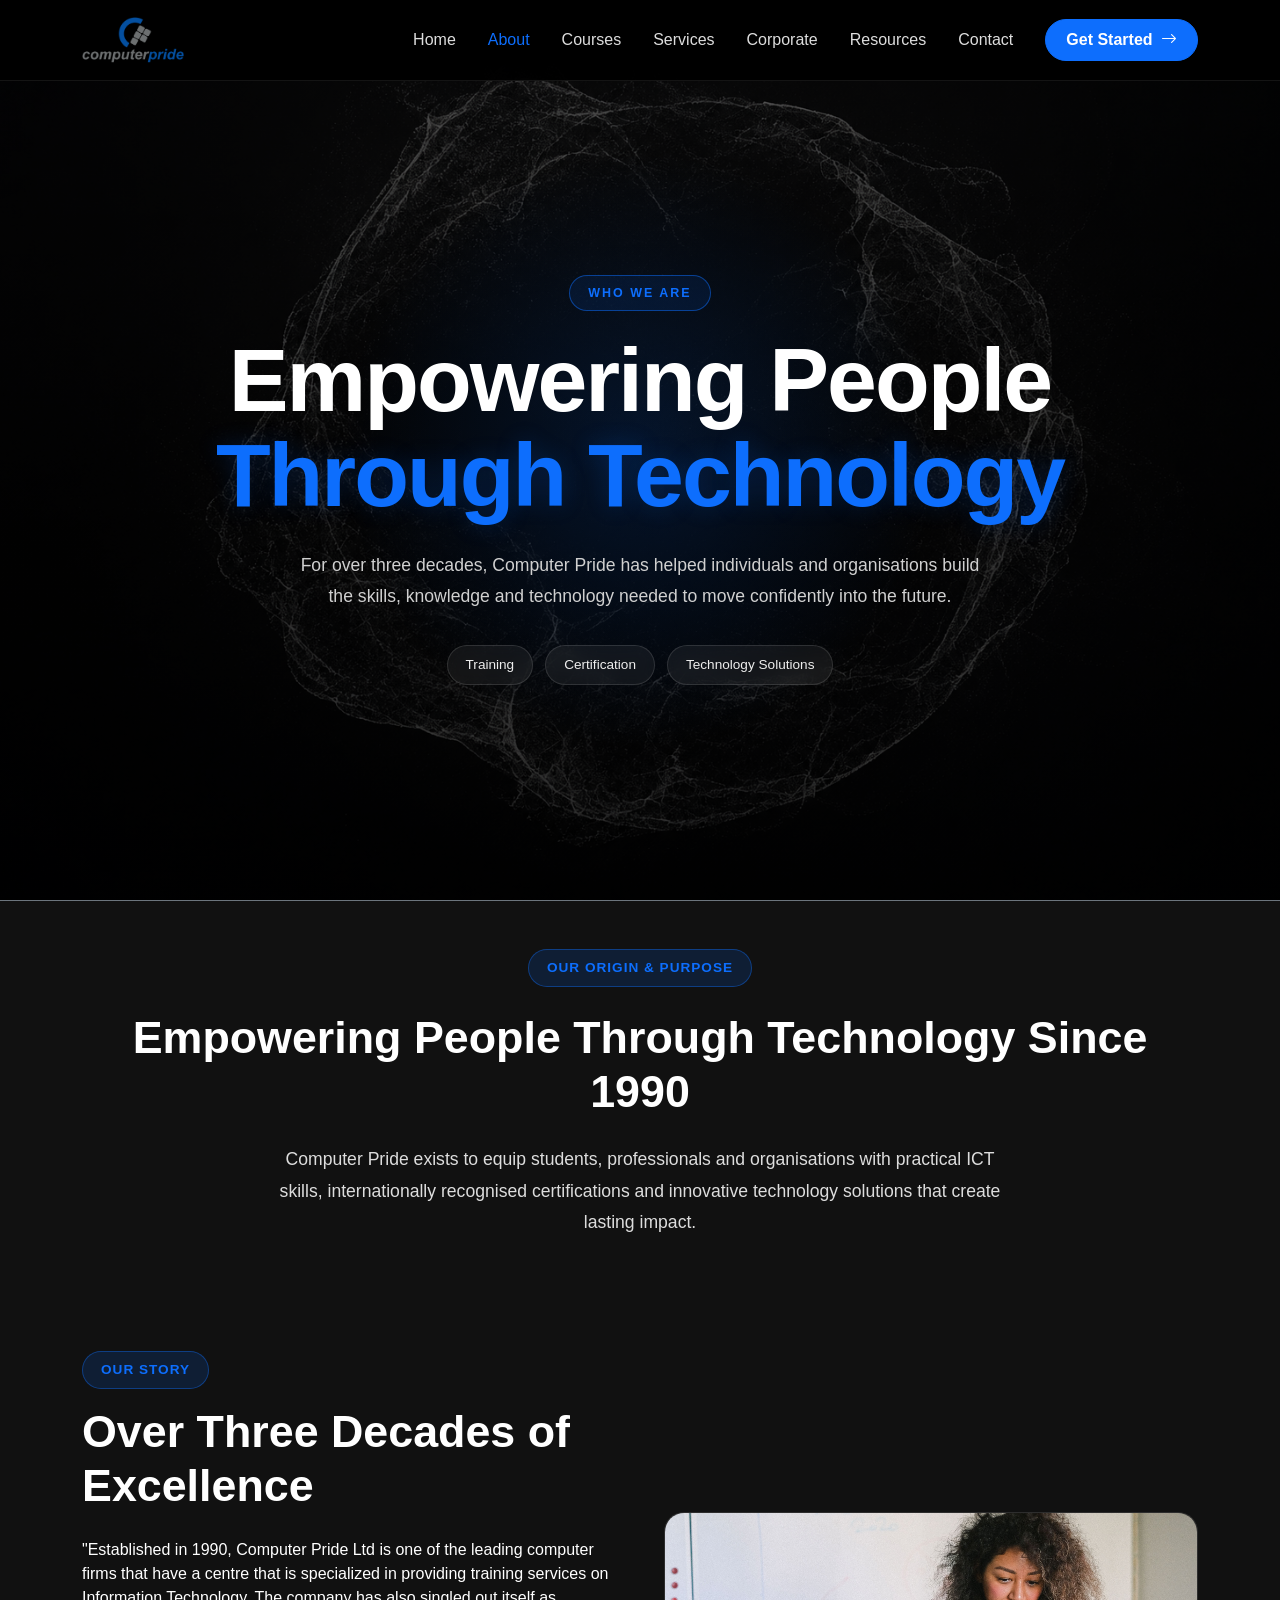
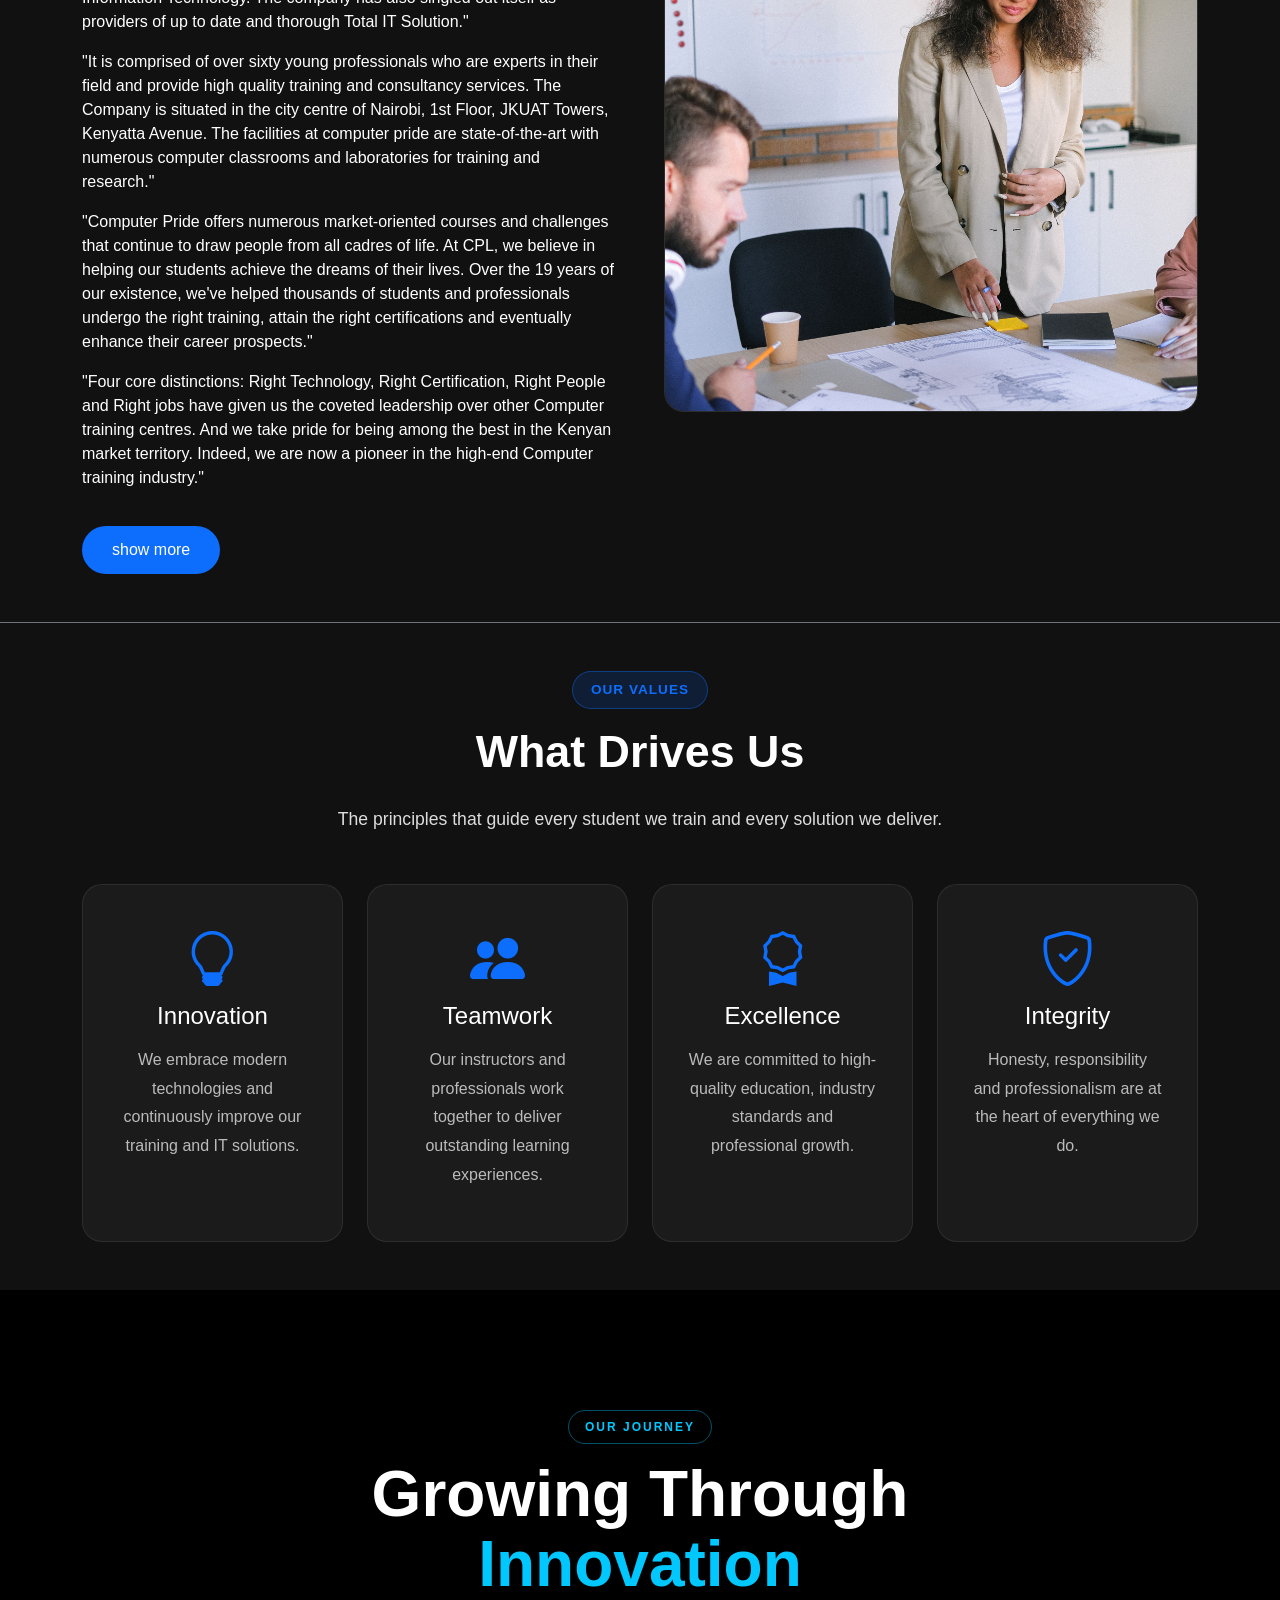
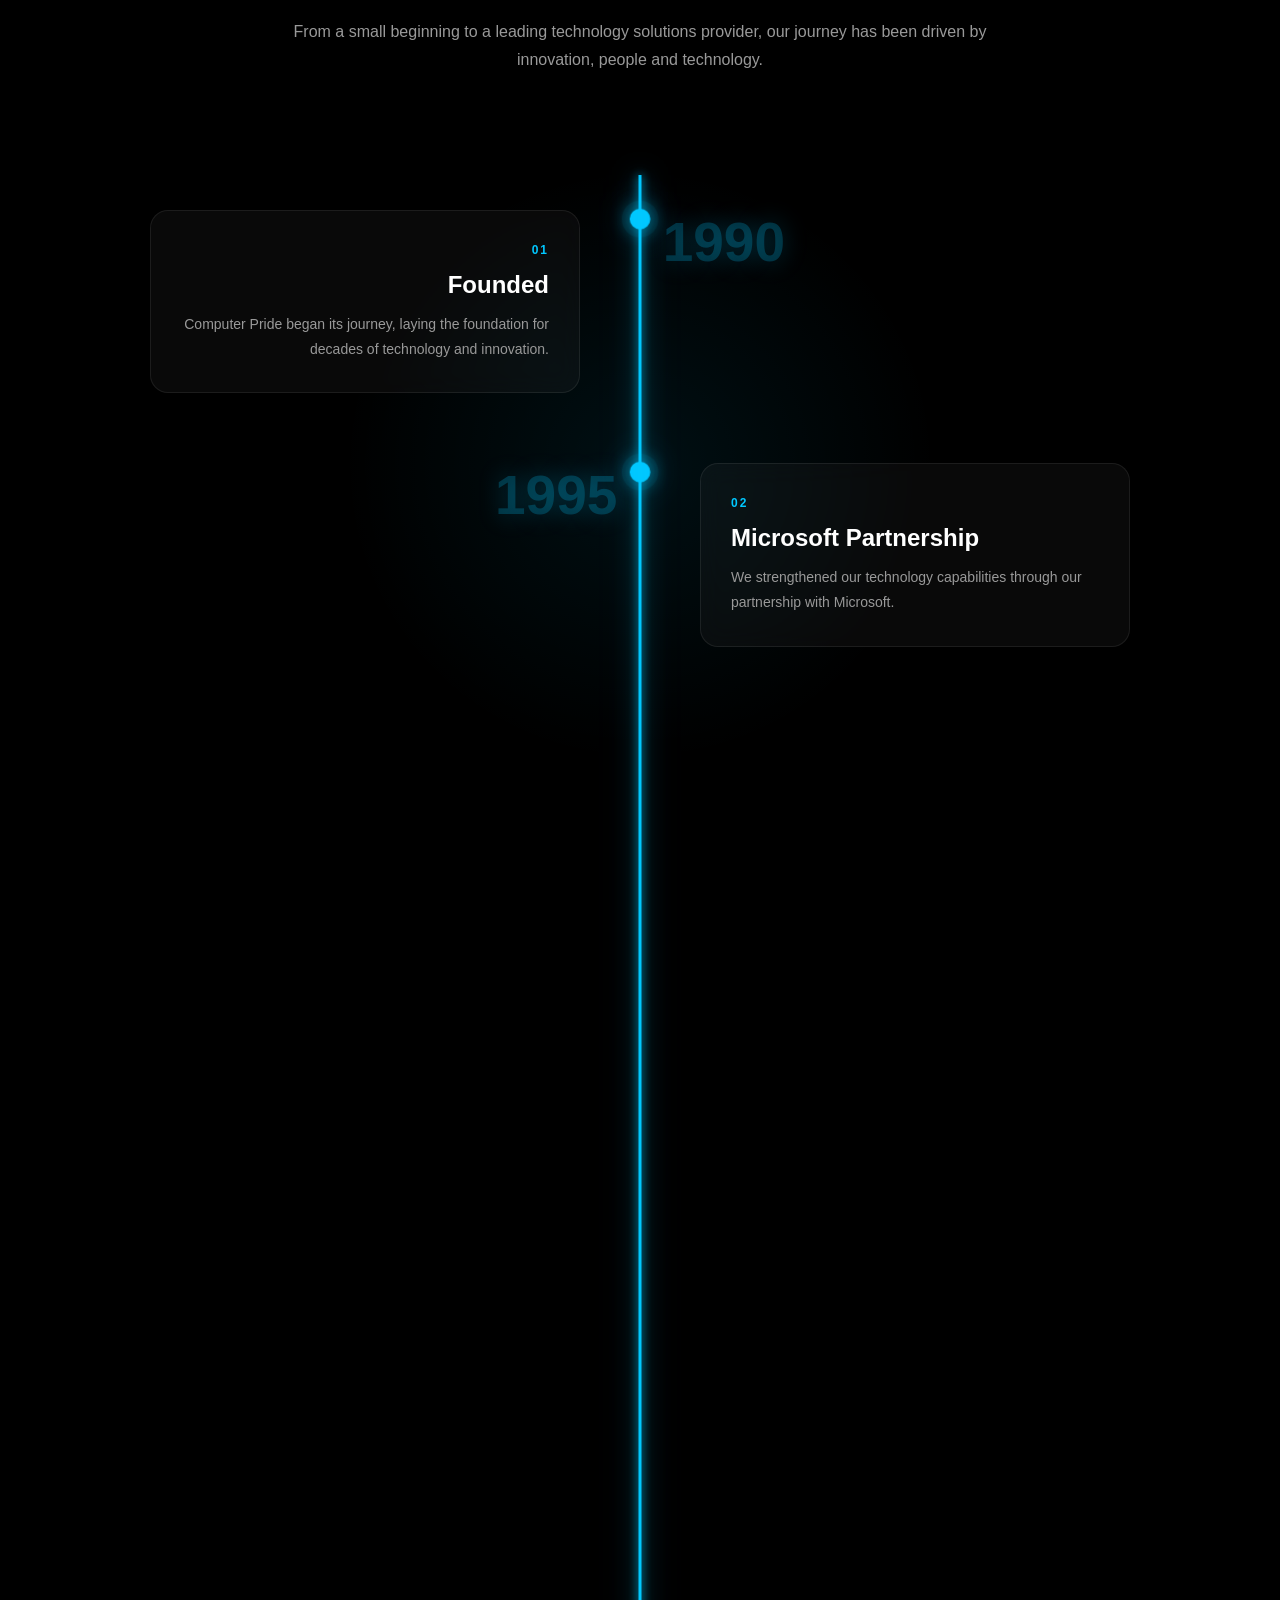
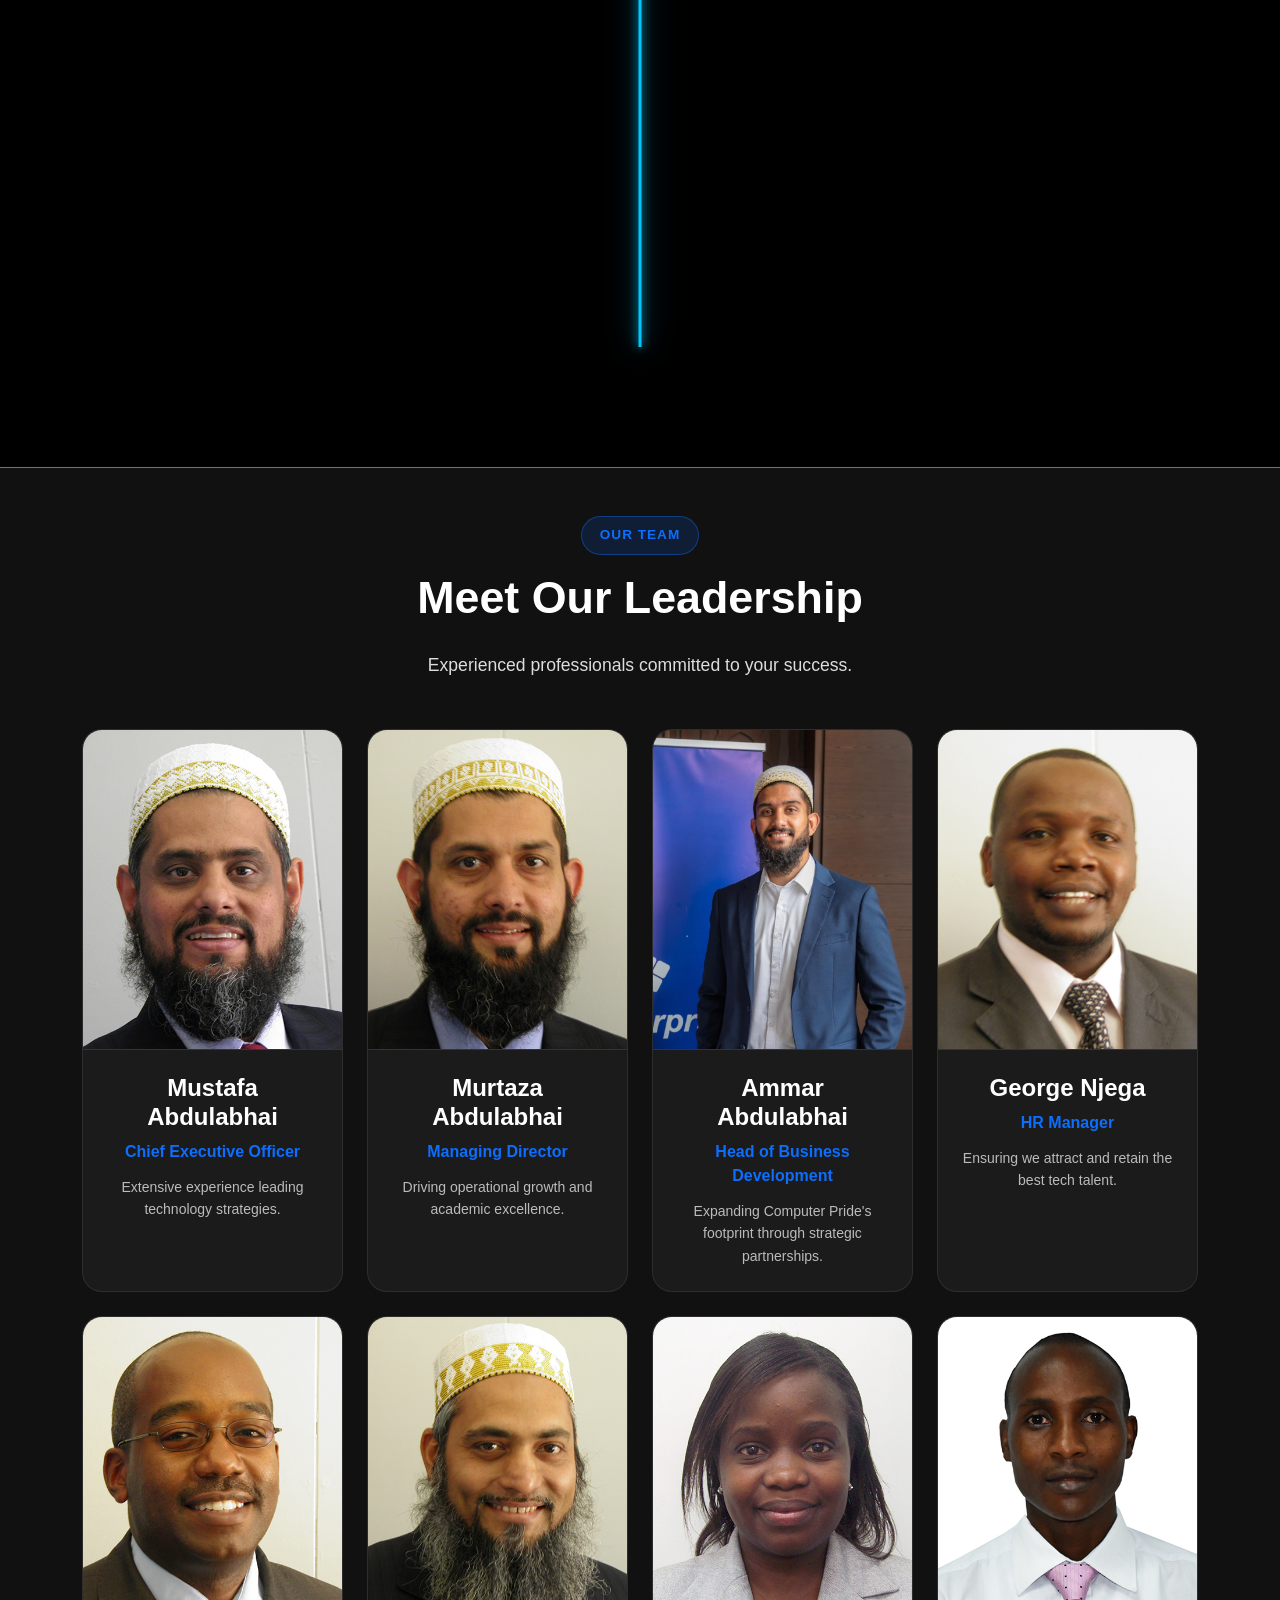
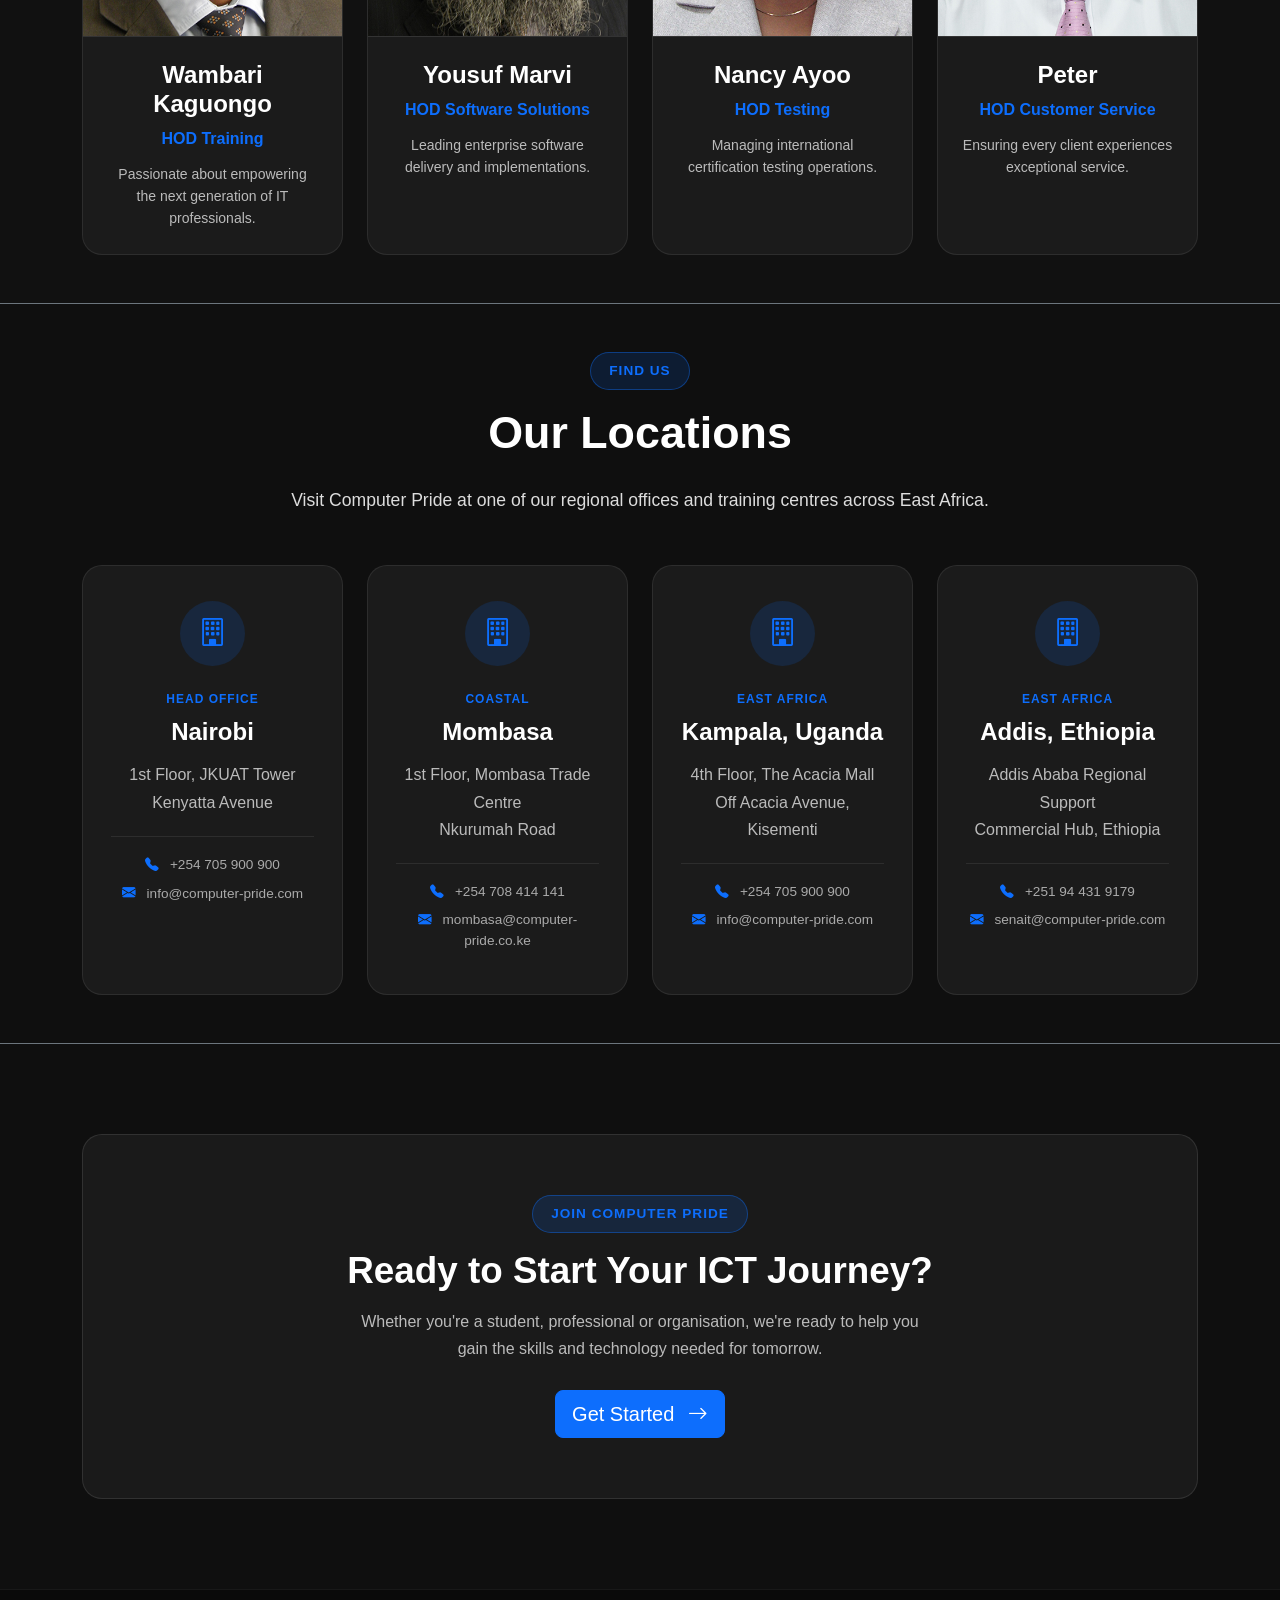
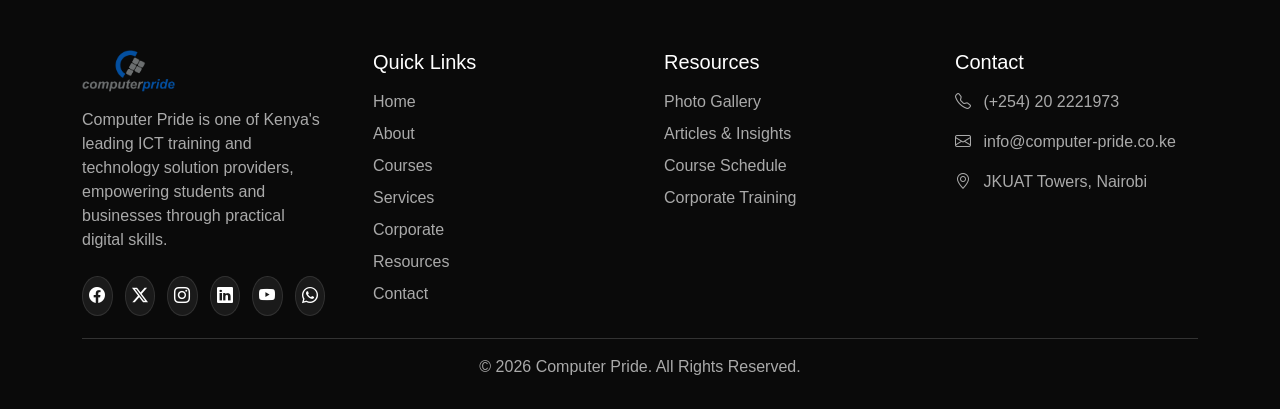
<file: about-us.html>
<!doctype html>
<html lang="en">
  <head>
    <meta charset="utf-8" />
    <meta name="viewport" content="width=device-width, initial-scale=1" />
    <title>About Us - Computer Pride</title>
    <link
      href="https://cdn.jsdelivr.net/npm/bootstrap@5.3.8/dist/css/bootstrap.min.css"
      rel="stylesheet"
      integrity="sha384-sRIl4kxILFvY47J16cr9ZwB07vP4J8+LH7qKQnuqkuIAvNWLzeN8tE5YBujZqJLB"
      crossorigin="anonymous"
    />
    <link
      rel="stylesheet"
      href="https://cdn.jsdelivr.net/npm/bootstrap-icons@1.13.1/font/bootstrap-icons.min.css"
    />
    <link rel="stylesheet" href="style.css" />
  </head>
  <body>
    <div id="particle-bg"></div>

    <!-- Navigation -->
    <nav class="navbar navbar-expand-lg navbar-dark fixed-top">
      <div class="container">
        <a class="navbar-brand" href="index.html">
          <img
            src="photo/logo computer pride.png"
            class="navbar-logo"
            alt="Computer Pride"
          />
        </a>

        <button
          class="navbar-toggler"
          type="button"
          data-bs-toggle="collapse"
          data-bs-target="#mainNav"
          aria-controls="mainNav"
          aria-expanded="false"
          aria-label="Toggle navigation"
        >
          <span class="navbar-toggler-icon"></span>
        </button>

        <div class="collapse navbar-collapse" id="mainNav">
          <ul class="navbar-nav ms-auto align-items-lg-center">
            <li class="nav-item">
              <a class="nav-link" href="index.html">Home</a>
            </li>
            <li class="nav-item">
              <a class="nav-link active" href="about-us.html">About</a>
            </li>
            <li class="nav-item">
              <a class="nav-link" href="courses.html">Courses</a>
            </li>
            <li class="nav-item">
              <a class="nav-link" href="services.html">Services</a>
            </li>
            <li class="nav-item">
              <a class="nav-link" href="corporate.html">Corporate</a>
            </li>
            <li class="nav-item">
              <a class="nav-link" href="resources.html">Resources</a>
            </li>
            <li class="nav-item">
              <a class="nav-link" href="contact-us.html">Contact</a>
            </li>
            <li class="nav-item ms-lg-3 mt-3 mt-lg-0">
              <button
                class="btn btn-primary nav-cta"
                data-bs-toggle="modal"
                data-bs-target="#bookingModal"
              >
                Get Started <i class="bi bi-arrow-right ms-1"></i>
              </button>
            </li>
          </ul>
        </div>
      </div>
    </nav>

    <main id="main-content">
      <!-- About Hero -->
      <section class="about-hero">
        <div class="about-hero-overlay"></div>

        <div class="about-hero-content">
          <span class="about-hero-tag hero-float hero-delay-1">
            WHO WE ARE
          </span>

          <h1 class="about-hero-title hero-float hero-delay-2">
            Empowering People
            <span>Through Technology</span>
          </h1>

          <p class="about-hero-text hero-float hero-delay-3">
            For over three decades, Computer Pride has helped individuals and
            organisations build the skills, knowledge and technology needed to
            move confidently into the future.
          </p>

          <div class="about-hero-highlights hero-float hero-delay-4">
            <span>Training</span>
            <span>Certification</span>
            <span>Technology Solutions</span>
          </div>
        </div>
      </section>

      <!-- About Intro -->
      <section class="about-section py-5 border-top border-secondary">
        <div class="container text-center">
          <span class="about-badge">OUR ORIGIN & PURPOSE</span>
          <h2 class="about-title mt-4">
            Empowering People Through Technology Since 1990
          </h2>
          <p class="about-lead mx-auto max-w-750">
            Computer Pride exists to equip students, professionals and
            organisations with practical ICT skills, internationally recognised
            certifications and innovative technology solutions that create
            lasting impact.
          </p>
        </div>
      </section>

      <!-- Our Story -->
      <section class="about-section py-5">
        <div class="container">
          <div class="row align-items-center g-5">
            <div class="col-lg-6">
              <span class="about-badge">OUR STORY</span>
              <h2 class="about-title mt-3">Over Three Decades of Excellence</h2>
              <p>
                "Established in 1990, Computer Pride Ltd is one of the leading
                computer firms that have a centre that is specialized in
                providing training services on Information Technology. The
                company has also singled out itself as providers of up to date
                and thorough Total IT Solution."
              </p>
              <p>
                "It is comprised of over sixty young professionals who are
                experts in their field and provide high quality training and
                consultancy services. The Company is situated in the city centre
                of Nairobi, 1st Floor, JKUAT Towers, Kenyatta Avenue. The
                facilities at computer pride are state-of-the-art with numerous
                computer classrooms and laboratories for training and research."
              </p>
              <p>
                "Computer Pride offers numerous market-oriented courses and
                challenges that continue to draw people from all cadres of life.
                At CPL, we believe in helping our students achieve the dreams of
                their lives. Over the 19 years of our existence, we've helped
                thousands of students and professionals undergo the right
                training, attain the right certifications and eventually enhance
                their career prospects."
              </p>
              <p>
                "Four core distinctions: Right Technology, Right Certification,
                Right People and Right jobs have given us the coveted leadership
                over other Computer training centres. And we take pride for
                being among the best in the Kenyan market territory. Indeed, we
                are now a pioneer in the high-end Computer training industry."
              </p>
              <div id="showmore-button-demo" class="showmore-button">
                show more
              </div>
            </div>

            <div class="col-lg-6">
              <div class="about-card">
                <img
                  src="photo/gallery project management.jpg"
                  class="img-fluid rounded-4"
                  alt="Computer Pride"
                />
              </div>
            </div>
          </div>
        </div>
      </section>

      <!-- Values -->
      <section class="values-section border-top border-secondary py-5">
        <div class="container">
          <div class="text-center mb-5">
            <span class="about-badge">OUR VALUES</span>
            <h2 class="about-title mt-3">What Drives Us</h2>
            <p class="about-lead mx-auto max-w-700">
              The principles that guide every student we train and every
              solution we deliver.
            </p>
          </div>

          <div class="row g-4">
            <div class="col-lg-3 col-md-6">
              <div class="value-card">
                <i class="bi bi-lightbulb"></i>
                <h4>Innovation</h4>
                <p>
                  We embrace modern technologies and continuously improve our
                  training and IT solutions.
                </p>
              </div>
            </div>

            <div class="col-lg-3 col-md-6">
              <div class="value-card">
                <i class="bi bi-people-fill"></i>
                <h4>Teamwork</h4>
                <p>
                  Our instructors and professionals work together to deliver
                  outstanding learning experiences.
                </p>
              </div>
            </div>

            <div class="col-lg-3 col-md-6">
              <div class="value-card">
                <i class="bi bi-award"></i>
                <h4>Excellence</h4>
                <p>
                  We are committed to high-quality education, industry standards
                  and professional growth.
                </p>
              </div>
            </div>

            <div class="col-lg-3 col-md-6">
              <div class="value-card">
                <i class="bi bi-shield-check"></i>
                <h4>Integrity</h4>
                <p>
                  Honesty, responsibility and professionalism are at the heart
                  of everything we do.
                </p>
              </div>
            </div>
          </div>
        </div>
      </section>

      <!-- Timeline journey -->
      <section class="journey-section" id="journey">
        <div class="container">
          <div class="journey-heading">
            <span class="section-tag">OUR JOURNEY</span>
            <h2>Growing Through <span>Innovation</span></h2>
            <p>
              From a small beginning to a leading technology solutions provider,
              our journey has been driven by innovation, people and technology.
            </p>
          </div>

          <div class="journey-timeline">
            <!-- 1990 -->
            <div class="journey-item">
              <div class="journey-year">1990</div>

              <div class="journey-dot"></div>

              <div class="journey-card">
                <span class="journey-number">01</span>
                <h3>Founded</h3>
                <p>
                  Computer Pride began its journey, laying the foundation for
                  decades of technology and innovation.
                </p>
              </div>
            </div>

            <!-- 1995 -->
            <div class="journey-item">
              <div class="journey-year">1995</div>

              <div class="journey-dot"></div>

              <div class="journey-card">
                <span class="journey-number">02</span>
                <h3>Microsoft Partnership</h3>
                <p>
                  We strengthened our technology capabilities through our
                  partnership with Microsoft.
                </p>
              </div>
            </div>

            <!-- 2002 -->
            <div class="journey-item">
              <div class="journey-year">2002</div>

              <div class="journey-dot"></div>

              <div class="journey-card">
                <span class="journey-number">03</span>
                <h3>Cisco Academy</h3>
                <p>
                  Our commitment to technology education expanded through the
                  establishment of Cisco Academy.
                </p>
              </div>
            </div>

            <!-- 2010 -->
            <div class="journey-item">
              <div class="journey-year">2010</div>

              <div class="journey-dot"></div>

              <div class="journey-card">
                <span class="journey-number">04</span>
                <h3>Enterprise Solutions</h3>
                <p>
                  We expanded our services to deliver powerful technology
                  solutions to organizations and businesses.
                </p>
              </div>
            </div>

            <!-- 2015 -->
            <div class="journey-item">
              <div class="journey-year">2015</div>

              <div class="journey-dot"></div>

              <div class="journey-card">
                <span class="journey-number">05</span>
                <h3>Cloud Services</h3>
                <p>
                  Cloud technology became an important part of our growing
                  portfolio of digital solutions.
                </p>
              </div>
            </div>

            <!-- 2020 -->
            <div class="journey-item">
              <div class="journey-year">2020</div>

              <div class="journey-dot"></div>

              <div class="journey-card">
                <span class="journey-number">06</span>
                <h3>Digital Transformation</h3>
                <p>
                  We continued helping organizations adapt, transform and grow
                  in an increasingly digital world.
                </p>
              </div>
            </div>

            <!-- 2024 -->
            <div class="journey-item">
              <div class="journey-year">2024</div>

              <div class="journey-dot"></div>

              <div class="journey-card">
                <span class="journey-number">07</span>
                <h3>AI &amp; Innovation</h3>
                <p>
                  We embraced artificial intelligence and emerging technologies
                  to shape the future of digital solutions.
                </p>
              </div>
            </div>
          </div>
        </div>
      </section>

      <!-- Team -->
      <section class="team-section border-top border-secondary py-5">
        <div class="container">
          <div class="text-center mb-5">
            <span class="about-badge">OUR TEAM</span>
            <h2 class="about-title mt-3">Meet Our Leadership</h2>
            <p class="about-lead mx-auto max-w-700">
              Experienced professionals committed to your success.
            </p>
          </div>

          <div class="row g-4">
            <!-- Mustafa -->
            <div class="col-xl-3 col-lg-4 col-md-6">
              <div class="team-card">
                <div class="team-image">
                  <img
                    src="photo/mustafa-abdulabhai.jpg"
                    class="img-fluid w-100 h-100 object-fit-cover"
                    alt="Mustafa Abdulabhai"
                  />
                </div>
                <div class="p-4 text-center">
                  <h4>Mustafa Abdulabhai</h4>
                  <p>Chief Executive Officer</p>
                  <small
                    >Extensive experience leading technology strategies.</small
                  >
                </div>
              </div>
            </div>

            <!-- Murtaza -->
            <div class="col-xl-3 col-lg-4 col-md-6">
              <div class="team-card">
                <div class="team-image">
                  <img
                    src="photo/murtaza-abdulabhai.jpg"
                    class="img-fluid w-100 h-100 object-fit-cover"
                    alt="Murtaza Abdulabhai"
                  />
                </div>
                <div class="p-4 text-center">
                  <h4>Murtaza Abdulabhai</h4>
                  <p>Managing Director</p>
                  <small
                    >Driving operational growth and academic excellence.</small
                  >
                </div>
              </div>
            </div>

            <!-- Ammar -->
            <div class="col-xl-3 col-lg-4 col-md-6">
              <div class="team-card">
                <div class="team-image">
                  <img
                    src="photo/ammar-abdulabhai.jpg"
                    class="img-fluid w-100 h-100 object-fit-cover"
                    alt="Ammar Abdulabhai"
                  />
                </div>
                <div class="p-4 text-center">
                  <h4>Ammar Abdulabhai</h4>
                  <p>Head of Business Development</p>
                  <small>
                    Expanding Computer Pride's footprint through strategic
                    partnerships.
                  </small>
                </div>
              </div>
            </div>

            <!-- George -->
            <div class="col-xl-3 col-lg-4 col-md-6">
              <div class="team-card">
                <div class="team-image">
                  <img
                    src="photo/george-njega.jpg"
                    class="img-fluid w-100 h-100 object-fit-cover"
                    alt="George Njega"
                  />
                </div>
                <div class="p-4 text-center">
                  <h4>George Njega</h4>
                  <p>HR Manager</p>
                  <small
                    >Ensuring we attract and retain the best tech talent.</small
                  >
                </div>
              </div>
            </div>

            <!-- Wambari -->
            <div class="col-xl-3 col-lg-4 col-md-6">
              <div class="team-card">
                <div class="team-image">
                  <img
                    src="photo/wambari-kaguongo.jpg"
                    class="img-fluid w-100 h-100 object-fit-cover"
                    alt="Wambari Kaguongo"
                  />
                </div>
                <div class="p-4 text-center">
                  <h4>Wambari Kaguongo</h4>
                  <p>HOD Training</p>
                  <small>
                    Passionate about empowering the next generation of IT
                    professionals.
                  </small>
                </div>
              </div>
            </div>

            <!-- Yousuf -->
            <div class="col-xl-3 col-lg-4 col-md-6">
              <div class="team-card">
                <div class="team-image">
                  <img
                    src="photo/yousuf-marvi.jpg"
                    class="img-fluid w-100 h-100 object-fit-cover"
                    alt="Yousuf Marvi"
                  />
                </div>
                <div class="p-4 text-center">
                  <h4>Yousuf Marvi</h4>
                  <p>HOD Software Solutions</p>
                  <small>
                    Leading enterprise software delivery and implementations.
                  </small>
                </div>
              </div>
            </div>

            <!-- Nancy -->
            <div class="col-xl-3 col-lg-4 col-md-6">
              <div class="team-card">
                <div class="team-image">
                  <img
                    src="photo/nancy-ayoo.jpg"
                    class="img-fluid w-100 h-100 object-fit-cover"
                    alt="Nancy Ayoo"
                  />
                </div>
                <div class="p-4 text-center">
                  <h4>Nancy Ayoo</h4>
                  <p>HOD Testing</p>
                  <small>
                    Managing international certification testing operations.
                  </small>
                </div>
              </div>
            </div>

            <!-- Peter -->
            <div class="col-xl-3 col-lg-4 col-md-6">
              <div class="team-card">
                <div class="team-image">
                  <img
                    src="photo/peter.jpg"
                    class="img-fluid w-100 h-100 object-fit-cover"
                    alt="Peter"
                  />
                </div>
                <div class="p-4 text-center">
                  <h4>Peter</h4>
                  <p>HOD Customer Service</p>
                  <small>
                    Ensuring every client experiences exceptional service.
                  </small>
                </div>
              </div>
            </div>
          </div>
        </div>
      </section>

      <!-- Our Locations -->
      <section class="locations-section border-top border-secondary py-5">
        <div class="container">
          <div class="text-center mb-5">
            <span class="about-badge">FIND US</span>
            <h2 class="about-title mt-3">Our Locations</h2>
            <p class="about-lead mx-auto max-w-700">
              Visit Computer Pride at one of our regional offices and training
              centres across East Africa.
            </p>
          </div>

          <div class="row g-4">
            <!-- Nairobi -->
            <div class="col-lg-3 col-md-6">
              <div class="location-card">
                <div class="location-icon">
                  <i class="bi bi-building"></i>
                </div>

                <span class="location-label">HEAD OFFICE</span>

                <h4>Nairobi</h4>

                <p>
                  1st Floor, JKUAT Tower<br />
                  Kenyatta Avenue
                </p>

                <div class="location-contact">
                  <p>
                    <i class="bi bi-telephone-fill"></i>
                    +254 705 900 900
                  </p>

                  <p>
                    <i class="bi bi-envelope-fill"></i>
                    info@computer-pride.com
                  </p>
                </div>
              </div>
            </div>

            <!-- Mombasa -->
            <div class="col-lg-3 col-md-6">
              <div class="location-card">
                <div class="location-icon">
                  <i class="bi bi-building"></i>
                </div>

                <span class="location-label">COASTAL</span>

                <h4>Mombasa</h4>

                <p>
                  1st Floor, Mombasa Trade Centre<br />
                  Nkurumah Road
                </p>

                <div class="location-contact">
                  <p>
                    <i class="bi bi-telephone-fill"></i>
                    +254 708 414 141
                  </p>

                  <p>
                    <i class="bi bi-envelope-fill"></i>
                    mombasa@computer-pride.co.ke
                  </p>
                </div>
              </div>
            </div>

            <!-- Kampala -->
            <div class="col-lg-3 col-md-6">
              <div class="location-card">
                <div class="location-icon">
                  <i class="bi bi-building"></i>
                </div>

                <span class="location-label">EAST AFRICA</span>

                <h4>Kampala, Uganda</h4>

                <p>
                  4th Floor, The Acacia Mall<br />
                  Off Acacia Avenue, Kisementi
                </p>

                <div class="location-contact">
                  <p>
                    <i class="bi bi-telephone-fill"></i>
                    +254 705 900 900
                  </p>

                  <p>
                    <i class="bi bi-envelope-fill"></i>
                    info@computer-pride.com
                  </p>
                </div>
              </div>
            </div>

            <!-- Addis Ababa -->
            <div class="col-lg-3 col-md-6">
              <div class="location-card">
                <div class="location-icon">
                  <i class="bi bi-building"></i>
                </div>

                <span class="location-label">EAST AFRICA</span>

                <h4>Addis, Ethiopia</h4>

                <p>
                  Addis Ababa Regional Support<br />
                  Commercial Hub, Ethiopia
                </p>

                <div class="location-contact">
                  <p>
                    <i class="bi bi-telephone-fill"></i>
                    +251 94 431 9179
                  </p>

                  <p>
                    <i class="bi bi-envelope-fill"></i>
                    senait@computer-pride.com
                  </p>
                </div>
              </div>
            </div>
          </div>
        </div>
      </section>

      <!-- CTA -->
      <section class="cta-section border-top border-secondary">
        <div class="container">
          <div class="cta-box text-center">
            <span class="about-badge mb-3">JOIN COMPUTER PRIDE</span>
            <h2>Ready to Start Your ICT Journey?</h2>
            <p>
              Whether you're a student, professional or organisation, we're
              ready to help you gain the skills and technology needed for
              tomorrow.
            </p>
            <a href="contact-us.html" class="btn btn-primary btn-lg">
              Get Started
              <i class="bi bi-arrow-right ms-2"></i>
            </a>
          </div>
        </div>
      </section>
    </main>

    <!-- FOOTER -->
    <footer class="site-footer">
      <div class="container">
        <div class="row g-5">
          <div class="col-lg-3 col-md-6">
            <img
              src="photo/logo computer pride.png"
              alt="Computer Pride"
              class="footer-logo mb-3"
            />
            <p>
              Computer Pride is one of Kenya's leading ICT training and
              technology solution providers, empowering students and businesses
              through practical digital skills.
            </p>
            <div class="social-icons mt-4">
              <a
                href="https://www.facebook.com/ComputerPrideKenya"
                target="_blank"
                aria-label="Facebook"
              >
                <i class="bi bi-facebook"></i>
              </a>
              <a
                href="https://twitter.com/ComputerPrideKE"
                target="_blank"
                aria-label="Twitter"
              >
                <i class="bi bi-twitter-x"></i>
              </a>
              <a
                href="https://www.instagram.com/computerprideke/"
                target="_blank"
                aria-label="Instagram"
              >
                <i class="bi bi-instagram"></i>
              </a>
              <a
                href="https://ke.linkedin.com/company/computer-pride-limited"
                target="_blank"
                aria-label="LinkedIn"
              >
                <i class="bi bi-linkedin"></i>
              </a>
              <a
                href="https://www.youtube.com/@computerprideke"
                target="_blank"
                aria-label="YouTube"
              >
                <i class="bi bi-youtube"></i>
              </a>
              <a
                href="https://wa.me/254733793604?text=Hello%20Computer%20Pride%2C%20I%20found%20your%20website%20and%20I%20would%20like%20to%20know%20more%20about%20your%20ICT%20training%20and%20technology%20services."
                target="_blank"
                aria-label="WhatsApp"
              >
                <i class="bi bi-whatsapp"></i>
              </a>
            </div>
          </div>

          <div class="col-lg-3 col-md-6">
            <h5>Quick Links</h5>
            <ul class="footer-links">
              <li><a href="index.html">Home</a></li>
              <li><a href="about-us.html">About</a></li>
              <li><a href="courses.html">Courses</a></li>
              <li><a href="services.html">Services</a></li>
              <li><a href="corporate.html">Corporate</a></li>
              <li><a href="resources.html">Resources</a></li>
              <li><a href="contact-us.html">Contact</a></li>
            </ul>
          </div>

          <div class="col-lg-3 col-md-6">
            <h5>Resources</h5>
            <ul class="footer-links">
              <li><a href="resources.html#gallery">Photo Gallery</a></li>
              <li><a href="articles.html">Articles & Insights</a></li>
              <li><a href="courses.html">Course Schedule</a></li>
              <li><a href="corporate.html">Corporate Training</a></li>
            </ul>
          </div>

          <div class="col-lg-3 col-md-6">
            <h5>Contact</h5>
            <p><i class="bi bi-telephone me-2"></i> (+254) 20 2221973</p>
            <p><i class="bi bi-envelope me-2"></i> info@computer-pride.co.ke</p>
            <p>
              <i class="bi bi-geo-alt me-2"></i>
              <a
                href="https://maps.google.com/?q=JKUAT+Towers+Kenyatta+Avenue+Nairobi"
                target="_blank"
                class="footer-map-link"
              >
                JKUAT Towers, Nairobi
              </a>
            </p>
          </div>
        </div>

        <hr />
        <div class="text-center">
          © 2026 Computer Pride. All Rights Reserved.
        </div>
      </div>
    </footer>

    <!-- BOOKING MODAL -->
    <div
      class="modal fade"
      id="bookingModal"
      tabindex="-1"
      aria-labelledby="bookingModalLabel"
      aria-hidden="true"
    >
      <div class="modal-dialog modal-dialog-centered">
        <div class="modal-content bg-dark text-white border-secondary">
          <form action="add-booking.php" method="POST">
            <div class="modal-header border-secondary">
              <h5 class="modal-title" id="bookingModalLabel">
                Book a Training Session
              </h5>
              <button
                type="button"
                class="btn-close btn-close-white"
                data-bs-dismiss="modal"
              ></button>
            </div>

            <div class="modal-body">
              <div class="mb-3">
                <label class="form-label">Full Name</label>
                <input
                  type="text"
                  name="fullname"
                  class="form-control bg-dark text-white border-secondary"
                  required
                />
              </div>

              <div class="mb-3">
                <label class="form-label">Email Address</label>
                <input
                  type="email"
                  name="email"
                  class="form-control bg-dark text-white border-secondary"
                  required
                />
              </div>

              <div class="mb-3">
                <label class="form-label">Phone Number</label>
                <input
                  type="tel"
                  name="phone"
                  class="form-control bg-dark text-white border-secondary"
                  required
                />
              </div>

              <div class="mb-3">
                <label class="form-label">Select Course</label>
                <select
                  name="course"
                  class="form-select bg-dark text-white border-secondary"
                  required
                >
                  <option value="" selected disabled>Choose a course...</option>
                  <option value="Programming">Programming</option>
                  <option value="Networking">Networking</option>
                  <option value="Cyber Security">Cyber Security</option>
                  <option value="Data Science">Data Science & AI</option>
                  <option value="Cloud Computing">Cloud Computing</option>
                </select>
              </div>

              <div class="row">
                <div class="col-md-6 mb-3">
                  <label class="form-label">Preferred Date</label>
                  <input
                    type="date"
                    name="preferred_date"
                    class="form-control bg-dark text-white border-secondary"
                    required
                  />
                </div>
                <div class="col-md-6 mb-3">
                  <label class="form-label">Preferred Time</label>
                  <select
                    name="preferred_time"
                    class="form-select bg-dark text-white border-secondary"
                    required
                  >
                    <option value="Morning">Morning</option>
                    <option value="Afternoon">Afternoon</option>
                    <option value="Evening">Evening</option>
                  </select>
                </div>
              </div>
            </div>

            <div class="modal-footer border-secondary">
              <button
                type="button"
                class="btn btn-secondary"
                data-bs-dismiss="modal"
              >
                Close
              </button>
              <button type="submit" class="btn btn-primary">
                Confirm Booking
              </button>
            </div>
          </form>
        </div>
      </div>
    </div>

    <script
      src="https://cdn.jsdelivr.net/npm/bootstrap@5.3.8/dist/js/bootstrap.bundle.min.js"
      integrity="sha384-FKyoEForCGlyvwx9Hj09JcYn3nv7wiPVlz7YYwJrVf..."
      crossorigin="anonymous"
    ></script>

    <script>
      document.addEventListener("DOMContentLoaded", function () {
        const timeline = document.querySelector(".journey-timeline");
        const items = document.querySelectorAll(".journey-item");

        if (!timeline || !items.length) return;

        const observer = new IntersectionObserver(
          function (entries) {
            entries.forEach(function (entry) {
              if (entry.isIntersecting) {
                timeline.classList.add("active");

                items.forEach(function (item, index) {
                  setTimeout(function () {
                    item.classList.add("show");
                  }, index * 650);
                });

                observer.unobserve(timeline);
              }
            });
          },
          {
            threshold: 0.15,
          },
        );

        observer.observe(timeline);
      });
    </script>
  </body>
</html>
</file>
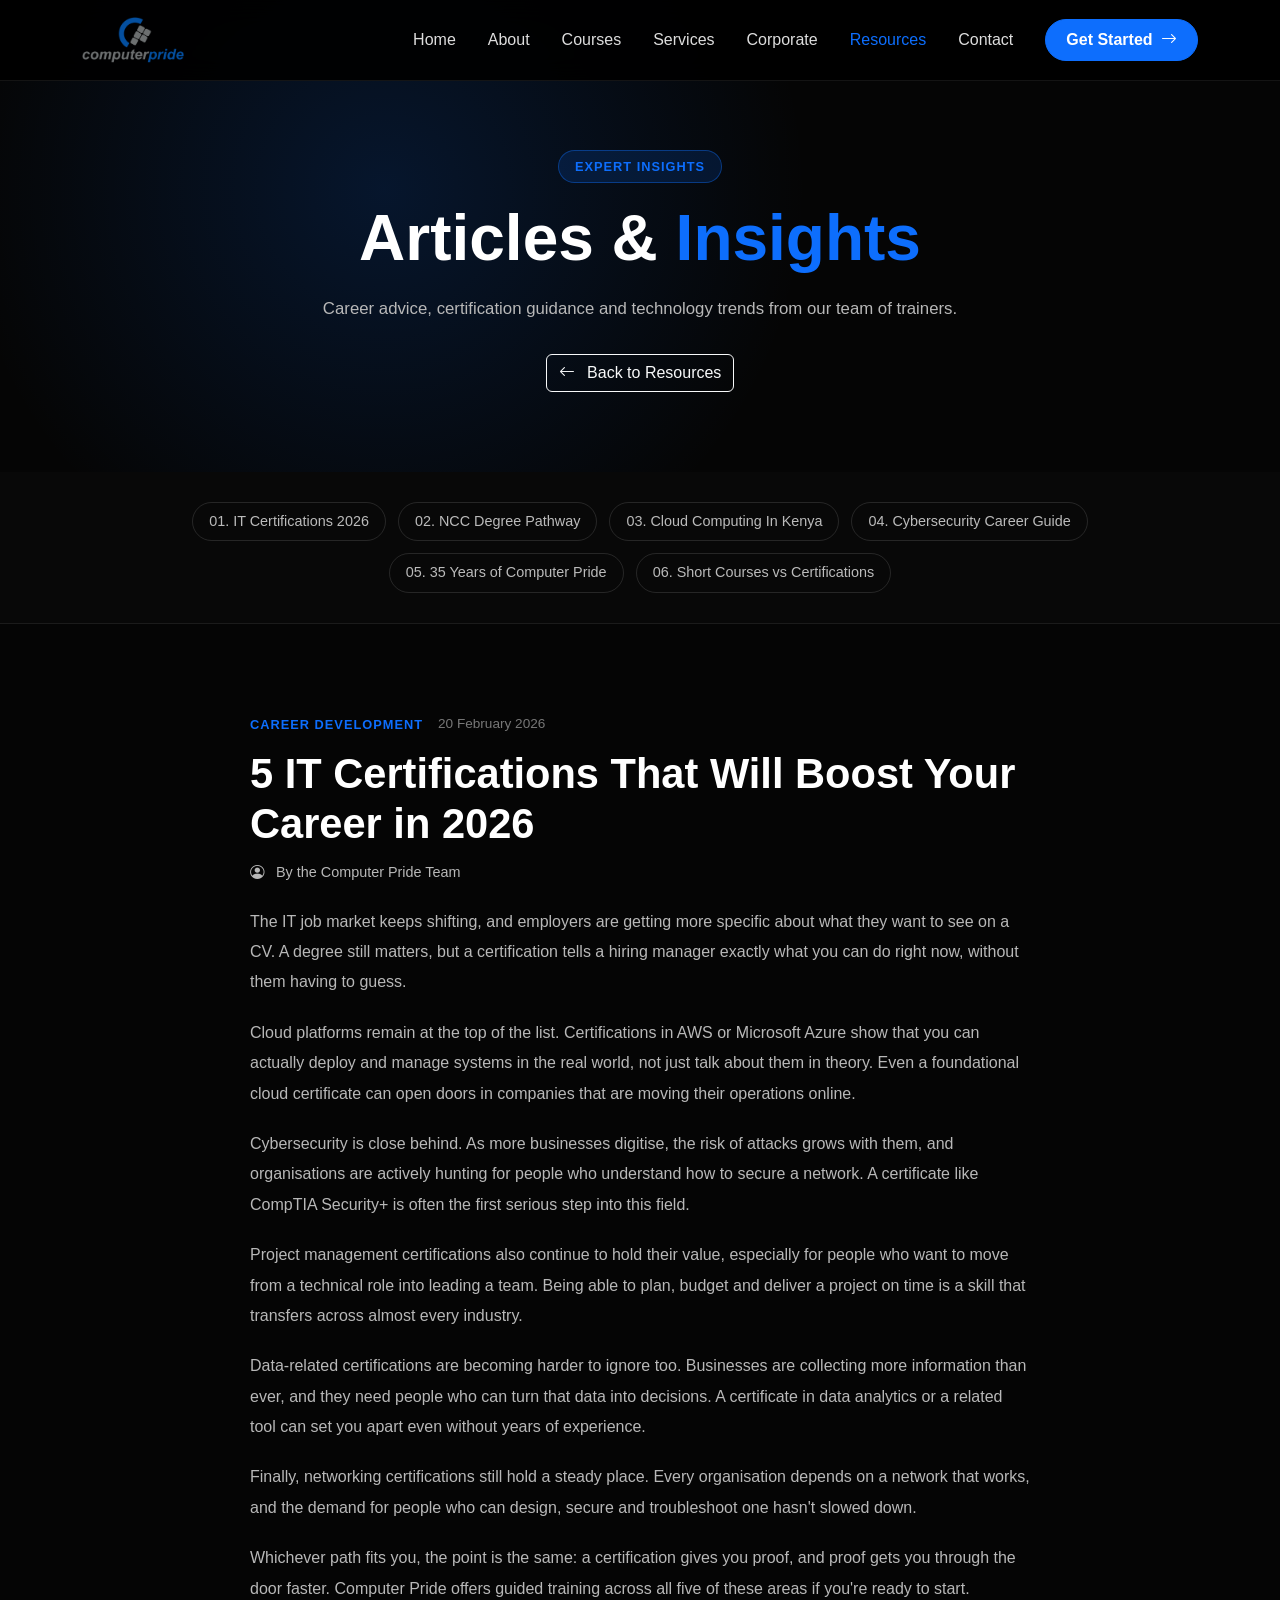
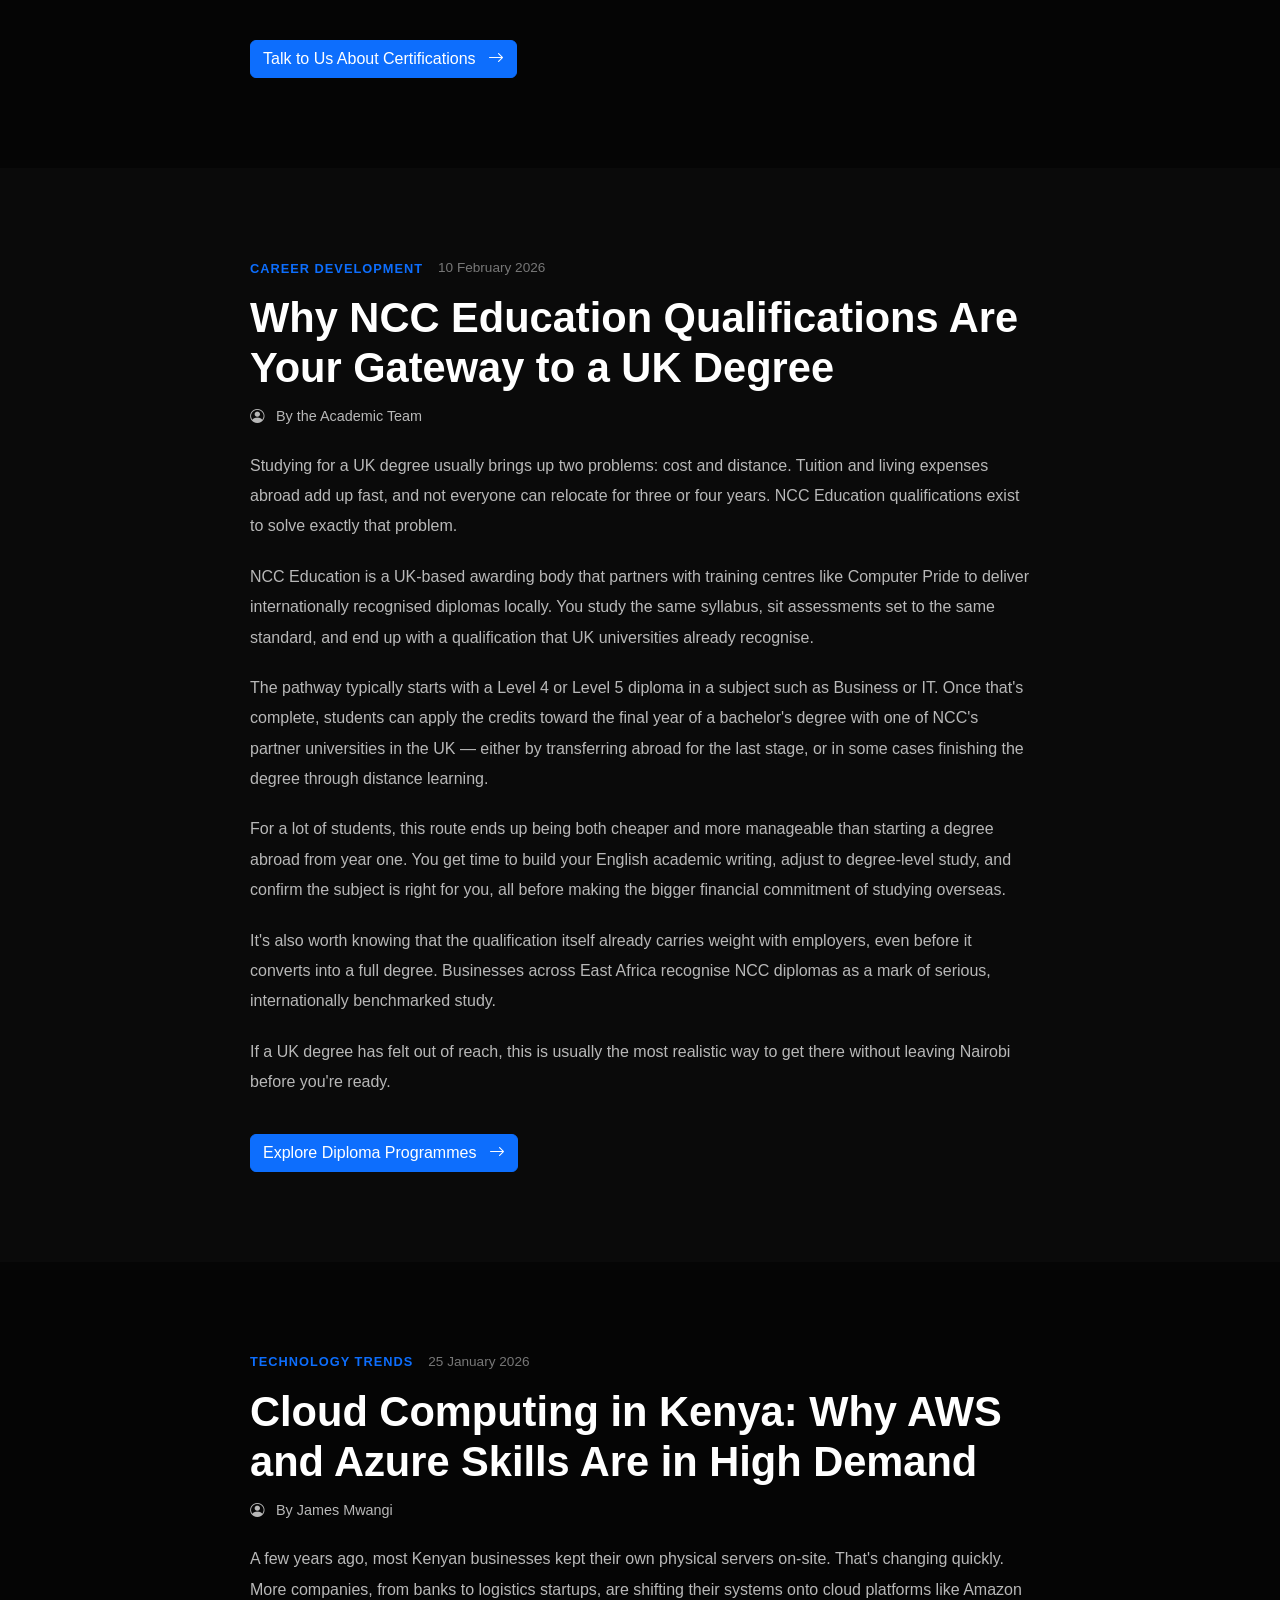
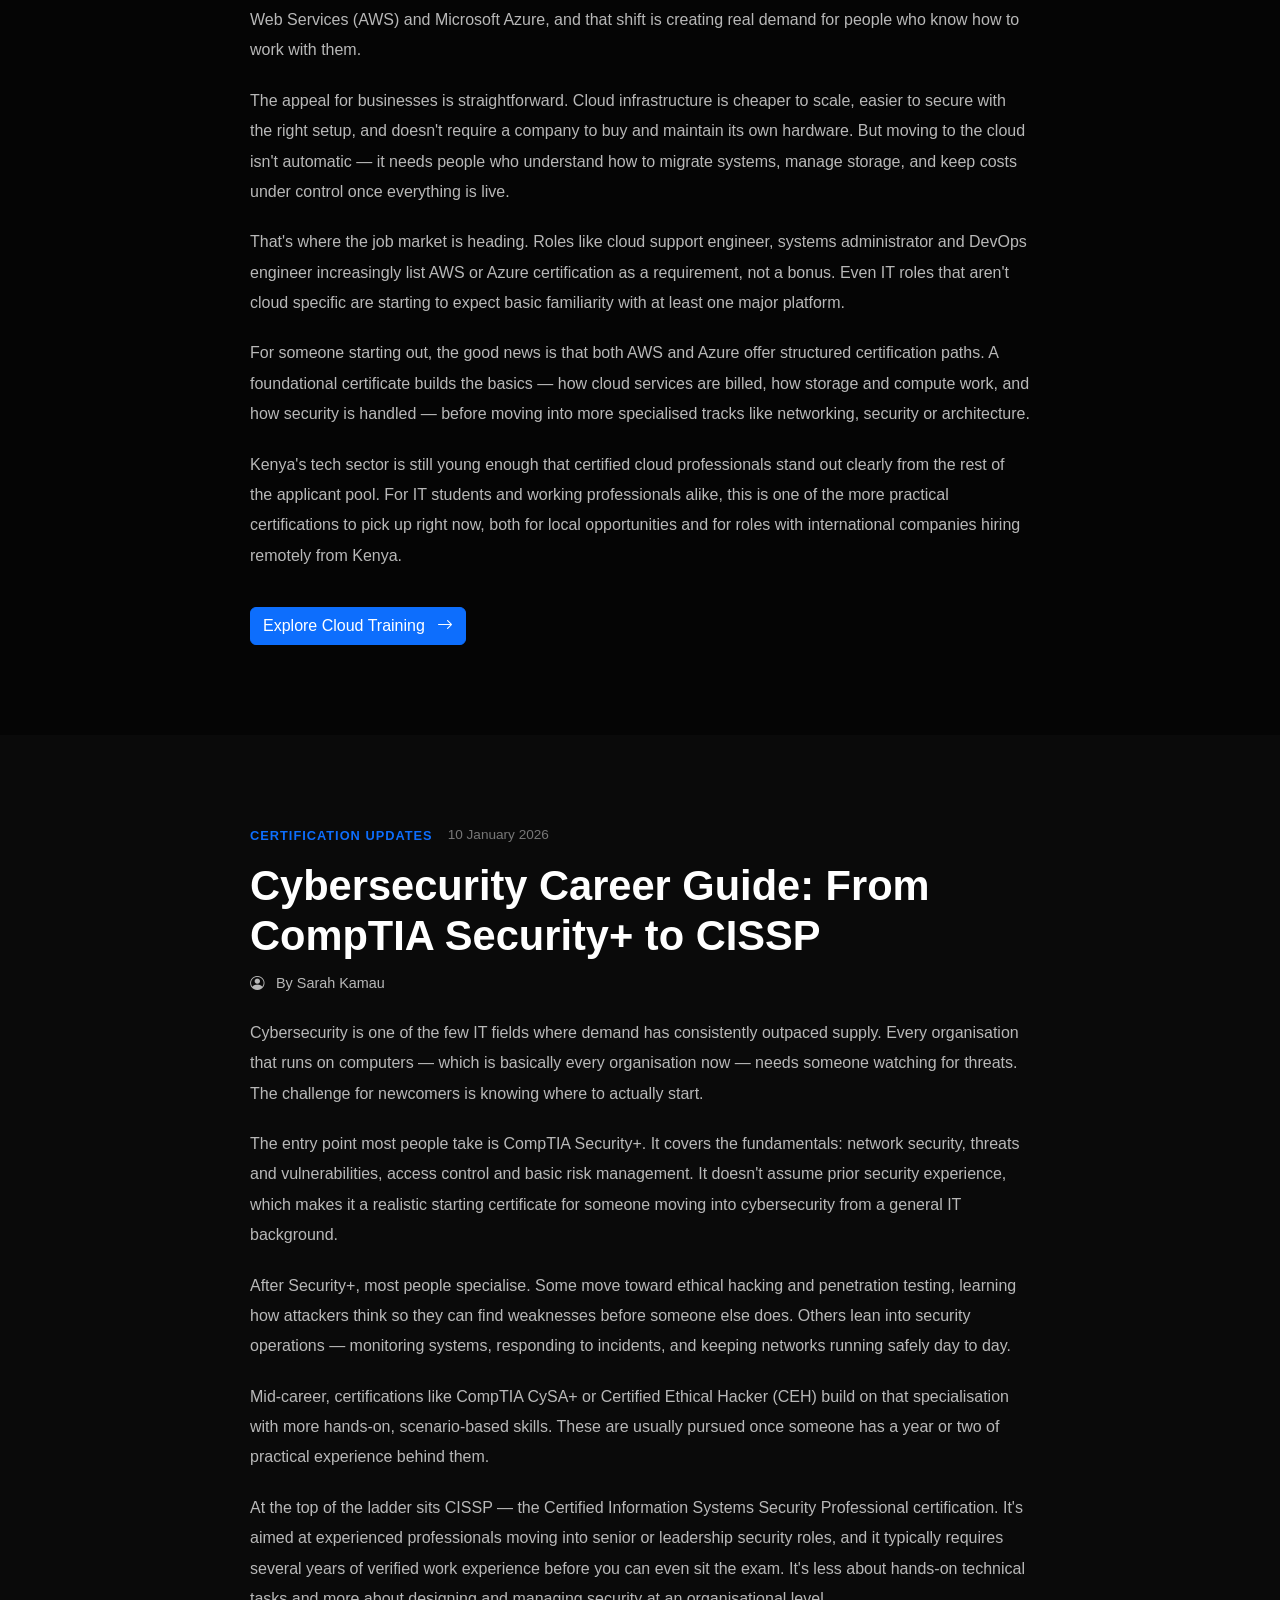
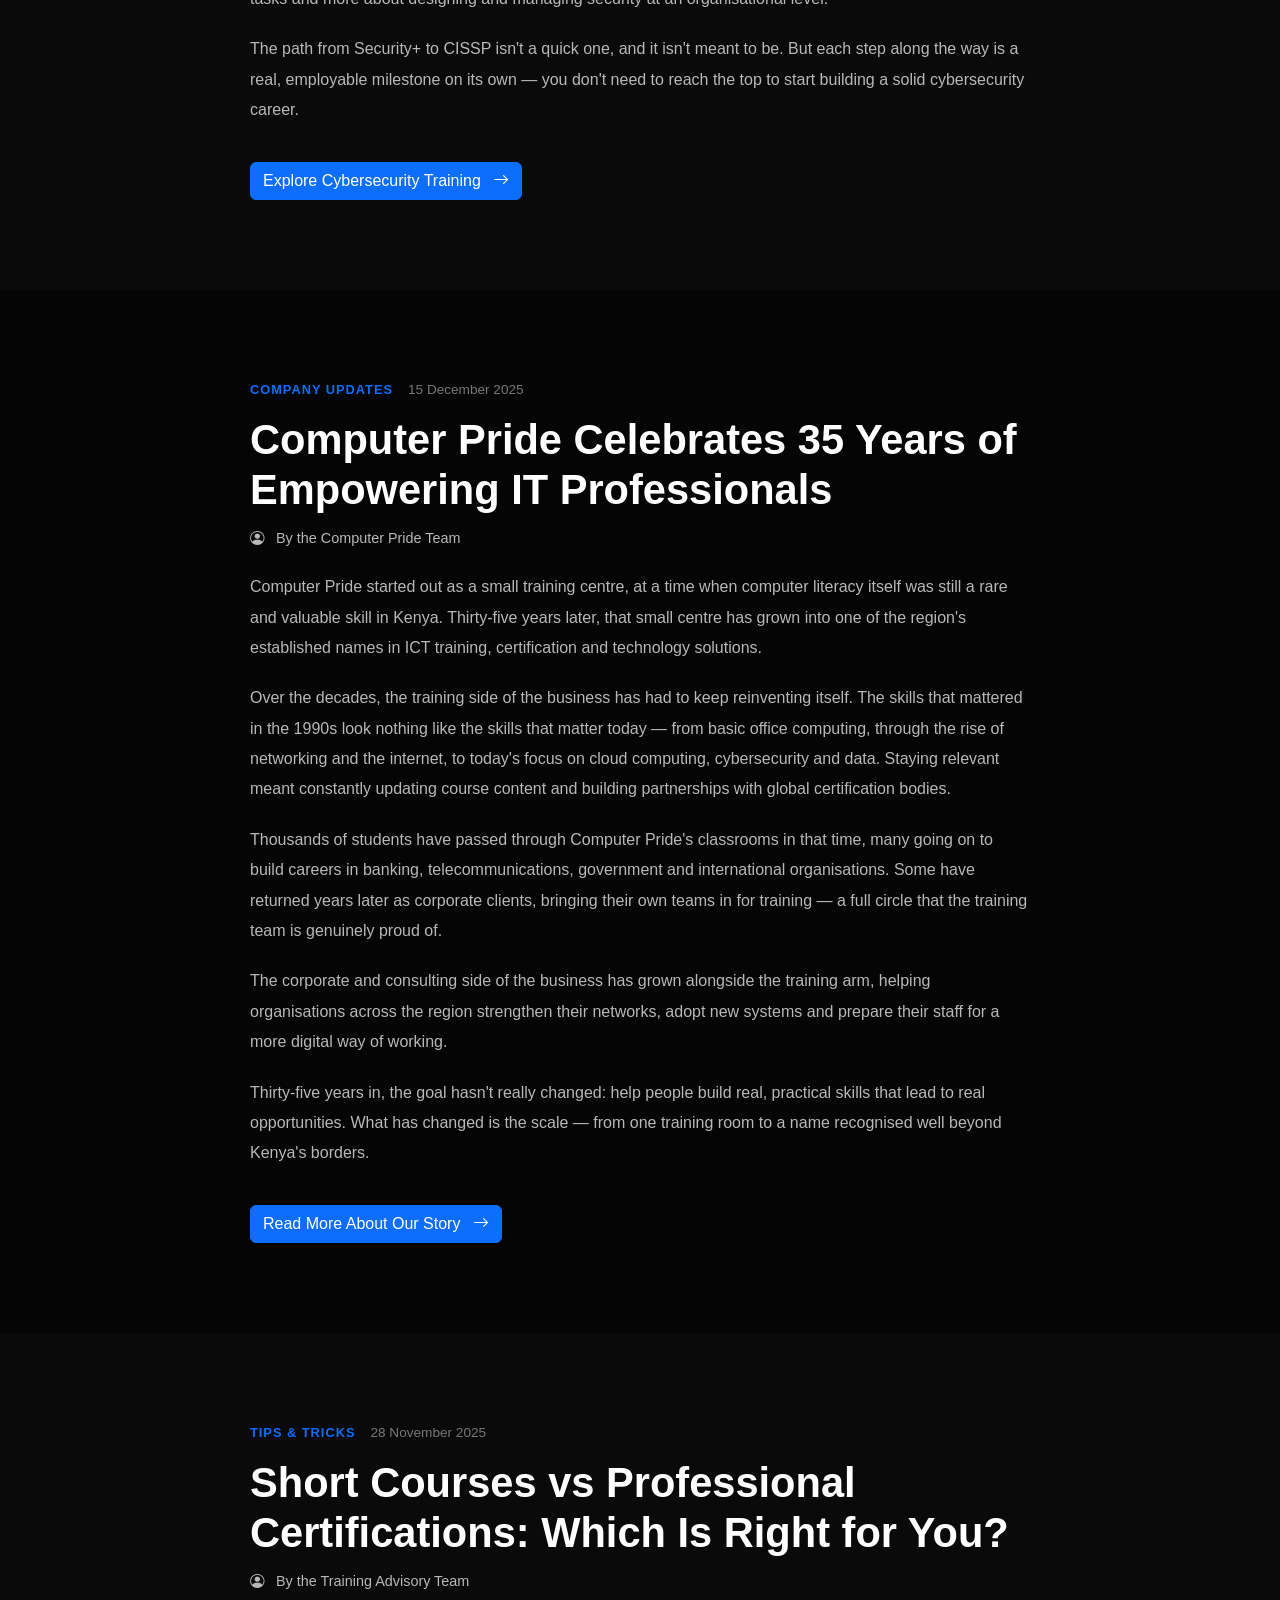
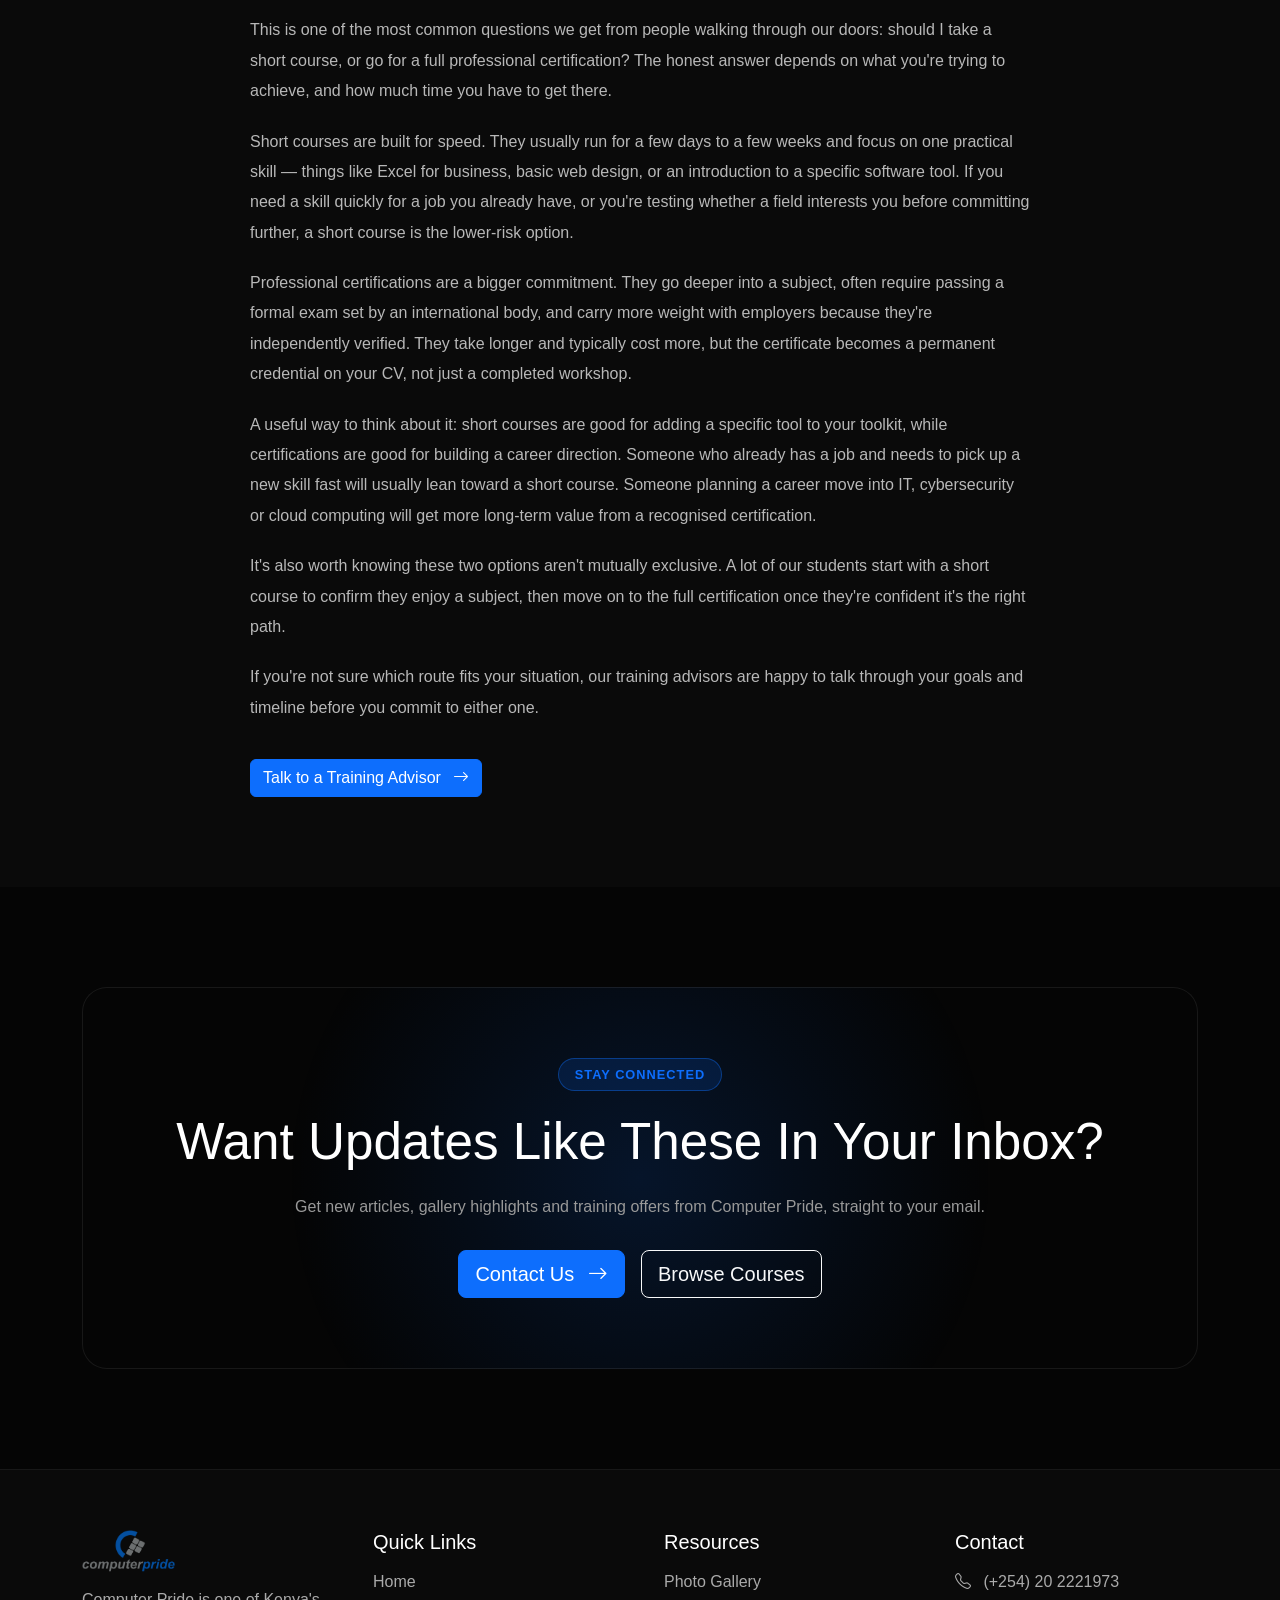
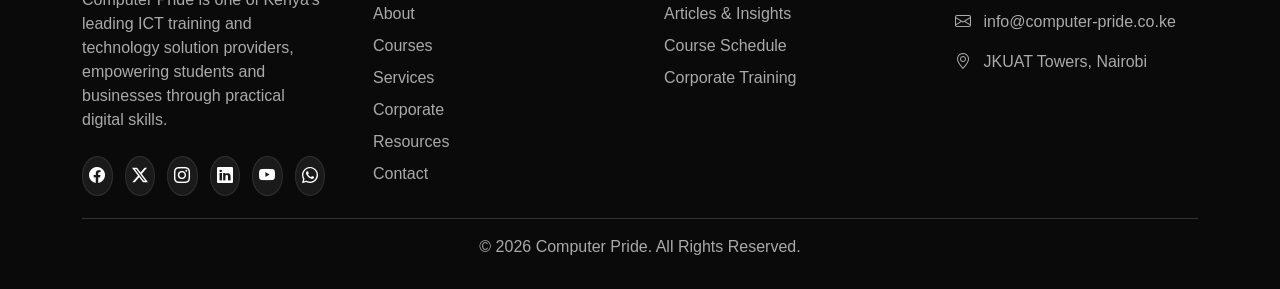
<file: articles.html>
<!doctype html>
<html lang="en">
  <head>
    <meta charset="utf-8" />
    <meta name="viewport" content="width=device-width, initial-scale=1" />

    <title>Computer Pride - Articles & Insights</title>

    <!-- Bootstrap -->
    <link
      href="https://cdn.jsdelivr.net/npm/bootstrap@5.3.8/dist/css/bootstrap.min.css"
      rel="stylesheet"
      integrity="sha384-sRIl4kxILFvY47J16cr9ZwB07vP4J8+LH7qKQnuqkuIAvNWLzeN8tE5YBujZqJLB"
      crossorigin="anonymous"
    />

    <!-- Bootstrap Icons -->
    <link
      rel="stylesheet"
      href="https://cdn.jsdelivr.net/npm/bootstrap-icons@1.13.1/font/bootstrap-icons.min.css"
    />

    <!-- Main Website CSS -->
    <link rel="stylesheet" href="style.css" />
  </head>

  <body>
    <!-- ========== NAVBAR ========== -->
    <nav class="navbar navbar-expand-lg navbar-dark fixed-top">
      <div class="container">
        <a class="navbar-brand" href="index.html">
          <img
            src="photo/logo computer pride.png"
            class="navbar-logo"
            alt="Computer Pride"
          />
        </a>

        <button
          class="navbar-toggler"
          type="button"
          data-bs-toggle="collapse"
          data-bs-target="#mainNav"
          aria-controls="mainNav"
          aria-expanded="false"
          aria-label="Toggle navigation"
        >
          <span class="navbar-toggler-icon"></span>
        </button>

        <div class="collapse navbar-collapse" id="mainNav">
          <ul class="navbar-nav ms-auto align-items-lg-center">
            <li class="nav-item">
              <a class="nav-link" href="index.html">Home</a>
            </li>

            <li class="nav-item">
              <a class="nav-link" href="about-us.html">About</a>
            </li>

            <li class="nav-item">
              <a class="nav-link" href="courses.html">Courses</a>
            </li>

            <li class="nav-item">
              <a class="nav-link" href="services.html">Services</a>
            </li>

            <li class="nav-item">
              <a class="nav-link" href="corporate.html">Corporate</a>
            </li>

            <li class="nav-item">
              <a class="nav-link active" href="resources.html">Resources</a>
            </li>

            <li class="nav-item">
              <a class="nav-link" href="contact-us.html">Contact</a>
            </li>

            <li class="nav-item ms-lg-3 mt-3 mt-lg-0">
              <button
                class="btn btn-primary nav-cta"
                data-bs-toggle="modal"
                data-bs-target="#bookingModal"
              >
                Get Started
                <i class="bi bi-arrow-right ms-1"></i>
              </button>
            </li>
          </ul>
        </div>
      </div>
    </nav>

    <main>
      <!-- ========== ARTICLES HERO ========== -->
      <section class="resources-hero article-hero">
        <div class="container">
          <div class="resources-hero-content">
            <span class="section-badge">EXPERT INSIGHTS</span>

            <h1 class="resources-hero-title">
              Articles & <span>Insights</span>
            </h1>

            <p class="resources-hero-text">
              Career advice, certification guidance and technology trends from
              our team of trainers.
            </p>

            <div class="resources-hero-buttons">
              <a href="resources.html#articles" class="btn btn-outline-light">
                <i class="bi bi-arrow-left me-2"></i>
                Back to Resources
              </a>
            </div>
          </div>
        </div>
      </section>

      <!-- ========== ARTICLE INDEX ========== -->
      <section class="article-index">
        <div class="container">
          <div class="article-index-list">
            <a href="#it-certifications-2026">01. IT Certifications 2026</a>
            <a href="#ncc-degree-pathway">02. NCC Degree Pathway</a>
            <a href="#cloud-computing-kenya">03. Cloud Computing In Kenya</a>
            <a href="#cybersecurity-career-guide"
              >04. Cybersecurity Career Guide</a
            >
            <a href="#computer-pride-35-years"
              >05. 35 Years of Computer Pride</a
            >
            <a href="#short-courses-vs-certifications"
              >06. Short Courses vs Certifications</a
            >
          </div>
        </div>
      </section>

      <!-- ========== ARTICLE 1 ========== -->
      <section class="article-full" id="it-certifications-2026">
        <div class="container">
          <div class="article-full-inner">
            <div class="article-card-meta">
              <span class="article-tag">Career Development</span>
              <span class="article-date">20 February 2026</span>
            </div>

            <h2>5 IT Certifications That Will Boost Your Career in 2026</h2>

            <p class="article-full-author">
              <i class="bi bi-person-circle me-2"></i>
              By the Computer Pride Team
            </p>

            <p>
              The IT job market keeps shifting, and employers are getting more
              specific about what they want to see on a CV. A degree still
              matters, but a certification tells a hiring manager exactly what
              you can do right now, without them having to guess.
            </p>

            <p>
              Cloud platforms remain at the top of the list. Certifications in
              AWS or Microsoft Azure show that you can actually deploy and
              manage systems in the real world, not just talk about them in
              theory. Even a foundational cloud certificate can open doors in
              companies that are moving their operations online.
            </p>

            <p>
              Cybersecurity is close behind. As more businesses digitise, the
              risk of attacks grows with them, and organisations are actively
              hunting for people who understand how to secure a network. A
              certificate like CompTIA Security+ is often the first serious step
              into this field.
            </p>

            <p>
              Project management certifications also continue to hold their
              value, especially for people who want to move from a technical
              role into leading a team. Being able to plan, budget and deliver a
              project on time is a skill that transfers across almost every
              industry.
            </p>

            <p>
              Data-related certifications are becoming harder to ignore too.
              Businesses are collecting more information than ever, and they
              need people who can turn that data into decisions. A certificate
              in data analytics or a related tool can set you apart even without
              years of experience.
            </p>

            <p>
              Finally, networking certifications still hold a steady place.
              Every organisation depends on a network that works, and the demand
              for people who can design, secure and troubleshoot one hasn't
              slowed down.
            </p>

            <p>
              Whichever path fits you, the point is the same: a certification
              gives you proof, and proof gets you through the door faster.
              Computer Pride offers guided training across all five of these
              areas if you're ready to start.
            </p>

            <a href="corporate.html" class="btn btn-primary mt-3">
              Talk to Us About Certifications
              <i class="bi bi-arrow-right ms-2"></i>
            </a>
          </div>
        </div>
      </section>

      <!-- ========== ARTICLE 2 ========== -->
      <section class="article-full article-full-alt" id="ncc-degree-pathway">
        <div class="container">
          <div class="article-full-inner">
            <div class="article-card-meta">
              <span class="article-tag">Career Development</span>
              <span class="article-date">10 February 2026</span>
            </div>

            <h2>
              Why NCC Education Qualifications Are Your Gateway to a UK Degree
            </h2>

            <p class="article-full-author">
              <i class="bi bi-person-circle me-2"></i>
              By the Academic Team
            </p>

            <p>
              Studying for a UK degree usually brings up two problems: cost and
              distance. Tuition and living expenses abroad add up fast, and not
              everyone can relocate for three or four years. NCC Education
              qualifications exist to solve exactly that problem.
            </p>

            <p>
              NCC Education is a UK-based awarding body that partners with
              training centres like Computer Pride to deliver internationally
              recognised diplomas locally. You study the same syllabus, sit
              assessments set to the same standard, and end up with a
              qualification that UK universities already recognise.
            </p>

            <p>
              The pathway typically starts with a Level 4 or Level 5 diploma in
              a subject such as Business or IT. Once that's complete, students
              can apply the credits toward the final year of a bachelor's degree
              with one of NCC's partner universities in the UK — either by
              transferring abroad for the last stage, or in some cases finishing
              the degree through distance learning.
            </p>

            <p>
              For a lot of students, this route ends up being both cheaper and
              more manageable than starting a degree abroad from year one. You
              get time to build your English academic writing, adjust to
              degree-level study, and confirm the subject is right for you, all
              before making the bigger financial commitment of studying
              overseas.
            </p>

            <p>
              It's also worth knowing that the qualification itself already
              carries weight with employers, even before it converts into a full
              degree. Businesses across East Africa recognise NCC diplomas as a
              mark of serious, internationally benchmarked study.
            </p>

            <p>
              If a UK degree has felt out of reach, this is usually the most
              realistic way to get there without leaving Nairobi before you're
              ready.
            </p>

            <a href="courses.html" class="btn btn-primary mt-3">
              Explore Diploma Programmes
              <i class="bi bi-arrow-right ms-2"></i>
            </a>
          </div>
        </div>
      </section>

      <!-- ========== ARTICLE 3 ========== -->
      <section class="article-full" id="cloud-computing-kenya">
        <div class="container">
          <div class="article-full-inner">
            <div class="article-card-meta">
              <span class="article-tag">Technology Trends</span>
              <span class="article-date">25 January 2026</span>
            </div>

            <h2>
              Cloud Computing in Kenya: Why AWS and Azure Skills Are in High
              Demand
            </h2>

            <p class="article-full-author">
              <i class="bi bi-person-circle me-2"></i>
              By James Mwangi
            </p>

            <p>
              A few years ago, most Kenyan businesses kept their own physical
              servers on-site. That's changing quickly. More companies, from
              banks to logistics startups, are shifting their systems onto cloud
              platforms like Amazon Web Services (AWS) and Microsoft Azure, and
              that shift is creating real demand for people who know how to work
              with them.
            </p>

            <p>
              The appeal for businesses is straightforward. Cloud infrastructure
              is cheaper to scale, easier to secure with the right setup, and
              doesn't require a company to buy and maintain its own hardware.
              But moving to the cloud isn't automatic — it needs people who
              understand how to migrate systems, manage storage, and keep costs
              under control once everything is live.
            </p>

            <p>
              That's where the job market is heading. Roles like cloud support
              engineer, systems administrator and DevOps engineer increasingly
              list AWS or Azure certification as a requirement, not a bonus.
              Even IT roles that aren't cloud specific are starting to expect
              basic familiarity with at least one major platform.
            </p>

            <p>
              For someone starting out, the good news is that both AWS and Azure
              offer structured certification paths. A foundational certificate
              builds the basics — how cloud services are billed, how storage and
              compute work, and how security is handled — before moving into
              more specialised tracks like networking, security or architecture.
            </p>

            <p>
              Kenya's tech sector is still young enough that certified cloud
              professionals stand out clearly from the rest of the applicant
              pool. For IT students and working professionals alike, this is one
              of the more practical certifications to pick up right now, both
              for local opportunities and for roles with international companies
              hiring remotely from Kenya.
            </p>

            <a href="courses.html" class="btn btn-primary mt-3">
              Explore Cloud Training
              <i class="bi bi-arrow-right ms-2"></i>
            </a>
          </div>
        </div>
      </section>

      <!-- ========== ARTICLE 4 ========== -->
      <section
        class="article-full article-full-alt"
        id="cybersecurity-career-guide"
      >
        <div class="container">
          <div class="article-full-inner">
            <div class="article-card-meta">
              <span class="article-tag">Certification Updates</span>
              <span class="article-date">10 January 2026</span>
            </div>

            <h2>Cybersecurity Career Guide: From CompTIA Security+ to CISSP</h2>

            <p class="article-full-author">
              <i class="bi bi-person-circle me-2"></i>
              By Sarah Kamau
            </p>

            <p>
              Cybersecurity is one of the few IT fields where demand has
              consistently outpaced supply. Every organisation that runs on
              computers — which is basically every organisation now — needs
              someone watching for threats. The challenge for newcomers is
              knowing where to actually start.
            </p>

            <p>
              The entry point most people take is CompTIA Security+. It covers
              the fundamentals: network security, threats and vulnerabilities,
              access control and basic risk management. It doesn't assume prior
              security experience, which makes it a realistic starting
              certificate for someone moving into cybersecurity from a general
              IT background.
            </p>

            <p>
              After Security+, most people specialise. Some move toward ethical
              hacking and penetration testing, learning how attackers think so
              they can find weaknesses before someone else does. Others lean
              into security operations — monitoring systems, responding to
              incidents, and keeping networks running safely day to day.
            </p>

            <p>
              Mid-career, certifications like CompTIA CySA+ or Certified Ethical
              Hacker (CEH) build on that specialisation with more hands-on,
              scenario-based skills. These are usually pursued once someone has
              a year or two of practical experience behind them.
            </p>

            <p>
              At the top of the ladder sits CISSP — the Certified Information
              Systems Security Professional certification. It's aimed at
              experienced professionals moving into senior or leadership
              security roles, and it typically requires several years of
              verified work experience before you can even sit the exam. It's
              less about hands-on technical tasks and more about designing and
              managing security at an organisational level.
            </p>

            <p>
              The path from Security+ to CISSP isn't a quick one, and it isn't
              meant to be. But each step along the way is a real, employable
              milestone on its own — you don't need to reach the top to start
              building a solid cybersecurity career.
            </p>

            <a href="courses.html" class="btn btn-primary mt-3">
              Explore Cybersecurity Training
              <i class="bi bi-arrow-right ms-2"></i>
            </a>
          </div>
        </div>
      </section>

      <!-- ========== ARTICLE 5 ========== -->
      <section class="article-full" id="computer-pride-35-years">
        <div class="container">
          <div class="article-full-inner">
            <div class="article-card-meta">
              <span class="article-tag">Company Updates</span>
              <span class="article-date">15 December 2025</span>
            </div>

            <h2>
              Computer Pride Celebrates 35 Years of Empowering IT Professionals
            </h2>

            <p class="article-full-author">
              <i class="bi bi-person-circle me-2"></i>
              By the Computer Pride Team
            </p>

            <p>
              Computer Pride started out as a small training centre, at a time
              when computer literacy itself was still a rare and valuable skill
              in Kenya. Thirty-five years later, that small centre has grown
              into one of the region's established names in ICT training,
              certification and technology solutions.
            </p>

            <p>
              Over the decades, the training side of the business has had to
              keep reinventing itself. The skills that mattered in the 1990s
              look nothing like the skills that matter today — from basic office
              computing, through the rise of networking and the internet, to
              today's focus on cloud computing, cybersecurity and data. Staying
              relevant meant constantly updating course content and building
              partnerships with global certification bodies.
            </p>

            <p>
              Thousands of students have passed through Computer Pride's
              classrooms in that time, many going on to build careers in
              banking, telecommunications, government and international
              organisations. Some have returned years later as corporate
              clients, bringing their own teams in for training — a full circle
              that the training team is genuinely proud of.
            </p>

            <p>
              The corporate and consulting side of the business has grown
              alongside the training arm, helping organisations across the
              region strengthen their networks, adopt new systems and prepare
              their staff for a more digital way of working.
            </p>

            <p>
              Thirty-five years in, the goal hasn't really changed: help people
              build real, practical skills that lead to real opportunities. What
              has changed is the scale — from one training room to a name
              recognised well beyond Kenya's borders.
            </p>

            <a href="about-us.html" class="btn btn-primary mt-3">
              Read More About Our Story
              <i class="bi bi-arrow-right ms-2"></i>
            </a>
          </div>
        </div>
      </section>

      <!-- ========== ARTICLE 6 ========== -->
      <section
        class="article-full article-full-alt"
        id="short-courses-vs-certifications"
      >
        <div class="container">
          <div class="article-full-inner">
            <div class="article-card-meta">
              <span class="article-tag">Tips & Tricks</span>
              <span class="article-date">28 November 2025</span>
            </div>

            <h2>
              Short Courses vs Professional Certifications: Which Is Right for
              You?
            </h2>

            <p class="article-full-author">
              <i class="bi bi-person-circle me-2"></i>
              By the Training Advisory Team
            </p>

            <p>
              This is one of the most common questions we get from people
              walking through our doors: should I take a short course, or go for
              a full professional certification? The honest answer depends on
              what you're trying to achieve, and how much time you have to get
              there.
            </p>

            <p>
              Short courses are built for speed. They usually run for a few days
              to a few weeks and focus on one practical skill — things like
              Excel for business, basic web design, or an introduction to a
              specific software tool. If you need a skill quickly for a job you
              already have, or you're testing whether a field interests you
              before committing further, a short course is the lower-risk
              option.
            </p>

            <p>
              Professional certifications are a bigger commitment. They go
              deeper into a subject, often require passing a formal exam set by
              an international body, and carry more weight with employers
              because they're independently verified. They take longer and
              typically cost more, but the certificate becomes a permanent
              credential on your CV, not just a completed workshop.
            </p>

            <p>
              A useful way to think about it: short courses are good for adding
              a specific tool to your toolkit, while certifications are good for
              building a career direction. Someone who already has a job and
              needs to pick up a new skill fast will usually lean toward a short
              course. Someone planning a career move into IT, cybersecurity or
              cloud computing will get more long-term value from a recognised
              certification.
            </p>

            <p>
              It's also worth knowing these two options aren't mutually
              exclusive. A lot of our students start with a short course to
              confirm they enjoy a subject, then move on to the full
              certification once they're confident it's the right path.
            </p>

            <p>
              If you're not sure which route fits your situation, our training
              advisors are happy to talk through your goals and timeline before
              you commit to either one.
            </p>

            <a href="contact-us.html" class="btn btn-primary mt-3">
              Talk to a Training Advisor
              <i class="bi bi-arrow-right ms-2"></i>
            </a>
          </div>
        </div>
      </section>

      <!-- ========== CTA ========== -->
      <section class="resources-cta">
        <div class="container">
          <div class="resources-cta-box text-center">
            <span class="section-badge">STAY CONNECTED</span>

            <h2>Want Updates Like These In Your Inbox?</h2>

            <p>
              Get new articles, gallery highlights and training offers from
              Computer Pride, straight to your email.
            </p>

            <div class="d-flex gap-3 justify-content-center flex-wrap">
              <a href="contact-us.html" class="btn btn-primary btn-lg">
                Contact Us
                <i class="bi bi-arrow-right ms-2"></i>
              </a>

              <a href="courses.html" class="btn btn-outline-light btn-lg">
                Browse Courses
              </a>
            </div>
          </div>
        </div>
      </section>
    </main>

    <!-- FOOTER -->
    <footer class="site-footer">
      <div class="container">
        <div class="row g-5">
          <div class="col-lg-3 col-md-6">
            <img
              src="photo/logo computer pride.png"
              alt="Computer Pride"
              class="footer-logo mb-3"
            />
            <p>
              Computer Pride is one of Kenya's leading ICT training and
              technology solution providers, empowering students and businesses
              through practical digital skills.
            </p>
            <div class="social-icons mt-4">
              <a
                href="https://www.facebook.com/ComputerPrideKenya"
                target="_blank"
                aria-label="Facebook"
              >
                <i class="bi bi-facebook"></i>
              </a>
              <a
                href="https://twitter.com/ComputerPrideKE"
                target="_blank"
                aria-label="Twitter"
              >
                <i class="bi bi-twitter-x"></i>
              </a>
              <a
                href="https://www.instagram.com/computerprideke/"
                target="_blank"
                aria-label="Instagram"
              >
                <i class="bi bi-instagram"></i>
              </a>
              <a
                href="https://ke.linkedin.com/company/computer-pride-limited"
                target="_blank"
                aria-label="LinkedIn"
              >
                <i class="bi bi-linkedin"></i>
              </a>
              <a
                href="https://www.youtube.com/@computerprideke"
                target="_blank"
                aria-label="YouTube"
              >
                <i class="bi bi-youtube"></i>
              </a>
              <a
                href="https://wa.me/254733793604?text=Hello%20Computer%20Pride%2C%20I%20found%20your%20website%20and%20I%20would%20like%20to%20know%20more%20about%20your%20ICT%20training%20and%20technology%20services."
                target="_blank"
                aria-label="WhatsApp"
              >
                <i class="bi bi-whatsapp"></i>
              </a>
            </div>
          </div>

          <div class="col-lg-3 col-md-6">
            <h5>Quick Links</h5>
            <ul class="footer-links">
              <li><a href="index.html">Home</a></li>
              <li><a href="about-us.html">About</a></li>
              <li><a href="courses.html">Courses</a></li>
              <li><a href="services.html">Services</a></li>
              <li><a href="corporate.html">Corporate</a></li>
              <li><a href="resources.html">Resources</a></li>
              <li><a href="contact-us.html">Contact</a></li>
            </ul>
          </div>

          <div class="col-lg-3 col-md-6">
            <h5>Resources</h5>
            <ul class="footer-links">
              <li><a href="resources.html#gallery">Photo Gallery</a></li>
              <li><a href="articles.html">Articles & Insights</a></li>
              <li><a href="courses.html">Course Schedule</a></li>
              <li><a href="corporate.html">Corporate Training</a></li>
            </ul>
          </div>

          <div class="col-lg-3 col-md-6">
            <h5>Contact</h5>
            <p><i class="bi bi-telephone me-2"></i> (+254) 20 2221973</p>
            <p><i class="bi bi-envelope me-2"></i> info@computer-pride.co.ke</p>
            <p>
              <i class="bi bi-geo-alt me-2"></i>
              <a
                href="https://maps.google.com/?q=JKUAT+Towers+Kenyatta+Avenue+Nairobi"
                target="_blank"
                class="footer-map-link"
              >
                JKUAT Towers, Nairobi
              </a>
            </p>
          </div>
        </div>

        <hr />
        <div class="text-center">
          © 2026 Computer Pride. All Rights Reserved.
        </div>
      </div>
    </footer>

    <!-- BOOKING MODAL -->
    <div
      class="modal fade"
      id="bookingModal"
      tabindex="-1"
      aria-labelledby="bookingModalLabel"
      aria-hidden="true"
    >
      <div class="modal-dialog modal-dialog-centered">
        <div class="modal-content bg-dark text-white border-secondary">
          <form action="add-booking.php" method="POST">
            <div class="modal-header border-secondary">
              <h5 class="modal-title" id="bookingModalLabel">
                Book a Training Session
              </h5>
              <button
                type="button"
                class="btn-close btn-close-white"
                data-bs-dismiss="modal"
              ></button>
            </div>

            <div class="modal-body">
              <div class="mb-3">
                <label class="form-label">Full Name</label>
                <input
                  type="text"
                  name="fullname"
                  class="form-control bg-dark text-white border-secondary"
                  required
                />
              </div>

              <div class="mb-3">
                <label class="form-label">Email Address</label>
                <input
                  type="email"
                  name="email"
                  class="form-control bg-dark text-white border-secondary"
                  required
                />
              </div>

              <div class="mb-3">
                <label class="form-label">Phone Number</label>
                <input
                  type="tel"
                  name="phone"
                  class="form-control bg-dark text-white border-secondary"
                  required
                />
              </div>

              <div class="mb-3">
                <label class="form-label">Select Course</label>
                <select
                  name="course"
                  class="form-select bg-dark text-white border-secondary"
                  required
                >
                  <option value="" selected disabled>Choose a course...</option>
                  <option value="Programming">Programming</option>
                  <option value="Networking">Networking</option>
                  <option value="Cyber Security">Cyber Security</option>
                  <option value="Data Science">Data Science & AI</option>
                  <option value="Cloud Computing">Cloud Computing</option>
                </select>
              </div>

              <div class="row">
                <div class="col-md-6 mb-3">
                  <label class="form-label">Preferred Date</label>
                  <input
                    type="date"
                    name="preferred_date"
                    class="form-control bg-dark text-white border-secondary"
                    required
                  />
                </div>
                <div class="col-md-6 mb-3">
                  <label class="form-label">Preferred Time</label>
                  <select
                    name="preferred_time"
                    class="form-select bg-dark text-white border-secondary"
                    required
                  >
                    <option value="Morning">Morning</option>
                    <option value="Afternoon">Afternoon</option>
                    <option value="Evening">Evening</option>
                  </select>
                </div>
              </div>
            </div>

            <div class="modal-footer border-secondary">
              <button
                type="button"
                class="btn btn-secondary"
                data-bs-dismiss="modal"
              >
                Close
              </button>
              <button type="submit" class="btn btn-primary">
                Confirm Booking
              </button>
            </div>
          </form>
        </div>
      </div>
    </div>

    <!-- Bootstrap JavaScript -->
    <script
      src="https://cdn.jsdelivr.net/npm/bootstrap@5.3.8/dist/js/bootstrap.bundle.min.js"
      integrity="sha384-FKyoEForCGlyvwx9Hj09JcYn3nv7wiPVlz7YYwJrWVcXK/BmnVDxM+D2scQbITxI"
      crossorigin="anonymous"
    ></script>
  </body>
</html>
</file>
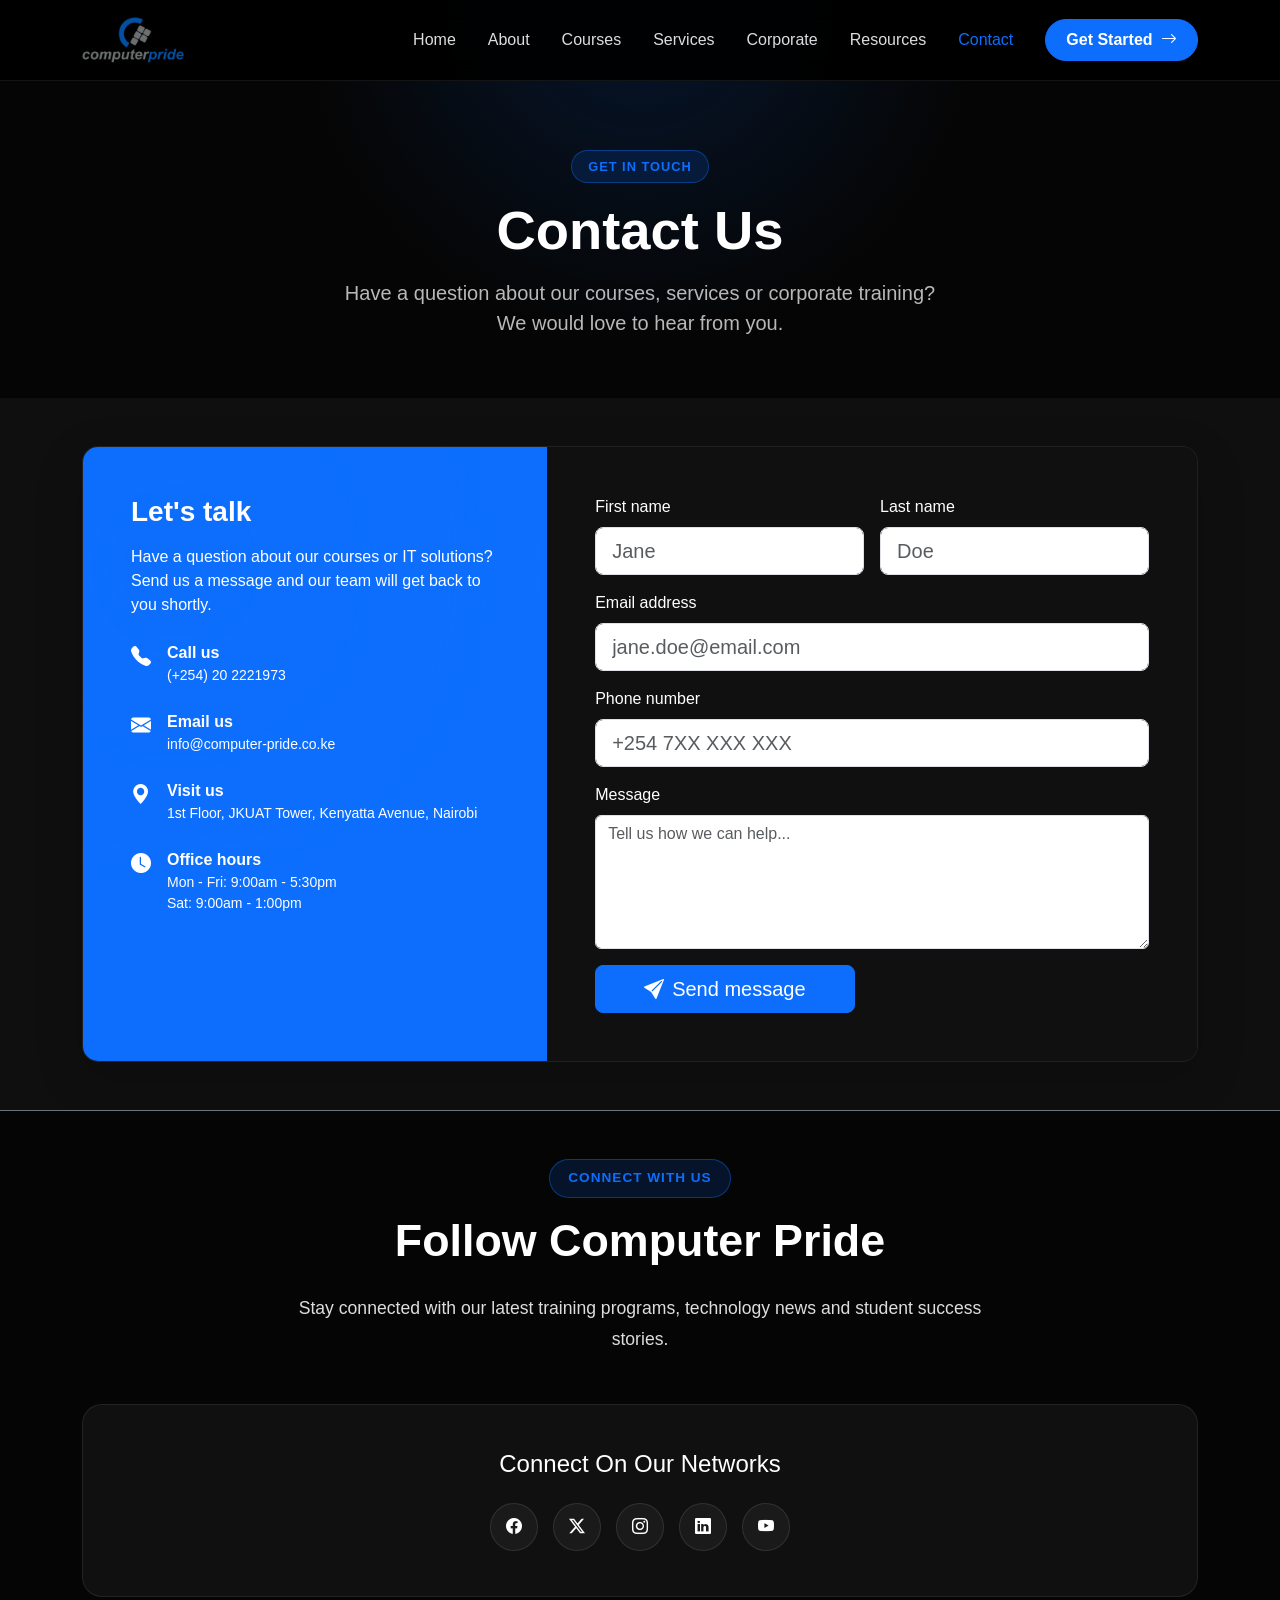
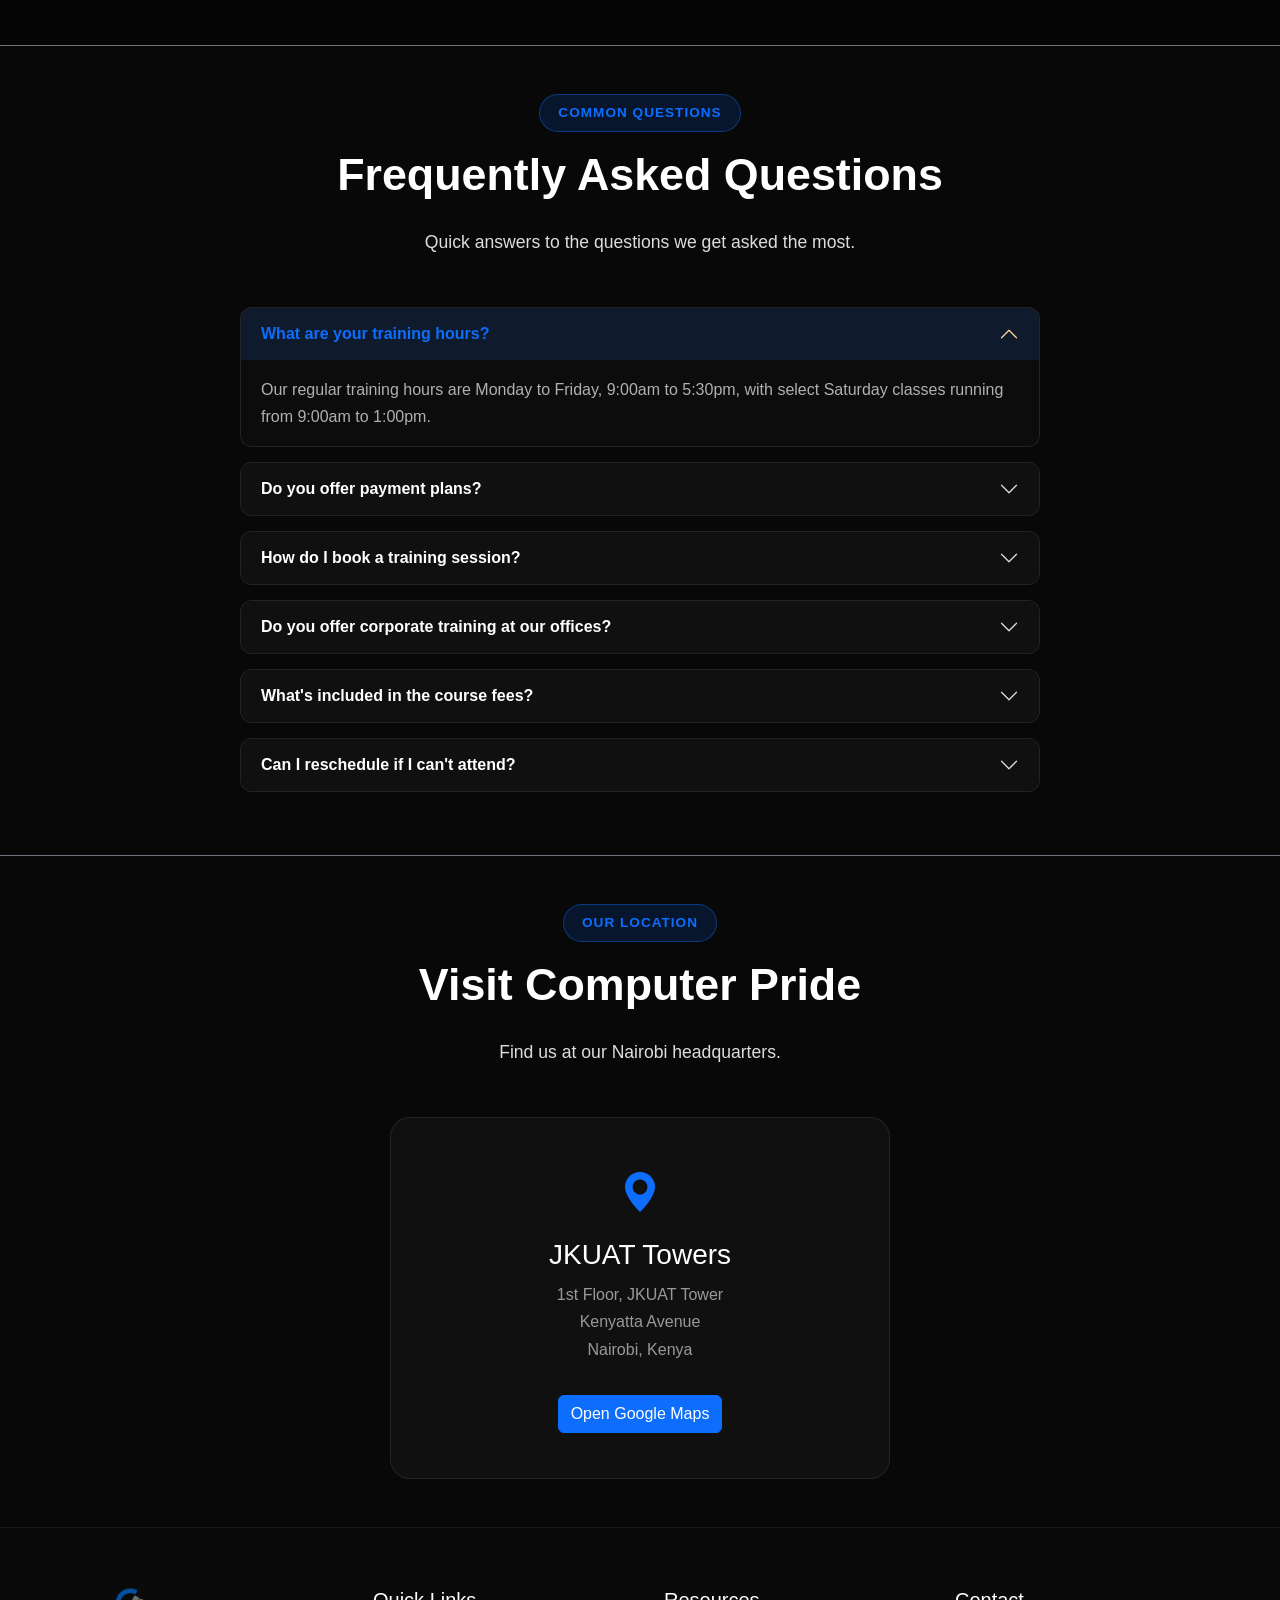
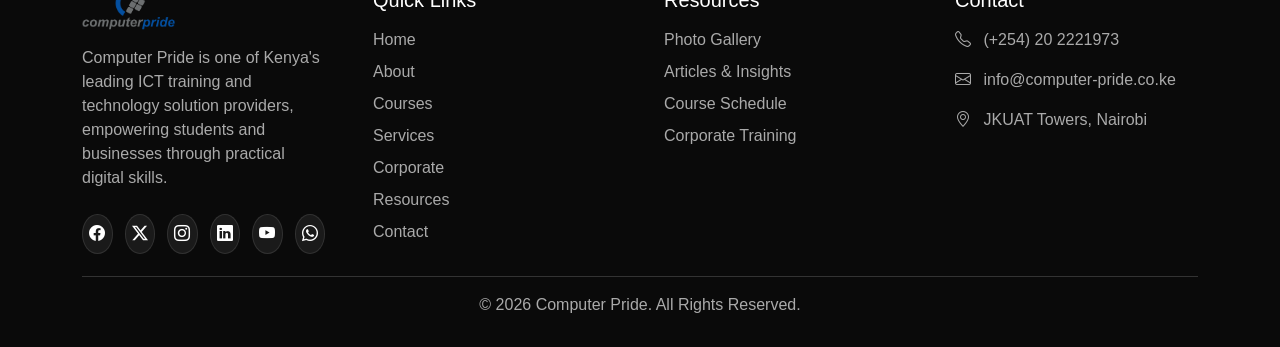
<file: contact-us.html>
<!doctype html>
<html lang="en">
  <head>
    <meta charset="utf-8" />
    <meta name="viewport" content="width=device-width, initial-scale=1" />
    <title>Contact Us - Computer Pride</title>
    <link
      href="https://cdn.jsdelivr.net/npm/bootstrap@5.3.8/dist/css/bootstrap.min.css"
      rel="stylesheet"
      integrity="sha384-sRIl4kxILFvY47J16cr9ZwB07vP4J8+LH7qKQnuqkuIAvNWLzeN8tE5YBujZqJLB"
      crossorigin="anonymous"
    />
    <link
      rel="stylesheet"
      href="https://cdn.jsdelivr.net/npm/bootstrap-icons@1.13.1/font/bootstrap-icons.min.css"
    />
    <link rel="stylesheet" href="style.css" />
  </head>
  <body>
    <!-- ========== NAVBAR ========== -->
    <nav class="navbar navbar-expand-lg navbar-dark fixed-top">
      <div class="container">
        <a class="navbar-brand" href="index.html">
          <img
            src="photo/logo computer pride.png"
            class="navbar-logo"
            alt="Computer Pride"
          />
        </a>

        <button
          class="navbar-toggler"
          type="button"
          data-bs-toggle="collapse"
          data-bs-target="#mainNav"
          aria-controls="mainNav"
          aria-expanded="false"
          aria-label="Toggle navigation"
        >
          <span class="navbar-toggler-icon"></span>
        </button>

        <div class="collapse navbar-collapse" id="mainNav">
          <ul class="navbar-nav ms-auto align-items-lg-center">
            <li class="nav-item">
              <a class="nav-link" href="index.html">Home</a>
            </li>

            <li class="nav-item">
              <a class="nav-link" href="about-us.html">About</a>
            </li>

            <li class="nav-item">
              <a class="nav-link" href="courses.html">Courses</a>
            </li>

            <li class="nav-item">
              <a class="nav-link" href="services.html">Services</a>
            </li>

            <li class="nav-item">
              <a class="nav-link" href="corporate.html">Corporate</a>
            </li>

            <li class="nav-item">
              <a class="nav-link" href="resources.html">Resources</a>
            </li>

            <li class="nav-item">
              <a class="nav-link active" href="contact-us.html">Contact</a>
            </li>

            <li class="nav-item ms-lg-3 mt-3 mt-lg-0">
              <button
                class="btn btn-primary nav-cta"
                data-bs-toggle="modal"
                data-bs-target="#bookingModal"
              >
                Get Started
                <i class="bi bi-arrow-right ms-1"></i>
              </button>
            </li>
          </ul>
        </div>
      </div>
    </nav>

    <main>
      <section class="page-title text-center">
        <div class="container">
          <span class="section-badge">GET IN TOUCH</span>
          <h1>Contact Us</h1>
          <p class="lead">
            Have a question about our courses, services or corporate training?
            We would love to hear from you.
          </p>
        </div>
      </section>

      <section class="container py-5">
        <div
          class="row justify-content-center g-0 contact-card shadow-lg rounded-4 overflow-hidden"
        >
          <!-- Contact info panel -->
          <div class="col-lg-5 contact-info-panel p-5 text-white">
            <h3 class="fw-bold mb-3">Let's talk</h3>
            <p class="mb-4">
              Have a question about our courses or IT solutions? Send us a
              message and our team will get back to you shortly.
            </p>

            <div class="d-flex align-items-start mb-4">
              <i class="bi bi-telephone-fill fs-5 me-3"></i>
              <div>
                <div class="fw-semibold">Call us</div>
                <div class="small">(+254) 20 2221973</div>
              </div>
            </div>

            <div class="d-flex align-items-start mb-4">
              <i class="bi bi-envelope-fill fs-5 me-3"></i>
              <div>
                <div class="fw-semibold">Email us</div>
                <div class="small">info@computer-pride.co.ke</div>
              </div>
            </div>

            <div class="d-flex align-items-start mb-4">
              <i class="bi bi-geo-alt-fill fs-5 me-3"></i>
              <div>
                <div class="fw-semibold">Visit us</div>
                <div class="small">
                  1st Floor, JKUAT Tower, Kenyatta Avenue, Nairobi
                </div>
              </div>
            </div>

            <div class="d-flex align-items-start">
              <i class="bi bi-clock-fill fs-5 me-3"></i>
              <div>
                <div class="fw-semibold">Office hours</div>
                <div class="small">
                  Mon - Fri: 9:00am - 5:30pm<br />
                  Sat: 9:00am - 1:00pm
                </div>
              </div>
            </div>
          </div>

          <!-- Form panel -->
          <div class="col-lg-7 contact-form-panel p-5">
            <form class="row g-3" action="add-contact-us.php" method="POST">
              <div class="col-md-6">
                <label class="form-label">First name</label>
                <input
                  class="form-control form-control-lg"
                  type="text"
                  name="firstname"
                  placeholder="Jane"
                  required
                />
              </div>
              <div class="col-md-6">
                <label class="form-label">Last name</label>
                <input
                  class="form-control form-control-lg"
                  type="text"
                  name="lastname"
                  placeholder="Doe"
                  required
                />
              </div>
              <div class="col-12">
                <label class="form-label">Email address</label>
                <input
                  class="form-control form-control-lg"
                  type="email"
                  name="email"
                  placeholder="jane.doe@email.com"
                  required
                />
              </div>
              <div class="col-12">
                <label class="form-label">Phone number</label>
                <input
                  class="form-control form-control-lg"
                  type="tel"
                  name="phone"
                  placeholder="+254 7XX XXX XXX"
                />
              </div>
              <div class="col-12">
                <label class="form-label">Message</label>
                <textarea
                  class="form-control"
                  rows="5"
                  name="message"
                  placeholder="Tell us how we can help..."
                  required
                ></textarea>
              </div>
              <div class="col-12">
                <button class="btn btn-primary btn-lg px-5" type="submit">
                  <i class="bi bi-send-fill me-2"></i>Send message
                </button>
              </div>
            </form>
          </div>
        </div>
      </section>
    </main>

    <!-- Social Links -->
    <section class="contact-social-section border-top border-secondary py-5">
      <div class="container">
        <div class="text-center mb-5">
          <span class="about-badge">CONNECT WITH US</span>
          <h2 class="about-title mt-3">Follow Computer Pride</h2>
          <p class="about-lead mx-auto max-w-700">
            Stay connected with our latest training programs, technology news
            and student success stories.
          </p>
        </div>

        <div class="social-card text-center">
          <h4 class="text-white mb-4">Connect On Our Networks</h4>
          <div class="contact-social-links">
            <a href="#"><i class="bi bi-facebook"></i></a>
            <a href="#"><i class="bi bi-twitter-x"></i></a>
            <a href="#"><i class="bi bi-instagram"></i></a>
            <a href="#"><i class="bi bi-linkedin"></i></a>
            <a href="#"><i class="bi bi-youtube"></i></a>
          </div>
        </div>
      </div>
    </section>

    <!-- FAQ -->
    <section class="contact-faq-section border-top border-secondary py-5">
      <div class="container">
        <div class="text-center mb-5">
          <span class="about-badge">COMMON QUESTIONS</span>
          <h2 class="about-title mt-3">Frequently Asked Questions</h2>
          <p class="about-lead mx-auto max-w-700">
            Quick answers to the questions we get asked the most.
          </p>
        </div>

        <div class="accordion contact-faq mx-auto" id="faqAccordion">
          <div class="accordion-item">
            <h2 class="accordion-header">
              <button
                class="accordion-button"
                type="button"
                data-bs-toggle="collapse"
                data-bs-target="#faq1"
              >
                What are your training hours?
              </button>
            </h2>
            <div
              id="faq1"
              class="accordion-collapse collapse show"
              data-bs-parent="#faqAccordion"
            >
              <div class="accordion-body">
                Our regular training hours are Monday to Friday, 9:00am to
                5:30pm, with select Saturday classes running from 9:00am to
                1:00pm.
              </div>
            </div>
          </div>

          <div class="accordion-item">
            <h2 class="accordion-header">
              <button
                class="accordion-button collapsed"
                type="button"
                data-bs-toggle="collapse"
                data-bs-target="#faq2"
              >
                Do you offer payment plans?
              </button>
            </h2>
            <div
              id="faq2"
              class="accordion-collapse collapse"
              data-bs-parent="#faqAccordion"
            >
              <div class="accordion-body">
                Yes, most of our courses can be paid in installments. Reach out
                to us through this form or by phone and our team will go through
                the options with you.
              </div>
            </div>
          </div>

          <div class="accordion-item">
            <h2 class="accordion-header">
              <button
                class="accordion-button collapsed"
                type="button"
                data-bs-toggle="collapse"
                data-bs-target="#faq3"
              >
                How do I book a training session?
              </button>
            </h2>
            <div
              id="faq3"
              class="accordion-collapse collapse"
              data-bs-parent="#faqAccordion"
            >
              <div class="accordion-body">
                You can use the "Get Started" button at the top of any page to
                book a session directly, or send us a message using the form on
                this page and we'll follow up with you.
              </div>
            </div>
          </div>

          <div class="accordion-item">
            <h2 class="accordion-header">
              <button
                class="accordion-button collapsed"
                type="button"
                data-bs-toggle="collapse"
                data-bs-target="#faq4"
              >
                Do you offer corporate training at our offices?
              </button>
            </h2>
            <div
              id="faq4"
              class="accordion-collapse collapse"
              data-bs-parent="#faqAccordion"
            >
              <div class="accordion-body">
                Yes, we run on-site corporate training and can tailor a
                programme for your team. Visit our
                <a href="corporate.html">Corporate</a> page or contact us for
                more details.
              </div>
            </div>
          </div>

          <div class="accordion-item">
            <h2 class="accordion-header">
              <button
                class="accordion-button collapsed"
                type="button"
                data-bs-toggle="collapse"
                data-bs-target="#faq5"
              >
                What's included in the course fees?
              </button>
            </h2>
            <div
              id="faq5"
              class="accordion-collapse collapse"
              data-bs-parent="#faqAccordion"
            >
              <div class="accordion-body">
                Course fees generally cover training materials, hands-on lab
                access and a certificate of completion. Vendor courses also
                include the certification exam voucher.
              </div>
            </div>
          </div>

          <div class="accordion-item">
            <h2 class="accordion-header">
              <button
                class="accordion-button collapsed"
                type="button"
                data-bs-toggle="collapse"
                data-bs-target="#faq6"
              >
                Can I reschedule if I can't attend?
              </button>
            </h2>
            <div
              id="faq6"
              class="accordion-collapse collapse"
              data-bs-parent="#faqAccordion"
            >
              <div class="accordion-body">
                Yes, you can reschedule to a future intake at no extra cost.
                Just let us know as early as possible before your course start
                date.
              </div>
            </div>
          </div>
        </div>
      </div>
    </section>

    <!-- Location -->
    <section class="map-section border-top border-secondary py-5">
      <div class="container">
        <div class="text-center mb-5">
          <span class="about-badge">OUR LOCATION</span>
          <h2 class="about-title mt-3">Visit Computer Pride</h2>
          <p class="about-lead mx-auto max-w-700">
            Find us at our Nairobi headquarters.
          </p>
        </div>

        <div class="map-card text-center">
          <i class="bi bi-geo-alt-fill map-icon"></i>
          <h3>JKUAT Towers</h3>
          <p>
            1st Floor, JKUAT Tower<br />
            Kenyatta Avenue<br />
            Nairobi, Kenya
          </p>
          <a
            href="https://maps.google.com"
            target="_blank"
            class="btn btn-primary mt-3"
          >
            Open Google Maps
          </a>
        </div>
      </div>
    </section>

    <!-- FOOTER -->
    <footer class="site-footer">
      <div class="container">
        <div class="row g-5">
          <div class="col-lg-3 col-md-6">
            <img
              src="photo/logo computer pride.png"
              alt="Computer Pride"
              class="footer-logo mb-3"
            />
            <p>
              Computer Pride is one of Kenya's leading ICT training and
              technology solution providers, empowering students and businesses
              through practical digital skills.
            </p>
            <div class="social-icons mt-4">
              <a
                href="https://www.facebook.com/ComputerPrideKenya"
                target="_blank"
                aria-label="Facebook"
              >
                <i class="bi bi-facebook"></i>
              </a>
              <a
                href="https://twitter.com/ComputerPrideKE"
                target="_blank"
                aria-label="Twitter"
              >
                <i class="bi bi-twitter-x"></i>
              </a>
              <a
                href="https://www.instagram.com/computerprideke/"
                target="_blank"
                aria-label="Instagram"
              >
                <i class="bi bi-instagram"></i>
              </a>
              <a
                href="https://ke.linkedin.com/company/computer-pride-limited"
                target="_blank"
                aria-label="LinkedIn"
              >
                <i class="bi bi-linkedin"></i>
              </a>
              <a
                href="https://www.youtube.com/@computerprideke"
                target="_blank"
                aria-label="YouTube"
              >
                <i class="bi bi-youtube"></i>
              </a>
              <a
                href="https://wa.me/254733793604?text=Hello%20Computer%20Pride%2C%20I%20found%20your%20website%20and%20I%20would%20like%20to%20know%20more%20about%20your%20ICT%20training%20and%20technology%20services."
                target="_blank"
                aria-label="WhatsApp"
              >
                <i class="bi bi-whatsapp"></i>
              </a>
            </div>
          </div>

          <div class="col-lg-3 col-md-6">
            <h5>Quick Links</h5>
            <ul class="footer-links">
              <li><a href="index.html">Home</a></li>
              <li><a href="about-us.html">About</a></li>
              <li><a href="courses.html">Courses</a></li>
              <li><a href="services.html">Services</a></li>
              <li><a href="corporate.html">Corporate</a></li>
              <li><a href="resources.html">Resources</a></li>
              <li><a href="contact-us.html">Contact</a></li>
            </ul>
          </div>

          <div class="col-lg-3 col-md-6">
            <h5>Resources</h5>
            <ul class="footer-links">
              <li><a href="resources.html#gallery">Photo Gallery</a></li>
              <li><a href="articles.html">Articles & Insights</a></li>
              <li><a href="courses.html">Course Schedule</a></li>
              <li><a href="corporate.html">Corporate Training</a></li>
            </ul>
          </div>

          <div class="col-lg-3 col-md-6">
            <h5>Contact</h5>
            <p><i class="bi bi-telephone me-2"></i> (+254) 20 2221973</p>
            <p><i class="bi bi-envelope me-2"></i> info@computer-pride.co.ke</p>
            <p>
              <i class="bi bi-geo-alt me-2"></i>
              <a
                href="https://maps.google.com/?q=JKUAT+Towers+Kenyatta+Avenue+Nairobi"
                target="_blank"
                class="footer-map-link"
              >
                JKUAT Towers, Nairobi
              </a>
            </p>
          </div>
        </div>

        <hr />
        <div class="text-center">
          © 2026 Computer Pride. All Rights Reserved.
        </div>
      </div>
    </footer>

    <!-- BOOKING MODAL -->
    <div
      class="modal fade"
      id="bookingModal"
      tabindex="-1"
      aria-labelledby="bookingModalLabel"
      aria-hidden="true"
    >
      <div class="modal-dialog modal-dialog-centered">
        <div class="modal-content bg-dark text-white border-secondary">
          <form action="add-booking.php" method="POST">
            <div class="modal-header border-secondary">
              <h5 class="modal-title" id="bookingModalLabel">
                Book a Training Session
              </h5>
              <button
                type="button"
                class="btn-close btn-close-white"
                data-bs-dismiss="modal"
              ></button>
            </div>

            <div class="modal-body">
              <div class="mb-3">
                <label class="form-label">Full Name</label>
                <input
                  type="text"
                  name="fullname"
                  class="form-control bg-dark text-white border-secondary"
                  required
                />
              </div>

              <div class="mb-3">
                <label class="form-label">Email Address</label>
                <input
                  type="email"
                  name="email"
                  class="form-control bg-dark text-white border-secondary"
                  required
                />
              </div>

              <div class="mb-3">
                <label class="form-label">Phone Number</label>
                <input
                  type="tel"
                  name="phone"
                  class="form-control bg-dark text-white border-secondary"
                  required
                />
              </div>

              <div class="mb-3">
                <label class="form-label">Select Course</label>
                <select
                  name="course"
                  class="form-select bg-dark text-white border-secondary"
                  required
                >
                  <option value="" selected disabled>Choose a course...</option>
                  <option value="Programming">Programming</option>
                  <option value="Networking">Networking</option>
                  <option value="Cyber Security">Cyber Security</option>
                  <option value="Data Science">Data Science & AI</option>
                  <option value="Cloud Computing">Cloud Computing</option>
                </select>
              </div>

              <div class="row">
                <div class="col-md-6 mb-3">
                  <label class="form-label">Preferred Date</label>
                  <input
                    type="date"
                    name="preferred_date"
                    class="form-control bg-dark text-white border-secondary"
                    required
                  />
                </div>
                <div class="col-md-6 mb-3">
                  <label class="form-label">Preferred Time</label>
                  <select
                    name="preferred_time"
                    class="form-select bg-dark text-white border-secondary"
                    required
                  >
                    <option value="Morning">Morning</option>
                    <option value="Afternoon">Afternoon</option>
                    <option value="Evening">Evening</option>
                  </select>
                </div>
              </div>
            </div>

            <div class="modal-footer border-secondary">
              <button
                type="button"
                class="btn btn-secondary"
                data-bs-dismiss="modal"
              >
                Close
              </button>
              <button type="submit" class="btn btn-primary">
                Confirm Booking
              </button>
            </div>
          </form>
        </div>
      </div>
    </div>

    <!-- Bootstrap JavaScript -->
    <script
      src="https://cdn.jsdelivr.net/npm/bootstrap@5.3.8/dist/js/bootstrap.bundle.min.js"
      integrity="sha384-FKyoEForCGlyvwx9Hj09JcYn3nv7wiPVlz7YYwJrWVcXK/BmnVDxM+D2scQbITxI"
      crossorigin="anonymous"
    ></script>
  </body>
</html>
</file>
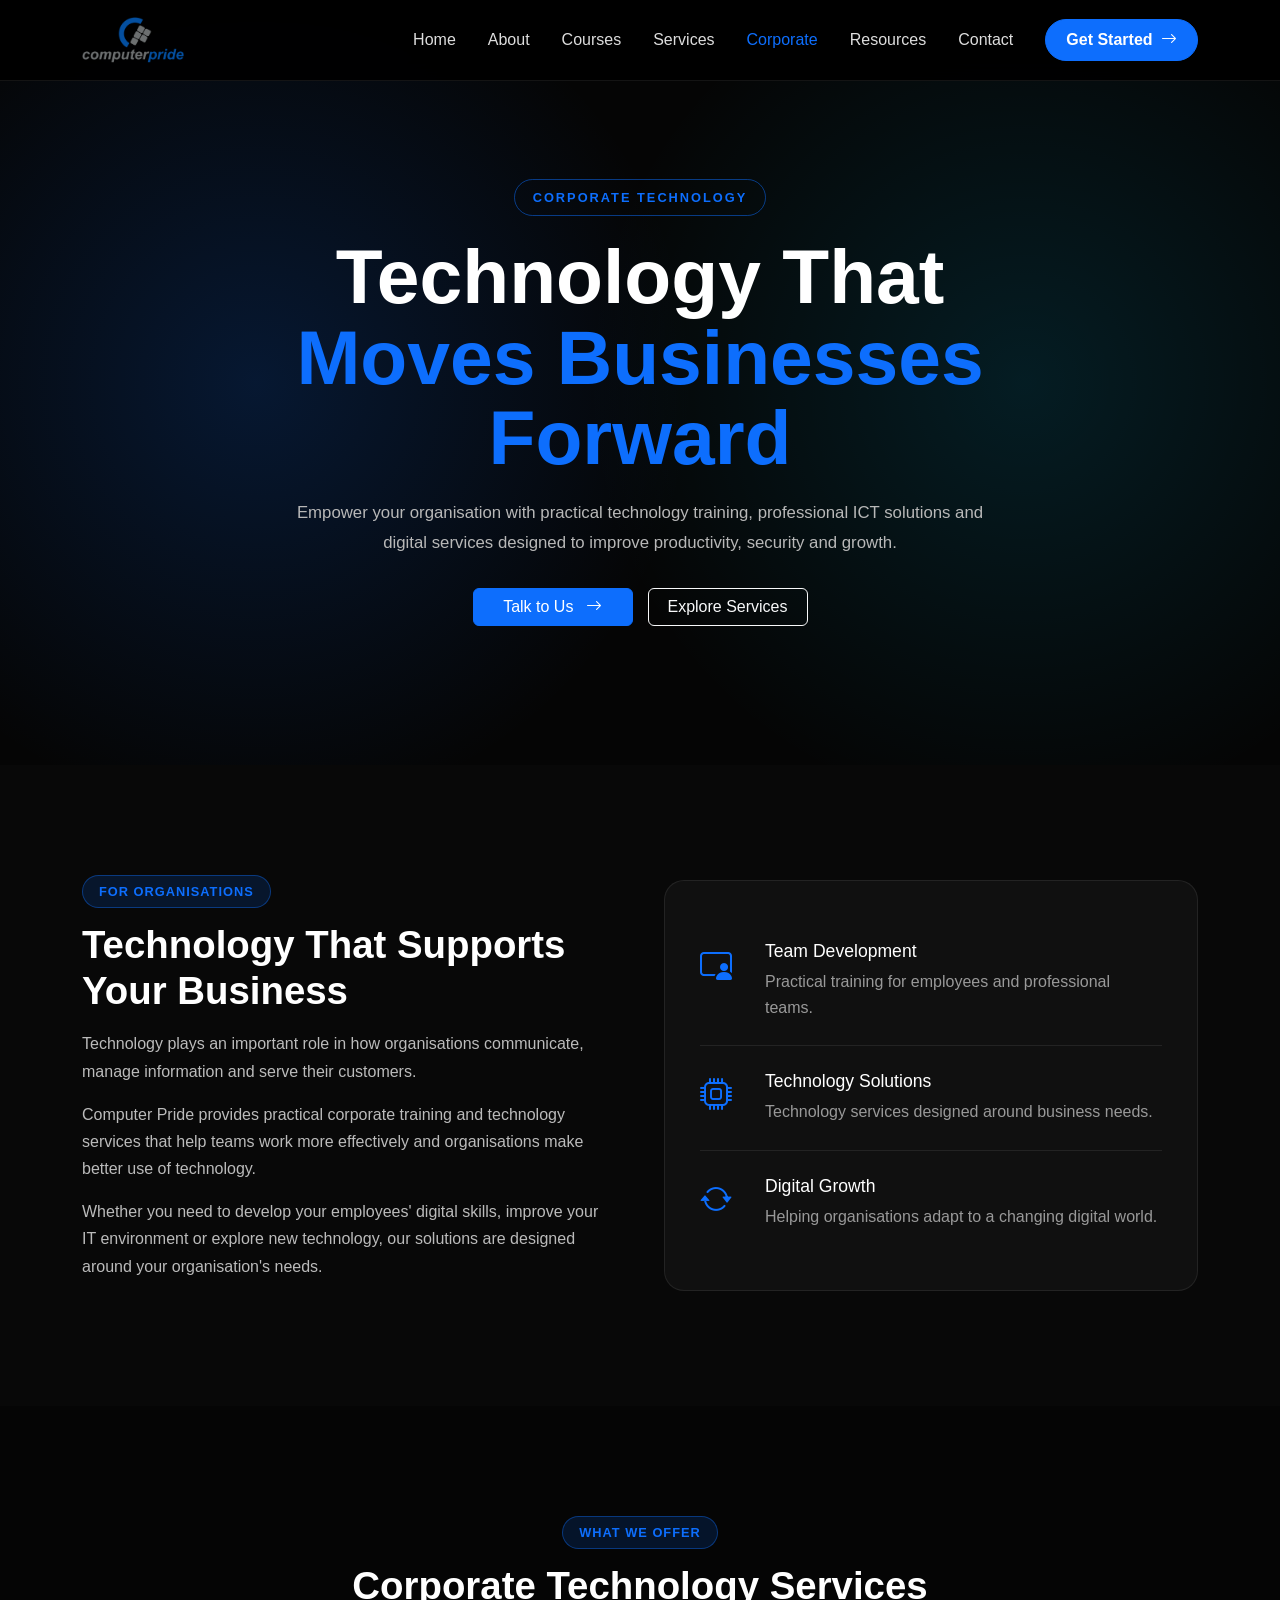
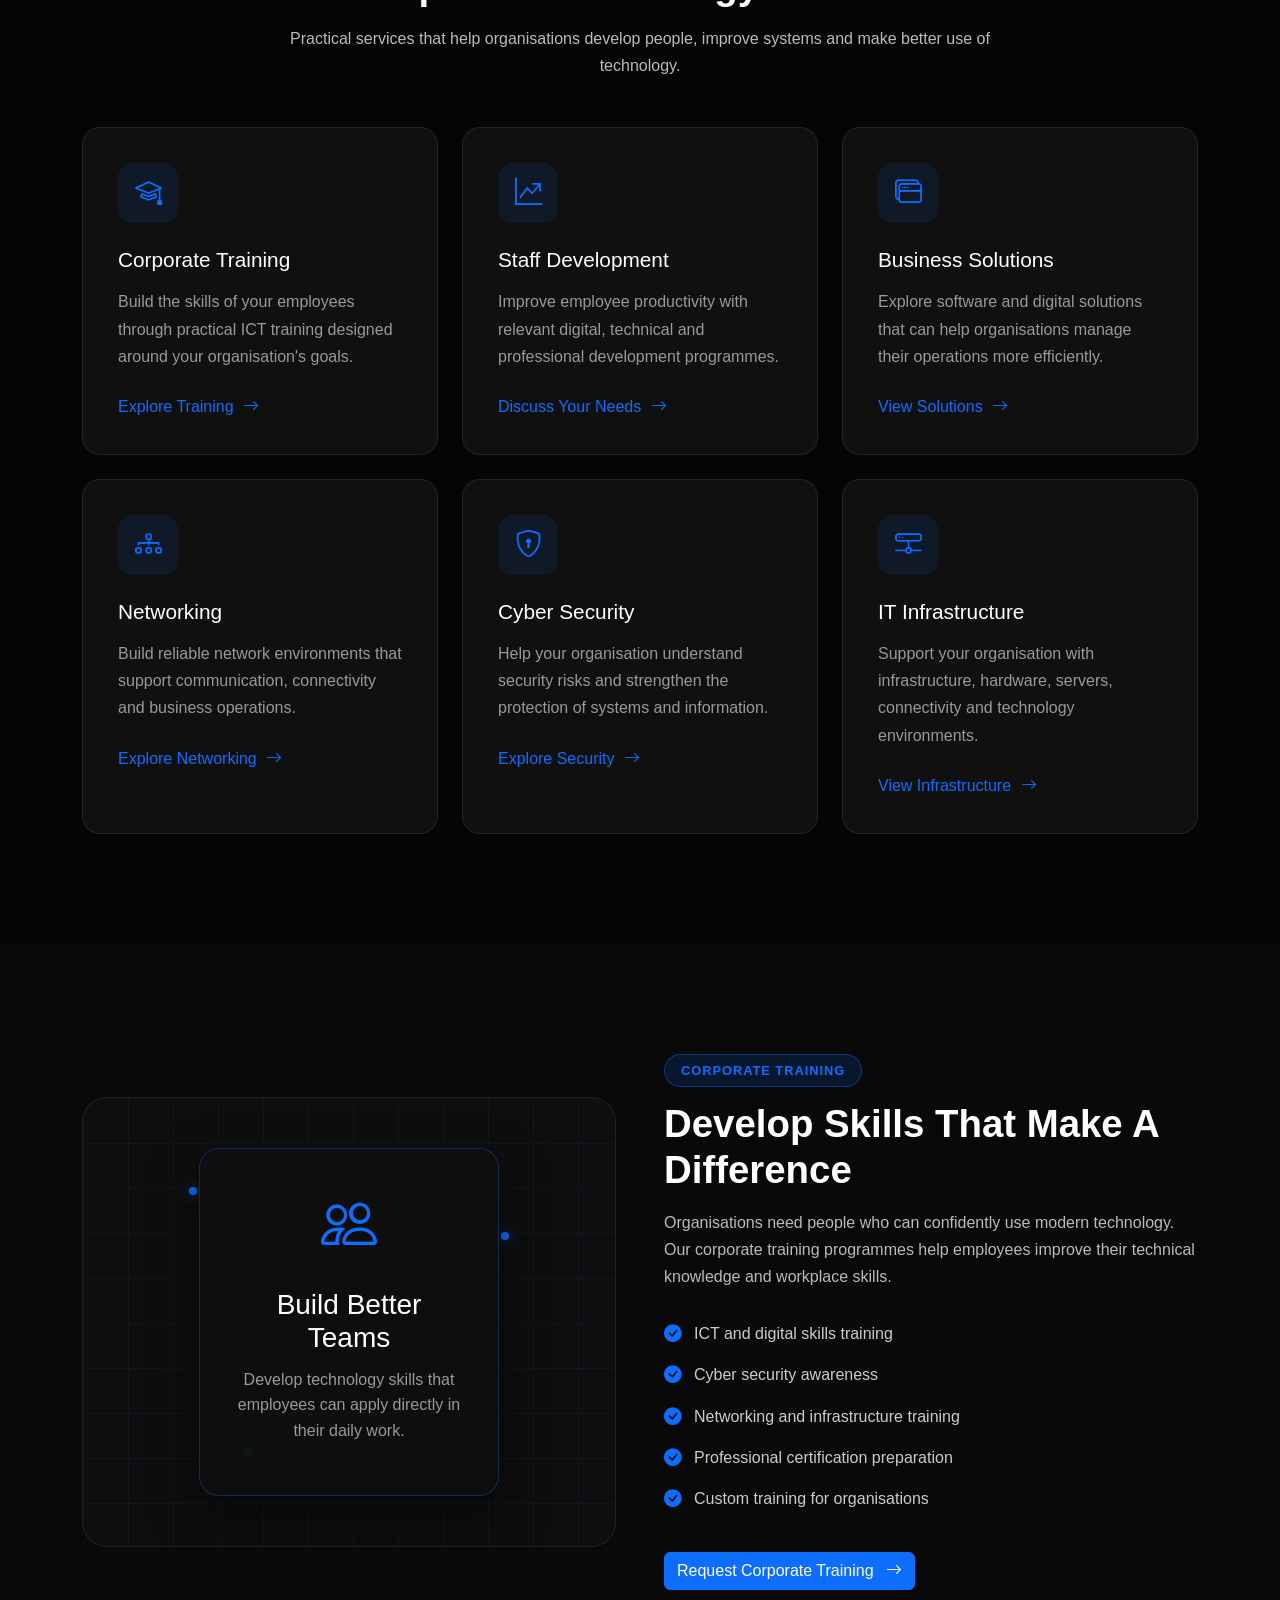
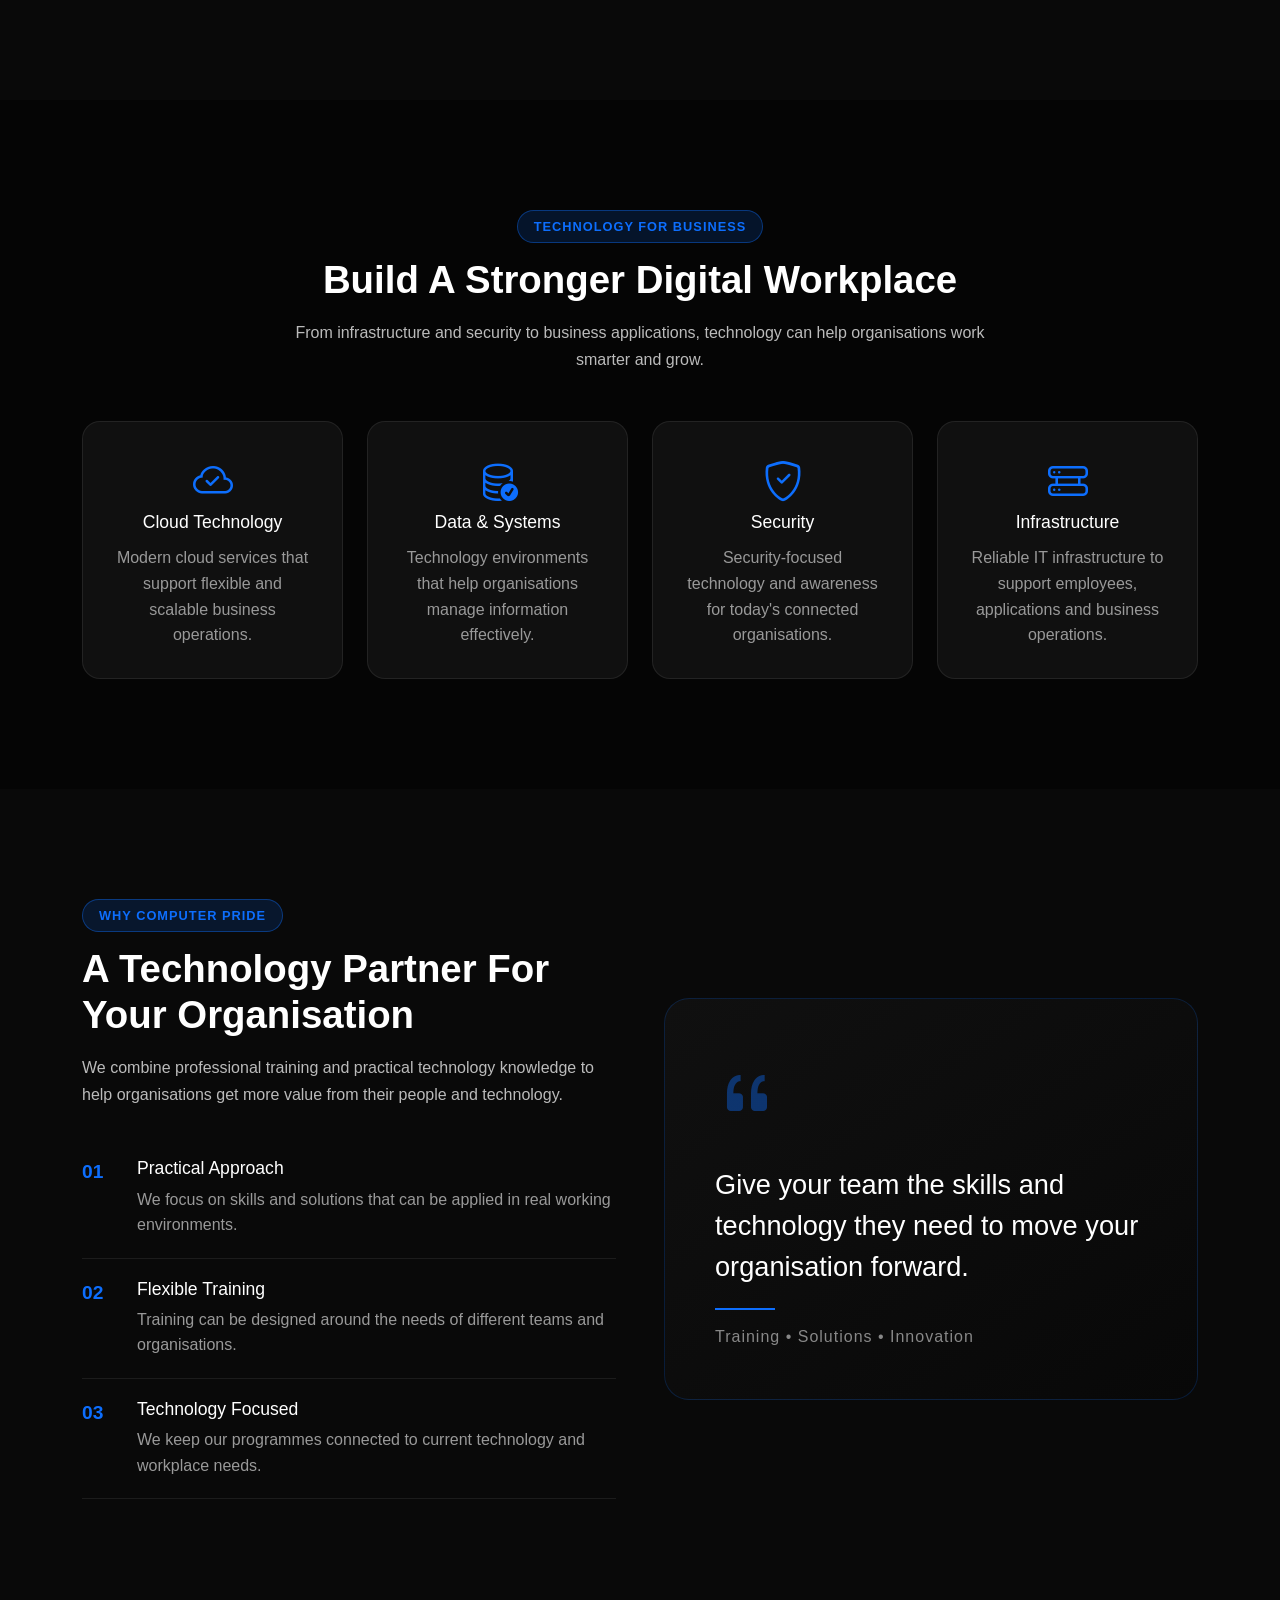
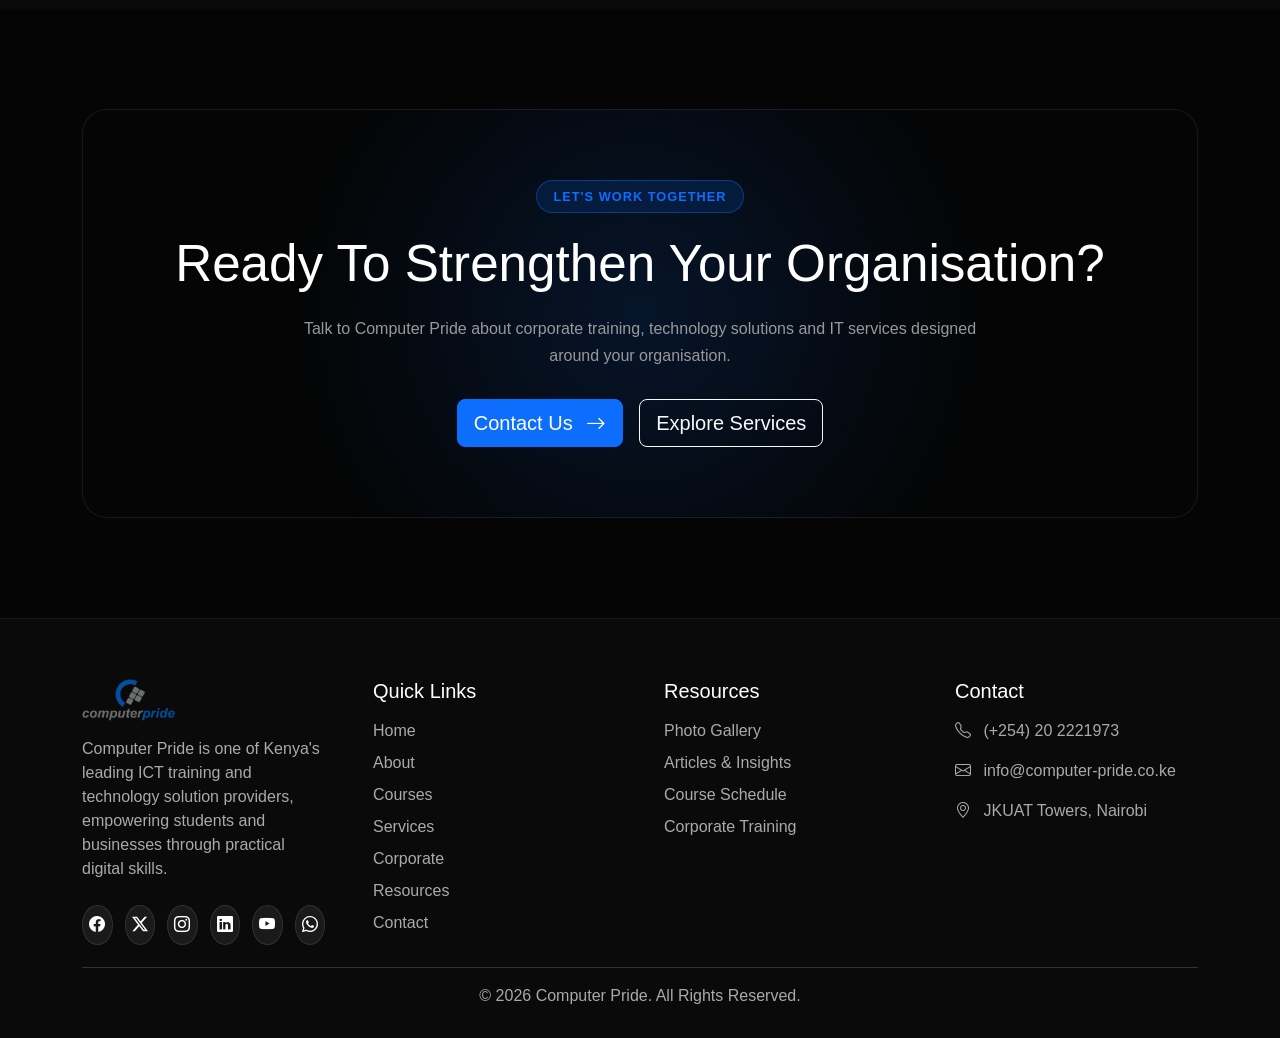
<file: corporate.html>
<!doctype html>
<html lang="en">
  <head>
    <meta charset="utf-8" />
    <meta name="viewport" content="width=device-width, initial-scale=1" />

    <title>Computer Pride - Corporate Solutions</title>

    <!-- Bootstrap -->
    <link
      href="https://cdn.jsdelivr.net/npm/bootstrap@5.3.8/dist/css/bootstrap.min.css"
      rel="stylesheet"
      integrity="sha384-sRIl4kxILFvY47J16cr9ZwB07vP4J8+LH7qKQnuqkuIAvNWLzeN8tE5YBujZqJLB"
      crossorigin="anonymous"
    />

    <!-- Bootstrap Icons -->
    <link
      rel="stylesheet"
      href="https://cdn.jsdelivr.net/npm/bootstrap-icons@1.13.1/font/bootstrap-icons.min.css"
    />

    <!-- Main Website CSS -->
    <link rel="stylesheet" href="style.css" />
  </head>

  <body>
    <!-- ========== NAVBAR ========== -->
    <nav class="navbar navbar-expand-lg navbar-dark fixed-top">
      <div class="container">
        <a class="navbar-brand" href="index.html">
          <img
            src="photo/logo computer pride.png"
            class="navbar-logo"
            alt="Computer Pride"
          />
        </a>

        <button
          class="navbar-toggler"
          type="button"
          data-bs-toggle="collapse"
          data-bs-target="#mainNav"
          aria-controls="mainNav"
          aria-expanded="false"
          aria-label="Toggle navigation"
        >
          <span class="navbar-toggler-icon"></span>
        </button>

        <div class="collapse navbar-collapse" id="mainNav">
          <ul class="navbar-nav ms-auto align-items-lg-center">
            <li class="nav-item">
              <a class="nav-link" href="index.html">Home</a>
            </li>

            <li class="nav-item">
              <a class="nav-link" href="about-us.html">About</a>
            </li>

            <li class="nav-item">
              <a class="nav-link" href="courses.html">Courses</a>
            </li>

            <li class="nav-item">
              <a class="nav-link" href="services.html">Services</a>
            </li>

            <li class="nav-item">
              <a class="nav-link active" href="corporate.html"> Corporate </a>
            </li>

            <li class="nav-item">
              <a class="nav-link" href="resources.html">Resources</a>
            </li>

            <li class="nav-item">
              <a class="nav-link" href="contact-us.html">Contact</a>
            </li>

            <li class="nav-item ms-lg-3 mt-3 mt-lg-0">
              <button
                class="btn btn-primary nav-cta"
                data-bs-toggle="modal"
                data-bs-target="#bookingModal"
              >
                Get Started
                <i class="bi bi-arrow-right ms-1"></i>
              </button>
            </li>
          </ul>
        </div>
      </div>
    </nav>

    <main>
      <!-- ========== CORPORATE HERO ========== -->
      <section class="corporate-hero">
        <div class="container">
          <div class="corporate-hero-content">
            <span class="corporate-hero-badge"> CORPORATE TECHNOLOGY </span>

            <h1 class="corporate-hero-title">
              Technology That
              <span>Moves Businesses Forward</span>
            </h1>

            <p class="corporate-hero-text">
              Empower your organisation with practical technology training,
              professional ICT solutions and digital services designed to
              improve productivity, security and growth.
            </p>

            <div class="corporate-hero-buttons">
              <a href="contact-us.html" class="btn btn-primary">
                Talk to Us
                <i class="bi bi-arrow-right ms-2"></i>
              </a>

              <a href="services.html" class="btn btn-outline-light">
                Explore Services
              </a>
            </div>
          </div>
        </div>
      </section>

      <!-- ========== INTRODUCTION ========== -->
      <section class="corporate-intro">
        <div class="container">
          <div class="row align-items-center g-5">
            <div class="col-lg-6">
              <span class="section-badge"> FOR ORGANISATIONS </span>

              <h2 class="section-title">
                Technology That Supports Your Business
              </h2>

              <p class="section-text">
                Technology plays an important role in how organisations
                communicate, manage information and serve their customers.
              </p>

              <p class="section-text">
                Computer Pride provides practical corporate training and
                technology services that help teams work more effectively and
                organisations make better use of technology.
              </p>

              <p class="section-text">
                Whether you need to develop your employees' digital skills,
                improve your IT environment or explore new technology, our
                solutions are designed around your organisation's needs.
              </p>
            </div>

            <div class="col-lg-6">
              <div class="corporate-stats-box">
                <div class="corporate-stat">
                  <i class="bi bi-person-video3"></i>
                  <div>
                    <h4>Team Development</h4>
                    <p>
                      Practical training for employees and professional teams.
                    </p>
                  </div>
                </div>

                <div class="corporate-stat">
                  <i class="bi bi-cpu"></i>
                  <div>
                    <h4>Technology Solutions</h4>
                    <p>Technology services designed around business needs.</p>
                  </div>
                </div>

                <div class="corporate-stat">
                  <i class="bi bi-arrow-repeat"></i>
                  <div>
                    <h4>Digital Growth</h4>
                    <p>
                      Helping organisations adapt to a changing digital world.
                    </p>
                  </div>
                </div>
              </div>
            </div>
          </div>
        </div>
      </section>

      <!-- ========== CORPORATE SERVICES ========== -->
      <section class="corporate-services" id="corporate-services">
        <div class="container">
          <div class="text-center mb-5">
            <span class="section-badge"> WHAT WE OFFER </span>

            <h2 class="section-title">Corporate Technology Services</h2>

            <p class="section-text mx-auto corporate-section-description">
              Practical services that help organisations develop people, improve
              systems and make better use of technology.
            </p>
          </div>

          <div class="row g-4">
            <!-- Training -->
            <div class="col-md-6 col-lg-4">
              <div class="corporate-service-card">
                <div class="corporate-service-icon">
                  <i class="bi bi-mortarboard"></i>
                </div>

                <h3>Corporate Training</h3>

                <p>
                  Build the skills of your employees through practical ICT
                  training designed around your organisation's goals.
                </p>

                <a href="courses.html">
                  Explore Training
                  <i class="bi bi-arrow-right"></i>
                </a>
              </div>
            </div>

            <!-- Professional Development -->
            <div class="col-md-6 col-lg-4">
              <div class="corporate-service-card">
                <div class="corporate-service-icon">
                  <i class="bi bi-graph-up-arrow"></i>
                </div>

                <h3>Staff Development</h3>

                <p>
                  Improve employee productivity with relevant digital, technical
                  and professional development programmes.
                </p>

                <a href="contact-us.html">
                  Discuss Your Needs
                  <i class="bi bi-arrow-right"></i>
                </a>
              </div>
            </div>

            <!-- Business Solutions -->
            <div class="col-md-6 col-lg-4">
              <div class="corporate-service-card">
                <div class="corporate-service-icon">
                  <i class="bi bi-window-stack"></i>
                </div>

                <h3>Business Solutions</h3>

                <p>
                  Explore software and digital solutions that can help
                  organisations manage their operations more efficiently.
                </p>

                <a href="services.html#solutions">
                  View Solutions
                  <i class="bi bi-arrow-right"></i>
                </a>
              </div>
            </div>

            <!-- Networking -->
            <div class="col-md-6 col-lg-4">
              <div class="corporate-service-card">
                <div class="corporate-service-icon">
                  <i class="bi bi-diagram-3"></i>
                </div>

                <h3>Networking</h3>

                <p>
                  Build reliable network environments that support
                  communication, connectivity and business operations.
                </p>

                <a href="services.html#networking">
                  Explore Networking
                  <i class="bi bi-arrow-right"></i>
                </a>
              </div>
            </div>

            <!-- Cyber Security -->
            <div class="col-md-6 col-lg-4">
              <div class="corporate-service-card">
                <div class="corporate-service-icon">
                  <i class="bi bi-shield-lock"></i>
                </div>

                <h3>Cyber Security</h3>

                <p>
                  Help your organisation understand security risks and
                  strengthen the protection of systems and information.
                </p>

                <a href="services.html#cybersecurity">
                  Explore Security
                  <i class="bi bi-arrow-right"></i>
                </a>
              </div>
            </div>

            <!-- Infrastructure -->
            <div class="col-md-6 col-lg-4">
              <div class="corporate-service-card">
                <div class="corporate-service-icon">
                  <i class="bi bi-hdd-network"></i>
                </div>

                <h3>IT Infrastructure</h3>

                <p>
                  Support your organisation with infrastructure, hardware,
                  servers, connectivity and technology environments.
                </p>

                <a href="services.html#infrastructure">
                  View Infrastructure
                  <i class="bi bi-arrow-right"></i>
                </a>
              </div>
            </div>
          </div>
        </div>
      </section>

      <!-- ========== TRAINING ========== -->
      <section class="corporate-training">
        <div class="container">
          <div class="row align-items-center g-5">
            <div class="col-lg-6">
              <div class="training-visual">
                <div class="training-grid"></div>

                <div class="training-main-card">
                  <i class="bi bi-people"></i>

                  <h3>Build Better Teams</h3>

                  <p>
                    Develop technology skills that employees can apply directly
                    in their daily work.
                  </p>
                </div>

                <span class="training-dot dot-one"></span>
                <span class="training-dot dot-two"></span>
                <span class="training-dot dot-three"></span>
              </div>
            </div>

            <div class="col-lg-6">
              <span class="section-badge"> CORPORATE TRAINING </span>

              <h2 class="section-title">
                Develop Skills That Make A Difference
              </h2>

              <p class="section-text">
                Organisations need people who can confidently use modern
                technology. Our corporate training programmes help employees
                improve their technical knowledge and workplace skills.
              </p>

              <div class="training-list">
                <div>
                  <i class="bi bi-check-circle-fill"></i>
                  <span>ICT and digital skills training</span>
                </div>

                <div>
                  <i class="bi bi-check-circle-fill"></i>
                  <span>Cyber security awareness</span>
                </div>

                <div>
                  <i class="bi bi-check-circle-fill"></i>
                  <span>Networking and infrastructure training</span>
                </div>

                <div>
                  <i class="bi bi-check-circle-fill"></i>
                  <span>Professional certification preparation</span>
                </div>

                <div>
                  <i class="bi bi-check-circle-fill"></i>
                  <span>Custom training for organisations</span>
                </div>
              </div>

              <a href="contact-us.html" class="btn btn-primary mt-4">
                Request Corporate Training
                <i class="bi bi-arrow-right ms-2"></i>
              </a>
            </div>
          </div>
        </div>
      </section>

      <!-- ========== BUSINESS TECHNOLOGY ========== -->
      <section class="business-technology">
        <div class="container">
          <div class="text-center mb-5">
            <span class="section-badge"> TECHNOLOGY FOR BUSINESS </span>

            <h2 class="section-title">Build A Stronger Digital Workplace</h2>

            <p class="section-text mx-auto corporate-section-description">
              From infrastructure and security to business applications,
              technology can help organisations work smarter and grow.
            </p>
          </div>

          <div class="row g-4">
            <div class="col-md-6 col-lg-3">
              <div class="technology-card">
                <i class="bi bi-cloud-check"></i>
                <h4>Cloud Technology</h4>
                <p>
                  Modern cloud services that support flexible and scalable
                  business operations.
                </p>
              </div>
            </div>

            <div class="col-md-6 col-lg-3">
              <div class="technology-card">
                <i class="bi bi-database-check"></i>
                <h4>Data & Systems</h4>
                <p>
                  Technology environments that help organisations manage
                  information effectively.
                </p>
              </div>
            </div>

            <div class="col-md-6 col-lg-3">
              <div class="technology-card">
                <i class="bi bi-shield-check"></i>
                <h4>Security</h4>
                <p>
                  Security-focused technology and awareness for today's
                  connected organisations.
                </p>
              </div>
            </div>

            <div class="col-md-6 col-lg-3">
              <div class="technology-card">
                <i class="bi bi-hdd-rack"></i>
                <h4>Infrastructure</h4>
                <p>
                  Reliable IT infrastructure to support employees, applications
                  and business operations.
                </p>
              </div>
            </div>
          </div>
        </div>
      </section>

      <!-- ========== WHY US ========== -->
      <section class="corporate-why">
        <div class="container">
          <div class="row align-items-center g-5">
            <div class="col-lg-6">
              <span class="section-badge"> WHY COMPUTER PRIDE </span>

              <h2 class="section-title">
                A Technology Partner For Your Organisation
              </h2>

              <p class="section-text">
                We combine professional training and practical technology
                knowledge to help organisations get more value from their people
                and technology.
              </p>

              <div class="why-corporate-list">
                <div class="why-corporate-item">
                  <span>01</span>
                  <div>
                    <h4>Practical Approach</h4>
                    <p>
                      We focus on skills and solutions that can be applied in
                      real working environments.
                    </p>
                  </div>
                </div>

                <div class="why-corporate-item">
                  <span>02</span>
                  <div>
                    <h4>Flexible Training</h4>
                    <p>
                      Training can be designed around the needs of different
                      teams and organisations.
                    </p>
                  </div>
                </div>

                <div class="why-corporate-item">
                  <span>03</span>
                  <div>
                    <h4>Technology Focused</h4>
                    <p>
                      We keep our programmes connected to current technology and
                      workplace needs.
                    </p>
                  </div>
                </div>
              </div>
            </div>

            <div class="col-lg-6">
              <div class="corporate-quote">
                <i class="bi bi-quote"></i>

                <h3>
                  Give your team the skills and technology they need to move
                  your organisation forward.
                </h3>

                <div class="quote-line"></div>

                <p>Training • Solutions • Innovation</p>
              </div>
            </div>
          </div>
        </div>
      </section>

      <!-- ========== CTA ========== -->
      <section class="corporate-cta">
        <div class="container">
          <div class="corporate-cta-box text-center">
            <span class="section-badge"> LET'S WORK TOGETHER </span>

            <h2>Ready To Strengthen Your Organisation?</h2>

            <p>
              Talk to Computer Pride about corporate training, technology
              solutions and IT services designed around your organisation.
            </p>

            <div class="d-flex gap-3 justify-content-center flex-wrap">
              <a href="contact-us.html" class="btn btn-primary btn-lg">
                Contact Us
                <i class="bi bi-arrow-right ms-2"></i>
              </a>

              <a href="services.html" class="btn btn-outline-light btn-lg">
                Explore Services
              </a>
            </div>
          </div>
        </div>
      </section>
    </main>

    <!-- FOOTER -->
    <footer class="site-footer">
      <div class="container">
        <div class="row g-5">
          <div class="col-lg-3 col-md-6">
            <img
              src="photo/logo computer pride.png"
              alt="Computer Pride"
              class="footer-logo mb-3"
            />
            <p>
              Computer Pride is one of Kenya's leading ICT training and
              technology solution providers, empowering students and businesses
              through practical digital skills.
            </p>
            <div class="social-icons mt-4">
              <a
                href="https://www.facebook.com/ComputerPrideKenya"
                target="_blank"
                aria-label="Facebook"
              >
                <i class="bi bi-facebook"></i>
              </a>
              <a
                href="https://twitter.com/ComputerPrideKE"
                target="_blank"
                aria-label="Twitter"
              >
                <i class="bi bi-twitter-x"></i>
              </a>
              <a
                href="https://www.instagram.com/computerprideke/"
                target="_blank"
                aria-label="Instagram"
              >
                <i class="bi bi-instagram"></i>
              </a>
              <a
                href="https://ke.linkedin.com/company/computer-pride-limited"
                target="_blank"
                aria-label="LinkedIn"
              >
                <i class="bi bi-linkedin"></i>
              </a>
              <a
                href="https://www.youtube.com/@computerprideke"
                target="_blank"
                aria-label="YouTube"
              >
                <i class="bi bi-youtube"></i>
              </a>
              <a
                href="https://wa.me/254733793604?text=Hello%20Computer%20Pride%2C%20I%20found%20your%20website%20and%20I%20would%20like%20to%20know%20more%20about%20your%20ICT%20training%20and%20technology%20services."
                target="_blank"
                aria-label="WhatsApp"
              >
                <i class="bi bi-whatsapp"></i>
              </a>
            </div>
          </div>

          <div class="col-lg-3 col-md-6">
            <h5>Quick Links</h5>
            <ul class="footer-links">
              <li><a href="index.html">Home</a></li>
              <li><a href="about-us.html">About</a></li>
              <li><a href="courses.html">Courses</a></li>
              <li><a href="services.html">Services</a></li>
              <li><a href="corporate.html">Corporate</a></li>
              <li><a href="resources.html">Resources</a></li>
              <li><a href="contact-us.html">Contact</a></li>
            </ul>
          </div>

          <div class="col-lg-3 col-md-6">
            <h5>Resources</h5>
            <ul class="footer-links">
              <li><a href="resources.html#gallery">Photo Gallery</a></li>
              <li><a href="articles.html">Articles & Insights</a></li>
              <li><a href="courses.html">Course Schedule</a></li>
              <li><a href="corporate.html">Corporate Training</a></li>
            </ul>
          </div>

          <div class="col-lg-3 col-md-6">
            <h5>Contact</h5>
            <p><i class="bi bi-telephone me-2"></i> (+254) 20 2221973</p>
            <p><i class="bi bi-envelope me-2"></i> info@computer-pride.co.ke</p>
            <p>
              <i class="bi bi-geo-alt me-2"></i>
              <a
                href="https://maps.google.com/?q=JKUAT+Towers+Kenyatta+Avenue+Nairobi"
                target="_blank"
                class="footer-map-link"
              >
                JKUAT Towers, Nairobi
              </a>
            </p>
          </div>
        </div>

        <hr />
        <div class="text-center">
          © 2026 Computer Pride. All Rights Reserved.
        </div>
      </div>
    </footer>

    <!-- BOOKING MODAL -->
    <div
      class="modal fade"
      id="bookingModal"
      tabindex="-1"
      aria-labelledby="bookingModalLabel"
      aria-hidden="true"
    >
      <div class="modal-dialog modal-dialog-centered">
        <div class="modal-content bg-dark text-white border-secondary">
          <form action="add-booking.php" method="POST">
            <div class="modal-header border-secondary">
              <h5 class="modal-title" id="bookingModalLabel">
                Book a Training Session
              </h5>
              <button
                type="button"
                class="btn-close btn-close-white"
                data-bs-dismiss="modal"
              ></button>
            </div>

            <div class="modal-body">
              <div class="mb-3">
                <label class="form-label">Full Name</label>
                <input
                  type="text"
                  name="fullname"
                  class="form-control bg-dark text-white border-secondary"
                  required
                />
              </div>

              <div class="mb-3">
                <label class="form-label">Email Address</label>
                <input
                  type="email"
                  name="email"
                  class="form-control bg-dark text-white border-secondary"
                  required
                />
              </div>

              <div class="mb-3">
                <label class="form-label">Phone Number</label>
                <input
                  type="tel"
                  name="phone"
                  class="form-control bg-dark text-white border-secondary"
                  required
                />
              </div>

              <div class="mb-3">
                <label class="form-label">Select Course</label>
                <select
                  name="course"
                  class="form-select bg-dark text-white border-secondary"
                  required
                >
                  <option value="" selected disabled>Choose a course...</option>
                  <option value="Programming">Programming</option>
                  <option value="Networking">Networking</option>
                  <option value="Cyber Security">Cyber Security</option>
                  <option value="Data Science">Data Science & AI</option>
                  <option value="Cloud Computing">Cloud Computing</option>
                </select>
              </div>

              <div class="row">
                <div class="col-md-6 mb-3">
                  <label class="form-label">Preferred Date</label>
                  <input
                    type="date"
                    name="preferred_date"
                    class="form-control bg-dark text-white border-secondary"
                    required
                  />
                </div>
                <div class="col-md-6 mb-3">
                  <label class="form-label">Preferred Time</label>
                  <select
                    name="preferred_time"
                    class="form-select bg-dark text-white border-secondary"
                    required
                  >
                    <option value="Morning">Morning</option>
                    <option value="Afternoon">Afternoon</option>
                    <option value="Evening">Evening</option>
                  </select>
                </div>
              </div>
            </div>

            <div class="modal-footer border-secondary">
              <button
                type="button"
                class="btn btn-secondary"
                data-bs-dismiss="modal"
              >
                Close
              </button>
              <button type="submit" class="btn btn-primary">
                Confirm Booking
              </button>
            </div>
          </form>
        </div>
      </div>
    </div>

    <!-- Bootstrap JavaScript -->
    <script
      src="https://cdn.jsdelivr.net/npm/bootstrap@5.3.8/dist/js/bootstrap.bundle.min.js"
      integrity="sha384-FKyoEForCGlyvwx9Hj09JcYn3nv7wiPVlz7YYwJrWVcXK/BmnVDxM+D2scQbITxI"
      crossorigin="anonymous"
    ></script>
  </body>
</html>
</file>
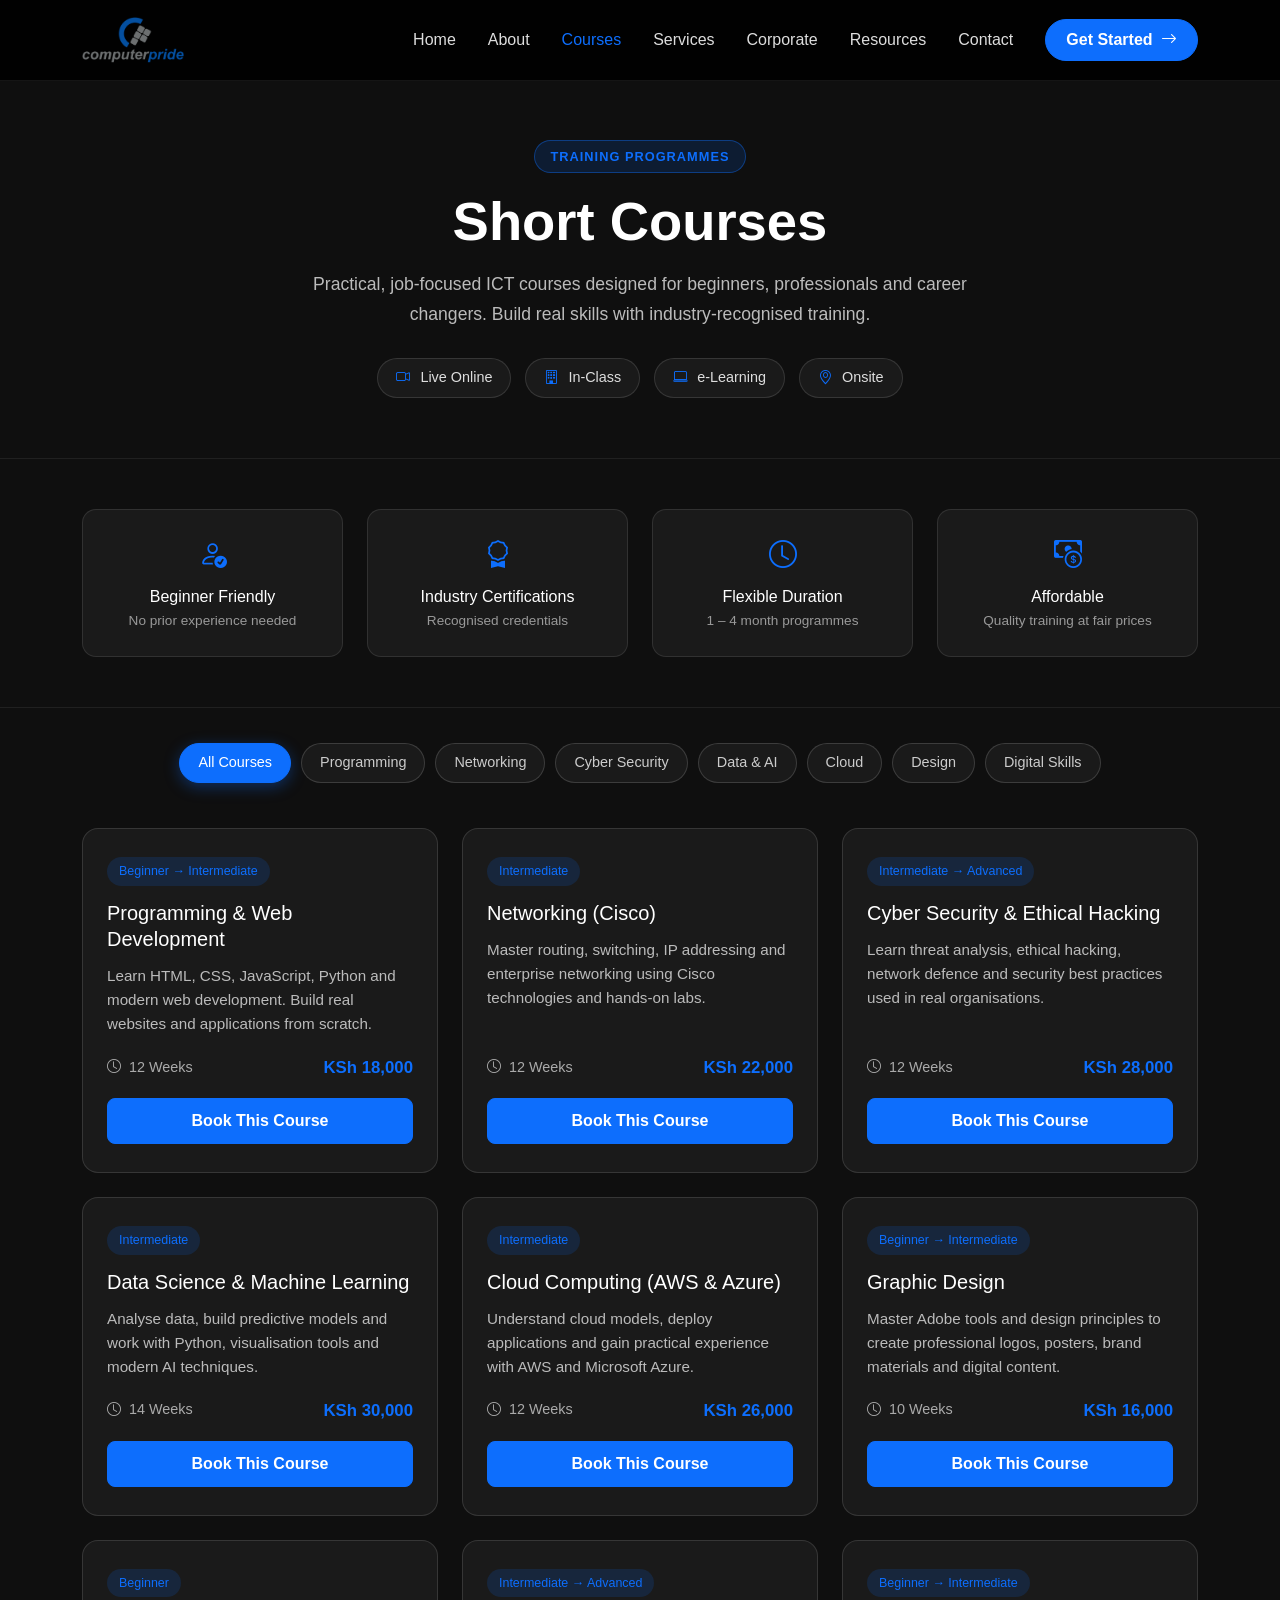
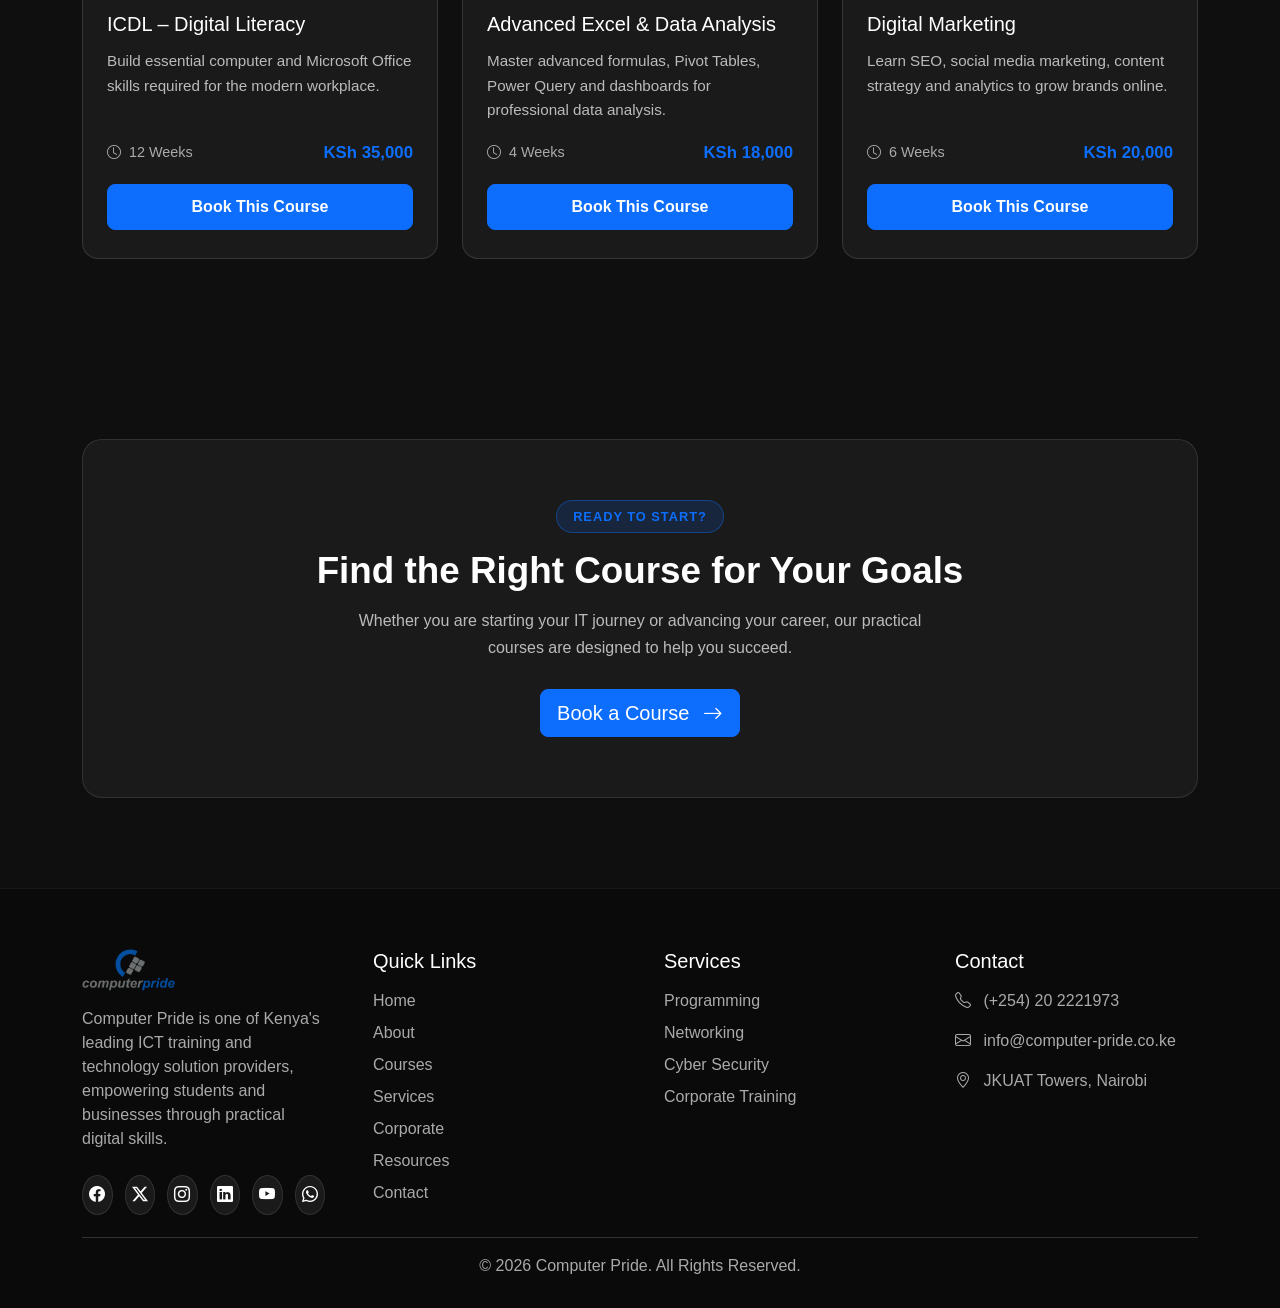
<file: courses.html>
<!doctype html>
<html lang="en">
  <head>
    <meta charset="utf-8" />
    <meta name="viewport" content="width=device-width, initial-scale=1" />
    <title>Courses - Computer Pride</title>

    <link
      href="https://cdn.jsdelivr.net/npm/bootstrap@5.3.8/dist/css/bootstrap.min.css"
      rel="stylesheet"
      integrity="sha384-sRIl4kxILFvY47J16cr9ZwB07vP4J8+LH7qKQnuqkuIAvNWLzeN8tE5YBujZqJLB"
      crossorigin="anonymous"
    />
    <link
      rel="stylesheet"
      href="https://cdn.jsdelivr.net/npm/bootstrap-icons@1.13.1/font/bootstrap-icons.min.css"
    />
    <link rel="stylesheet" href="style.css" />
  </head>
  <body>
    <!-- NAVBAR -->
    <nav class="navbar navbar-expand-lg navbar-dark fixed-top">
      <div class="container">
        <a class="navbar-brand" href="index.html">
          <img
            src="photo/logo computer pride.png"
            class="navbar-logo"
            alt="Computer Pride"
          />
        </a>

        <button
          class="navbar-toggler"
          type="button"
          data-bs-toggle="collapse"
          data-bs-target="#mainNav"
          aria-controls="mainNav"
          aria-expanded="false"
          aria-label="Toggle navigation"
        >
          <span class="navbar-toggler-icon"></span>
        </button>

        <div class="collapse navbar-collapse" id="mainNav">
          <ul class="navbar-nav ms-auto align-items-lg-center">
            <li class="nav-item">
              <a class="nav-link" href="index.html">Home</a>
            </li>
            <li class="nav-item">
              <a class="nav-link" href="about-us.html">About</a>
            </li>
            <li class="nav-item">
              <a class="nav-link active" href="courses.html">Courses</a>
            </li>
            <li class="nav-item">
              <a class="nav-link" href="services.html">Services</a>
            </li>
            <li class="nav-item">
              <a class="nav-link" href="corporate.html">Corporate</a>
            </li>
            <li class="nav-item">
              <a class="nav-link" href="resources.html">Resources</a>
            </li>
            <li class="nav-item">
              <a class="nav-link" href="contact-us.html">Contact</a>
            </li>
            <li class="nav-item ms-lg-3 mt-3 mt-lg-0">
              <button
                class="btn btn-primary nav-cta"
                data-bs-toggle="modal"
                data-bs-target="#bookingModal"
              >
                Get Started <i class="bi bi-arrow-right ms-1"></i>
              </button>
            </li>
          </ul>
        </div>
      </div>
    </nav>

    <main>
      <!-- ========== HERO ========== -->
      <section class="page-hero">
        <div class="container text-center">
          <span class="section-badge mb-3">TRAINING PROGRAMMES</span>
          <h1 class="page-hero-title">Short Courses</h1>
          <p class="page-hero-text mx-auto">
            Practical, job-focused ICT courses designed for beginners,
            professionals and career changers. Build real skills with
            industry-recognised training.
          </p>

          <div class="delivery-modes">
            <span><i class="bi bi-camera-video"></i> Live Online</span>
            <span><i class="bi bi-building"></i> In-Class</span>
            <span><i class="bi bi-laptop"></i> e-Learning</span>
            <span><i class="bi bi-geo-alt"></i> Onsite</span>
          </div>
        </div>
      </section>

      <!-- ========== WHY SHORT COURSES ========== -->
      <section class="why-courses">
        <div class="container">
          <div class="row g-4 text-center">
            <div class="col-md-3 col-6">
              <div class="why-box">
                <i class="bi bi-person-check"></i>
                <h5>Beginner Friendly</h5>
                <p>No prior experience needed</p>
              </div>
            </div>
            <div class="col-md-3 col-6">
              <div class="why-box">
                <i class="bi bi-award"></i>
                <h5>Industry Certifications</h5>
                <p>Recognised credentials</p>
              </div>
            </div>
            <div class="col-md-3 col-6">
              <div class="why-box">
                <i class="bi bi-clock"></i>
                <h5>Flexible Duration</h5>
                <p>1 – 4 month programmes</p>
              </div>
            </div>
            <div class="col-md-3 col-6">
              <div class="why-box">
                <i class="bi bi-cash-coin"></i>
                <h5>Affordable</h5>
                <p>Quality training at fair prices</p>
              </div>
            </div>
          </div>
        </div>
      </section>

      <!-- ========== COURSE FILTERS ========== -->
      <section class="courses-filter">
        <div class="container">
          <div class="filter-buttons">
            <button class="filter-btn active" data-filter="all">
              All Courses
            </button>
            <button class="filter-btn" data-filter="programming">
              Programming
            </button>
            <button class="filter-btn" data-filter="networking">
              Networking
            </button>
            <button class="filter-btn" data-filter="cyber">
              Cyber Security
            </button>
            <button class="filter-btn" data-filter="data">Data & AI</button>
            <button class="filter-btn" data-filter="cloud">Cloud</button>
            <button class="filter-btn" data-filter="design">Design</button>
            <button class="filter-btn" data-filter="digital">
              Digital Skills
            </button>
          </div>
        </div>
      </section>

      <!-- Courses Grid -->
      <section class="courses-grid-section">
        <div class="container">
          <div class="row g-4" id="coursesContainer">
            <!-- Programming -->
            <div
              class="col-md-6 col-lg-4 course-item"
              data-category="programming"
              id="programming"
            >
              <div class="course-card">
                <div class="course-badge">Beginner → Intermediate</div>
                <h3>Programming & Web Development</h3>
                <p>
                  Learn HTML, CSS, JavaScript, Python and modern web
                  development. Build real websites and applications from
                  scratch.
                </p>
                <div class="course-meta">
                  <span><i class="bi bi-clock"></i> 12 Weeks</span>
                  <span class="course-price">KSh 18,000</span>
                </div>
                <button
                  class="btn btn-primary w-100"
                  data-bs-toggle="modal"
                  data-bs-target="#bookingModal"
                >
                  Book This Course
                </button>
              </div>
            </div>

            <!-- Networking -->
            <div
              class="col-md-6 col-lg-4 course-item"
              data-category="networking"
              id="networking"
            >
              <div class="course-card">
                <div class="course-badge">Intermediate</div>
                <h3>Networking (Cisco)</h3>
                <p>
                  Master routing, switching, IP addressing and enterprise
                  networking using Cisco technologies and hands-on labs.
                </p>
                <div class="course-meta">
                  <span><i class="bi bi-clock"></i> 12 Weeks</span>
                  <span class="course-price">KSh 22,000</span>
                </div>
                <button
                  class="btn btn-primary w-100"
                  data-bs-toggle="modal"
                  data-bs-target="#bookingModal"
                >
                  Book This Course
                </button>
              </div>
            </div>

            <!-- Cyber Security -->
            <div
              class="col-md-6 col-lg-4 course-item"
              data-category="cyber"
              id="cyber"
            >
              <div class="course-card">
                <div class="course-badge">Intermediate → Advanced</div>
                <h3>Cyber Security & Ethical Hacking</h3>
                <p>
                  Learn threat analysis, ethical hacking, network defence and
                  security best practices used in real organisations.
                </p>
                <div class="course-meta">
                  <span><i class="bi bi-clock"></i> 12 Weeks</span>
                  <span class="course-price">KSh 28,000</span>
                </div>
                <button
                  class="btn btn-primary w-100"
                  data-bs-toggle="modal"
                  data-bs-target="#bookingModal"
                >
                  Book This Course
                </button>
              </div>
            </div>

            <!-- Data Science -->
            <div
              class="col-md-6 col-lg-4 course-item"
              data-category="data"
              id="data"
            >
              <div class="course-card">
                <div class="course-badge">Intermediate</div>
                <h3>Data Science & Machine Learning</h3>
                <p>
                  Analyse data, build predictive models and work with Python,
                  visualisation tools and modern AI techniques.
                </p>
                <div class="course-meta">
                  <span><i class="bi bi-clock"></i> 14 Weeks</span>
                  <span class="course-price">KSh 30,000</span>
                </div>
                <button
                  class="btn btn-primary w-100"
                  data-bs-toggle="modal"
                  data-bs-target="#bookingModal"
                >
                  Book This Course
                </button>
              </div>
            </div>

            <!-- Cloud Computing -->
            <div
              class="col-md-6 col-lg-4 course-item"
              data-category="cloud"
              id="cloud"
            >
              <div class="course-card">
                <div class="course-badge">Intermediate</div>
                <h3>Cloud Computing (AWS & Azure)</h3>
                <p>
                  Understand cloud models, deploy applications and gain
                  practical experience with AWS and Microsoft Azure.
                </p>
                <div class="course-meta">
                  <span><i class="bi bi-clock"></i> 12 Weeks</span>
                  <span class="course-price">KSh 26,000</span>
                </div>
                <button
                  class="btn btn-primary w-100"
                  data-bs-toggle="modal"
                  data-bs-target="#bookingModal"
                >
                  Book This Course
                </button>
              </div>
            </div>

            <!-- Graphic Design -->
            <div
              class="col-md-6 col-lg-4 course-item"
              data-category="design"
              id="design"
            >
              <div class="course-card">
                <div class="course-badge">Beginner → Intermediate</div>
                <h3>Graphic Design</h3>
                <p>
                  Master Adobe tools and design principles to create
                  professional logos, posters, brand materials and digital
                  content.
                </p>
                <div class="course-meta">
                  <span><i class="bi bi-clock"></i> 10 Weeks</span>
                  <span class="course-price">KSh 16,000</span>
                </div>
                <button
                  class="btn btn-primary w-100"
                  data-bs-toggle="modal"
                  data-bs-target="#bookingModal"
                >
                  Book This Course
                </button>
              </div>
            </div>

            <!-- ICDL -->
            <div
              class="col-md-6 col-lg-4 course-item"
              data-category="digital"
              id="icdl"
            >
              <div class="course-card">
                <div class="course-badge">Beginner</div>
                <h3>ICDL – Digital Literacy</h3>
                <p>
                  Build essential computer and Microsoft Office skills required
                  for the modern workplace.
                </p>
                <div class="course-meta">
                  <span><i class="bi bi-clock"></i> 12 Weeks</span>
                  <span class="course-price">KSh 35,000</span>
                </div>
                <button
                  class="btn btn-primary w-100"
                  data-bs-toggle="modal"
                  data-bs-target="#bookingModal"
                >
                  Book This Course
                </button>
              </div>
            </div>

            <!-- Advanced Excel -->
            <div
              class="col-md-6 col-lg-4 course-item"
              data-category="data"
              id="excel"
            >
              <div class="course-card">
                <div class="course-badge">Intermediate → Advanced</div>
                <h3>Advanced Excel & Data Analysis</h3>
                <p>
                  Master advanced formulas, Pivot Tables, Power Query and
                  dashboards for professional data analysis.
                </p>
                <div class="course-meta">
                  <span><i class="bi bi-clock"></i> 4 Weeks</span>
                  <span class="course-price">KSh 18,000</span>
                </div>
                <button
                  class="btn btn-primary w-100"
                  data-bs-toggle="modal"
                  data-bs-target="#bookingModal"
                >
                  Book This Course
                </button>
              </div>
            </div>

            <!-- Digital Marketing -->
            <div
              class="col-md-6 col-lg-4 course-item"
              data-category="digital"
              id="marketing"
            >
              <div class="course-card">
                <div class="course-badge">Beginner → Intermediate</div>
                <h3>Digital Marketing</h3>
                <p>
                  Learn SEO, social media marketing, content strategy and
                  analytics to grow brands online.
                </p>
                <div class="course-meta">
                  <span><i class="bi bi-clock"></i> 6 Weeks</span>
                  <span class="course-price">KSh 20,000</span>
                </div>
                <button
                  class="btn btn-primary w-100"
                  data-bs-toggle="modal"
                  data-bs-target="#bookingModal"
                >
                  Book This Course
                </button>
              </div>
            </div>
          </div>
        </div>
      </section>

      <!-- ========== CTA ========== -->
      <section class="cta-section">
        <div class="container">
          <div class="cta-box text-center">
            <span class="section-badge mb-3">READY TO START?</span>
            <h2>Find the Right Course for Your Goals</h2>
            <p>
              Whether you are starting your IT journey or advancing your career,
              our practical courses are designed to help you succeed.
            </p>
            <button
              class="btn btn-primary btn-lg"
              data-bs-toggle="modal"
              data-bs-target="#bookingModal"
            >
              Book a Course <i class="bi bi-arrow-right ms-2"></i>
            </button>
          </div>
        </div>
      </section>
    </main>

    <!-- ========== FOOTER ========== -->
    <footer class="site-footer">
      <div class="container">
        <div class="row g-5">
          <div class="col-lg-3 col-md-6">
            <img
              src="photo/logo computer pride.png"
              alt="Computer Pride"
              class="footer-logo mb-3"
            />
            <p>
              Computer Pride is one of Kenya's leading ICT training and
              technology solution providers, empowering students and businesses
              through practical digital skills.
            </p>
            <div class="social-icons mt-4">
              <a
                href="https://www.facebook.com/ComputerPrideKenya"
                target="_blank"
                aria-label="Facebook"
              >
                <i class="bi bi-facebook"></i>
              </a>
              <a
                href="https://twitter.com/ComputerPrideKE"
                target="_blank"
                aria-label="Twitter"
              >
                <i class="bi bi-twitter-x"></i>
              </a>
              <a
                href="https://www.instagram.com/computerprideke/"
                target="_blank"
                aria-label="Instagram"
              >
                <i class="bi bi-instagram"></i>
              </a>
              <a
                href="https://ke.linkedin.com/company/computer-pride-limited"
                target="_blank"
                aria-label="LinkedIn"
              >
                <i class="bi bi-linkedin"></i>
              </a>
              <a
                href="https://www.youtube.com/@computerprideke"
                target="_blank"
                aria-label="YouTube"
              >
                <i class="bi bi-youtube"></i>
              </a>
              <a
                href="https://wa.me/254733793604?text=Hello%20Computer%20Pride%2C%20I%20found%20your%20website%20and%20I%20would%20like%20to%20know%20more%20about%20your%20ICT%20training%20and%20technology%20services."
                target="_blank"
                aria-label="WhatsApp"
              >
                <i class="bi bi-whatsapp"></i>
              </a>
            </div>
          </div>

          <div class="col-lg-3 col-md-6">
            <h5>Quick Links</h5>
            <ul class="footer-links">
              <li><a href="index.html">Home</a></li>
              <li><a href="about-us.html">About</a></li>
              <li><a href="courses.html">Courses</a></li>
              <li><a href="services.html">Services</a></li>
              <li><a href="corporate.html">Corporate</a></li>
              <li><a href="resources.html">Resources</a></li>
              <li><a href="contact-us.html">Contact</a></li>
            </ul>
          </div>

          <div class="col-lg-3 col-md-6">
            <h5>Services</h5>
            <ul class="footer-links">
              <li><a href="services.html">Programming</a></li>
              <li><a href="services.html">Networking</a></li>
              <li><a href="services.html">Cyber Security</a></li>
              <li><a href="corporate.html">Corporate Training</a></li>
            </ul>
          </div>

          <div class="col-lg-3 col-md-6">
            <h5>Contact</h5>
            <p><i class="bi bi-telephone me-2"></i> (+254) 20 2221973</p>
            <p><i class="bi bi-envelope me-2"></i> info@computer-pride.co.ke</p>
            <p>
              <i class="bi bi-geo-alt me-2"></i>
              <a
                href="https://maps.google.com/?q=JKUAT+Towers+Kenyatta+Avenue+Nairobi"
                target="_blank"
                class="footer-map-link"
              >
                JKUAT Towers, Nairobi
              </a>
            </p>
          </div>
        </div>
        <hr />
        <div class="text-center">
          © 2026 Computer Pride. All Rights Reserved.
        </div>
      </div>
    </footer>

    <!-- ========== BOOKING MODAL ========== -->
    <div
      class="modal fade"
      id="bookingModal"
      tabindex="-1"
      aria-labelledby="bookingModalLabel"
      aria-hidden="true"
    >
      <div class="modal-dialog modal-dialog-centered">
        <div class="modal-content bg-dark text-white border-secondary">
          <form action="add-booking.php" method="POST">
            <div class="modal-header border-secondary">
              <h5 class="modal-title" id="bookingModalLabel">
                Book a Training Session
              </h5>
              <button
                type="button"
                class="btn-close btn-close-white"
                data-bs-dismiss="modal"
              ></button>
            </div>

            <div class="modal-body">
              <div class="mb-3">
                <label class="form-label">Full Name</label>
                <input
                  type="text"
                  name="fullname"
                  class="form-control bg-dark text-white border-secondary"
                  required
                />
              </div>

              <div class="mb-3">
                <label class="form-label">Email Address</label>
                <input
                  type="email"
                  name="email"
                  class="form-control bg-dark text-white border-secondary"
                  required
                />
              </div>

              <div class="mb-3">
                <label class="form-label">Phone Number</label>
                <input
                  type="tel"
                  name="phone"
                  class="form-control bg-dark text-white border-secondary"
                  required
                />
              </div>

              <div class="mb-3">
                <label class="form-label">Select Course</label>
                <select
                  name="course"
                  class="form-select bg-dark text-white border-secondary"
                  required
                >
                  <option value="" selected disabled>Choose a course...</option>
                  <option value="Programming">
                    Programming & Web Development
                  </option>
                  <option value="Networking">Networking (Cisco)</option>
                  <option value="Cyber Security">Cyber Security</option>
                  <option value="Data Science">
                    Data Science & Machine Learning
                  </option>
                  <option value="Cloud Computing">Cloud Computing</option>
                  <option value="Graphic Design">Graphic Design</option>
                  <option value="ICDL">ICDL – Digital Literacy</option>
                  <option value="Advanced Excel">Advanced Excel</option>
                  <option value="Digital Marketing">Digital Marketing</option>
                </select>
              </div>

              <div class="row">
                <div class="col-md-6 mb-3">
                  <label class="form-label">Preferred Date</label>
                  <input
                    type="date"
                    name="preferred_date"
                    class="form-control bg-dark text-white border-secondary"
                    required
                  />
                </div>
                <div class="col-md-6 mb-3">
                  <label class="form-label">Preferred Time</label>
                  <select
                    name="preferred_time"
                    class="form-select bg-dark text-white border-secondary"
                    required
                  >
                    <option value="Morning">Morning</option>
                    <option value="Afternoon">Afternoon</option>
                    <option value="Evening">Evening</option>
                  </select>
                </div>
              </div>
            </div>

            <div class="modal-footer border-secondary">
              <button
                type="button"
                class="btn btn-secondary"
                data-bs-dismiss="modal"
              >
                Close
              </button>
              <button type="submit" class="btn btn-primary">
                Confirm Booking
              </button>
            </div>
          </form>
        </div>
      </div>
    </div>

    <script>
      // Simple course filter
      document.querySelectorAll(".filter-btn").forEach((btn) => {
        btn.addEventListener("click", () => {
          document
            .querySelectorAll(".filter-btn")
            .forEach((b) => b.classList.remove("active"));
          btn.classList.add("active");

          const filter = btn.getAttribute("data-filter");
          document.querySelectorAll(".course-item").forEach((item) => {
            if (
              filter === "all" ||
              item.getAttribute("data-category") === filter
            ) {
              item.style.display = "block";
            } else {
              item.style.display = "none";
            }
          });
        });
      });
    </script>

    <script
      src="https://cdn.jsdelivr.net/npm/bootstrap@5.3.8/dist/js/bootstrap.bundle.min.js"
      integrity="sha384-FKyoEForCGlyvwx9Hj09JcYn3nv7wiPVlz7YYwJrWVcXK/BmnVDxM+D2scQbITxI"
      crossorigin="anonymous"
    ></script>
  </body>
</html>
</file>
<file: style.css>
/* base styles */
* {
  box-sizing: border-box;
}

body {
  font-family: Arial, sans-serif;
  background: #0f0f0f;
  color: #ffffff;
  margin: 0;
  padding: 0;
}

img {
  max-width: 100%;
  height: auto;
  display: block;
}

/* navbar */
.navbar {
  background: rgba(0, 0, 0, 0.92);
  backdrop-filter: blur(12px);
  border-bottom: 1px solid rgba(255, 255, 255, 0.08);
  padding: 12px 0;
}

.navbar-logo {
  height: 46px !important;
  width: auto !important;
  max-width: 180px !important;
  object-fit: contain;
}

.navbar .nav-link {
  color: #dddddd;
  font-weight: 500;
  margin: 0 8px;
  transition: 0.3s;
}

.navbar .nav-link:hover,
.navbar .nav-link.active {
  color: #0d6efd;
}

.nav-cta {
  border-radius: 30px;
  padding: 8px 20px;
  font-weight: 600;
}

/* hero section */
.hero {
  min-height: 100vh;
  position: relative;
  display: flex;
  align-items: center;
  justify-content: center;
  text-align: center;
  overflow: hidden;
}

.hero video {
  position: absolute;
  inset: 0;
  width: 100%;
  height: 100%;
  object-fit: cover;
  z-index: 0;
}

.hero-overlay {
  position: absolute;
  inset: 0;
  background: rgba(0, 0, 0, 0.62);
  z-index: 1;
}

.hero-content {
  position: relative;
  z-index: 2;
  width: 100%;
  max-width: 850px;
  padding: 0 20px;
  margin: 0 auto;
  display: flex;
  flex-direction: column;
  align-items: center;
  justify-content: center;
}

.hero-logo {
  width: 160px;
  margin-bottom: 20px;
}

.hero-tagline {
  color: #0d6efd;
  font-size: 0.95rem;
  font-weight: 600;
  letter-spacing: 2px;
  margin-bottom: 16px;
}

.hero-title {
  font-size: clamp(2.5rem, 5.5vw, 4.4rem);
  font-weight: 800;
  line-height: 1.1;
  margin-bottom: 20px;
}

.hero-title span {
  color: #0d6efd;
}

.hero-desc {
  color: #dddddd;
  font-size: 1.1rem;
  line-height: 1.7;
  max-width: 640px;
  margin: 0 auto 30px;
}

.hero-buttons {
  display: flex;
  gap: 14px;
  justify-content: center;
  flex-wrap: wrap;
}

.hero-buttons .btn {
  border-radius: 30px;
  padding: 12px 28px;
  font-weight: 600;
}

/* floating animation for hero content */
.hero-float {
  animation: floatUpDown 3.2s ease-in-out infinite;
}

.hero-delay-1 {
  animation-delay: 0.2s;
}

.hero-delay-2 {
  animation-delay: 0.4s;
}

.hero-delay-3 {
  animation-delay: 0.6s;
}

.hero-delay-4 {
  animation-delay: 0.8s;
}

@keyframes floatUpDown {
  0% {
    transform: translateY(0);
  }
  50% {
    transform: translateY(-12px);
  }
  100% {
    transform: translateY(0);
  }
}

/* common section styles */
.section-badge {
  display: inline-block;
  padding: 6px 16px;
  background: rgba(13, 110, 253, 0.15);
  color: #0d6efd;
  border: 1px solid rgba(13, 110, 253, 0.4);
  border-radius: 30px;
  font-size: 0.8rem;
  font-weight: 600;
  letter-spacing: 1px;
}

.section-title {
  font-size: 2.4rem;
  font-weight: 700;
  margin: 14px 0 16px;
  color: #ffffff;
}

.section-text {
  color: #bbbbbb;
  line-height: 1.7;
}

/* stats section */
.stats-section {
  background: #0f0f0f;
  padding: 40px 0;
  border-bottom: 1px solid rgba(255, 255, 255, 0.07);
}

.stats-wrapper {
  background: #1a1a1a;
  border: 1px solid rgba(255, 255, 255, 0.1);
  border-radius: 16px;
  overflow: hidden;
}

.stat-item {
  text-align: center;
  padding: 32px 12px;
  border-right: 1px solid rgba(255, 255, 255, 0.08);
}

.stat-item:last-child {
  border-right: none;
}

.stat-item i {
  color: #0d6efd;
  font-size: 26px;
  display: block;
  margin-bottom: 8px;
}

.stat-item h3 {
  font-size: 2rem;
  font-weight: 800;
  margin: 0;
}

.stat-item p {
  color: #aaaaaa;
  margin: 5px 0 0;
  font-size: 0.9rem;
}

/* why computer pride */
.why-section {
  background: #0f0f0f;
  padding: 90px 0;
  border-bottom: 1px solid rgba(255, 255, 255, 0.07);
}

.why-features {
  margin-top: 28px;
}

.why-feature {
  display: flex;
  gap: 14px;
  margin-bottom: 22px;
}

.why-icon {
  width: 46px;
  height: 46px;
  background: rgba(13, 110, 253, 0.15);
  border-radius: 12px;
  display: flex;
  align-items: center;
  justify-content: center;
  flex-shrink: 0;
}

.why-icon i {
  color: #0d6efd;
  font-size: 20px;
}

.why-feature h4 {
  color: #ffffff;
  font-size: 1.1rem;
  margin-bottom: 3px;
}

.why-feature p {
  color: #bbbbbb;
  margin: 0;
  font-size: 0.95rem;
}

.why-visual {
  position: relative;
  height: 400px;
  background: #1a1a1a;
  border: 1px solid rgba(255, 255, 255, 0.1);
  border-radius: 20px;
  display: flex;
  align-items: center;
  justify-content: center;
}

.why-visual-main {
  text-align: center;
}

.why-visual-main i {
  font-size: 64px;
  color: #0d6efd;
  display: block;
  margin-bottom: 12px;
}

.why-visual-main h3 {
  font-size: 1.8rem;
  margin-bottom: 4px;
}

.why-visual-main p {
  color: #cccccc;
}

.floating-card {
  position: absolute;
  background: #222222;
  border: 1px solid rgba(13, 110, 253, 0.35);
  border-radius: 12px;
  padding: 11px 16px;
  display: flex;
  align-items: center;
  gap: 9px;
  font-size: 0.9rem;
}

.floating-card i {
  color: #0d6efd;
}

.card-1 {
  top: 30px;
  left: 22px;
}

.card-2 {
  bottom: 30px;
  right: 22px;
}

/* courses slider */
.courses-section {
  background: #0f0f0f;
  padding: 90px 0;
  border-bottom: 1px solid rgba(255, 255, 255, 0.07);
}

.course-slider {
  overflow: hidden;
}

.slider-track {
  display: flex;
  gap: 20px;
  width: max-content;
  animation: slideLeft 32s linear infinite;
}

.course-slider:hover .slider-track {
  animation-play-state: paused;
}

@keyframes slideLeft {
  0% {
    transform: translateX(0);
  }
  100% {
    transform: translateX(-50%);
  }
}

.mini-card {
  position: relative;
  width: 240px;
  height: 310px;
  flex-shrink: 0;
  border-radius: 16px;
  overflow: hidden;
  box-shadow: 0 10px 25px rgba(0, 0, 0, 0.4);
}

.mini-card img {
  width: 100%;
  height: 100%;
  object-fit: cover;
  transition: 0.4s;
}

.mini-card:hover img {
  transform: scale(1.08);
}

.mini-overlay {
  position: absolute;
  inset: 0;
  background: linear-gradient(to top, rgba(0, 0, 0, 0.92), rgba(0, 0, 0, 0.2));
  display: flex;
  flex-direction: column;
  justify-content: flex-end;
  padding: 18px;
}

.mini-overlay h4 {
  margin-bottom: 4px;
  font-weight: 700;
}

.mini-overlay p {
  color: #cccccc;
  font-size: 0.88rem;
  margin-bottom: 12px;
}

.mini-overlay .btn {
  width: 140px;
  border-radius: 25px;
}

/* services */
.services-section {
  background: #0f0f0f;
  padding: 90px 0;
  border-bottom: 1px solid rgba(255, 255, 255, 0.07);
}

.service-card {
  background: #1a1a1a;
  border: 1px solid rgba(255, 255, 255, 0.1);
  border-radius: 16px;
  padding: 35px 25px;
  text-align: center;
  height: 100%;
  transition: 0.3s;
}

.service-card:hover {
  transform: translateY(-7px);
  border-color: #0d6efd;
  box-shadow: 0 14px 30px rgba(13, 110, 253, 0.18);
}

.service-card i {
  font-size: 42px;
  color: #0d6efd;
  margin-bottom: 16px;
}

.service-card h3 {
  font-size: 1.25rem;
  margin-bottom: 10px;
}

.service-card p {
  color: #bbbbbb;
  font-size: 0.95rem;
  margin-bottom: 18px;
}

/* corporate */
.corporate-section {
  background: #0f0f0f;
  padding: 90px 0;
  border-bottom: 1px solid rgba(255, 255, 255, 0.07);
}

.corporate-list {
  list-style: none;
  padding: 0;
  margin: 20px 0 0;
}

.corporate-list li {
  margin-bottom: 10px;
  color: #dddddd;
}

.corporate-list i {
  color: #0d6efd;
  margin-right: 8px;
}

.corp-card {
  background: #1a1a1a;
  border: 1px solid rgba(255, 255, 255, 0.1);
  border-radius: 14px;
  padding: 28px 18px;
  text-align: center;
  height: 100%;
  transition: 0.3s;
}

.corp-card:hover {
  border-color: #0d6efd;
  transform: translateY(-5px);
}

.corp-card i {
  font-size: 32px;
  color: #0d6efd;
  margin-bottom: 10px;
  display: block;
}

.corp-card h5 {
  font-size: 1rem;
  margin: 0;
}

/* partners */
.partners-section {
  background: #0f0f0f;
  padding: 90px 0;
  border-bottom: 1px solid rgba(255, 255, 255, 0.07);
}

.partner-card {
  background: #1a1a1a;
  border: 1px solid rgba(255, 255, 255, 0.1);
  border-radius: 14px;
  padding: 22px 12px;
  text-align: center;
  height: 100%;
  transition: 0.3s;
  min-height: 110px;
  display: flex;
  flex-direction: column;
  align-items: center;
  justify-content: center;
}

.partner-card:hover {
  transform: translateY(-6px);
  border-color: #0d6efd;
  box-shadow: 0 12px 28px rgba(13, 110, 253, 0.18);
}

.partner-logo {
  max-width: 65px;
  max-height: 40px;
  object-fit: contain;
  margin-bottom: 8px;
  transition: 0.3s;
}

.partner-card:hover .partner-logo {
  transform: scale(1.1);
}

.partner-card span {
  font-size: 0.85rem;
  font-weight: 500;
  color: #dddddd;
}

/* resources */
.resources-section {
  background: #0f0f0f;
  padding: 90px 0;
  border-bottom: 1px solid rgba(255, 255, 255, 0.07);
}

.resource-card {
  background: #1a1a1a;
  border: 1px solid rgba(255, 255, 255, 0.1);
  border-radius: 16px;
  padding: 35px 28px;
  height: 100%;
  transition: 0.3s;
}

.resource-card:hover {
  transform: translateY(-6px);
  border-color: #0d6efd;
}

.resource-card i {
  font-size: 36px;
  color: #0d6efd;
  margin-bottom: 16px;
  display: block;
}

.resource-card h4 {
  margin-bottom: 10px;
}

.resource-card p {
  color: #bbbbbb;
  margin-bottom: 16px;
}

.resource-card a {
  color: #0d6efd;
  text-decoration: none;
  font-weight: 500;
}

/* cta section */
.cta-section {
  background: #0f0f0f;
  padding: 90px 0;
}

.cta-box {
  background: #1a1a1a;
  border: 1px solid rgba(255, 255, 255, 0.1);
  border-radius: 20px;
  padding: 60px 40px;
}

.cta-box h2 {
  font-size: 2.3rem;
  font-weight: 700;
  margin-bottom: 14px;
}

.cta-box p {
  color: #bbbbbb;
  max-width: 580px;
  margin: 0 auto 28px;
  line-height: 1.7;
}

/* footer */
.site-footer {
  background: #0a0a0a;
  padding: 60px 0 30px;
  color: #aaaaaa;
  border-top: 1px solid rgba(255, 255, 255, 0.06);
}

.footer-logo {
  height: 42px !important;
  width: auto !important;
  max-width: 160px !important;
}

.footer-links {
  list-style: none;
  padding: 0;
}

.footer-links li {
  margin-bottom: 8px;
}

.footer-links a {
  color: #aaaaaa;
  text-decoration: none;
  transition: 0.3s;
}

.footer-links a:hover {
  color: #0d6efd;
  padding-left: 4px;
}

.footer-map-link {
  color: #aaaaaa;
  text-decoration: none;
  transition: 0.3s;
}

.footer-map-link:hover {
  color: #0d6efd;
}

.site-footer h5 {
  color: #ffffff;
  margin-bottom: 16px;
}

.social-icons {
  display: flex;
  align-items: center;
  gap: 12px;
}

.social-icons a {
  width: 40px;
  height: 40px;
  display: flex;
  align-items: center;
  justify-content: center;
  border-radius: 50%;
  background: #1a1a1a;
  color: #ffffff;
  border: 1px solid rgba(255, 255, 255, 0.1);
  transition: 0.3s ease;
}

.social-icons a:hover {
  background: #0d6efd;
  border-color: #0d6efd;
}

/* courses page */
.page-hero {
  background: #0f0f0f;
  padding: 140px 0 60px;
  text-align: center;
  border-bottom: 1px solid rgba(255, 255, 255, 0.07);
}

.page-hero-title {
  font-size: clamp(2.4rem, 5vw, 3.4rem);
  font-weight: 800;
  margin-bottom: 16px;
  color: #ffffff;
}

.page-hero-text {
  color: #bbbbbb;
  max-width: 680px;
  font-size: 1.1rem;
  line-height: 1.7;
  margin: 0 auto;
}

.delivery-modes {
  display: flex;
  flex-wrap: wrap;
  justify-content: center;
  gap: 14px;
  margin-top: 28px;
}

.delivery-modes span {
  background: #1a1a1a;
  border: 1px solid rgba(255, 255, 255, 0.12);
  padding: 8px 18px;
  border-radius: 30px;
  font-size: 0.9rem;
  color: #dddddd;
}

.delivery-modes i {
  color: #0d6efd;
  margin-right: 6px;
}

.why-courses {
  background: #0f0f0f;
  padding: 50px 0;
  border-bottom: 1px solid rgba(255, 255, 255, 0.07);
}

.why-box {
  background: #1a1a1a;
  border: 1px solid rgba(255, 255, 255, 0.1);
  border-radius: 14px;
  padding: 25px 15px;
  height: 100%;
  text-align: center;
}

.why-box i {
  font-size: 28px;
  color: #0d6efd;
  margin-bottom: 10px;
  display: block;
}

.why-box h5 {
  font-size: 1rem;
  margin-bottom: 5px;
  color: #ffffff;
}

.why-box p {
  color: #999999;
  font-size: 0.85rem;
  margin: 0;
}

.courses-filter {
  background: #0f0f0f;
  padding: 35px 0 25px;
}

.filter-buttons {
  display: flex;
  flex-wrap: wrap;
  gap: 10px;
  justify-content: center;
}

.filter-btn {
  background: #1a1a1a;
  border: 1px solid rgba(255, 255, 255, 0.15);
  color: #cccccc;
  padding: 8px 18px;
  border-radius: 30px;
  font-size: 0.9rem;
  transition: all 0.3s ease;
  cursor: pointer;
}

.filter-btn:hover {
  background: rgba(13, 110, 253, 0.2);
  border-color: #0d6efd;
  color: #ffffff;
  transform: translateY(-2px);
}

.filter-btn.active {
  background: #0d6efd;
  border-color: #0d6efd;
  color: #ffffff;
  box-shadow: 0 4px 15px rgba(13, 110, 253, 0.35);
}

.courses-grid-section {
  background: #0f0f0f;
  padding: 20px 0 90px;
}

.course-card {
  background: #1a1a1a !important;
  border: 1px solid rgba(255, 255, 255, 0.12) !important;
  border-radius: 16px;
  padding: 28px 24px;
  height: 100%;
  display: flex;
  flex-direction: column;
  transition: 0.3s;
}

.course-card:hover {
  transform: translateY(-6px);
  border-color: #0d6efd !important;
  box-shadow: 0 14px 32px rgba(13, 110, 253, 0.18);
}

.course-badge {
  display: inline-block;
  background: rgba(13, 110, 253, 0.15);
  color: #0d6efd;
  font-size: 0.78rem;
  padding: 5px 12px;
  border-radius: 20px;
  margin-bottom: 14px;
  font-weight: 500;
  width: fit-content;
}

.course-card h3 {
  font-size: 1.25rem;
  margin-bottom: 12px;
  color: #ffffff;
  line-height: 1.3;
}

.course-card p {
  color: #bbbbbb;
  font-size: 0.95rem;
  line-height: 1.6;
  flex-grow: 1;
  margin-bottom: 18px;
}

.course-meta {
  display: flex;
  justify-content: space-between;
  align-items: center;
  margin-bottom: 18px;
  font-size: 0.9rem;
  color: #aaaaaa;
  flex-wrap: wrap;
  gap: 8px;
}

.course-meta i {
  margin-right: 4px;
}

.course-price {
  color: #0d6efd;
  font-weight: 700;
  font-size: 1.05rem;
}

.course-card .btn {
  margin-top: auto;
  border-radius: 8px;
  padding: 10px;
  font-weight: 600;
}

.course-item {
  display: block;
}

/* responsive */
@media (max-width: 991px) {
  .hero-content {
    padding: 0 18px;
  }

  .section-title {
    font-size: 2rem;
  }

  .why-visual {
    height: 340px;
    margin-top: 20px;
  }
}

@media (max-width: 767px) {
  .stat-item {
    border-right: none;
    border-bottom: 1px solid rgba(255, 255, 255, 0.08);
  }

  .hero-buttons {
    flex-direction: column;
    align-items: center;
  }

  .hero-buttons .btn {
    width: 100%;
    max-width: 260px;
  }

  .section-title {
    font-size: 1.8rem;
  }

  .page-hero {
    padding: 120px 0 50px;
  }
}

/* about page - team */

.team-section {
  background-color: #111111;
}

.team-card {
  background-color: #1b1b1b;
  border: 1px solid rgba(255, 255, 255, 0.08);
  border-radius: 20px;
  overflow: hidden;
  transition: 0.35s;
  height: 100%;
}

.team-card:hover {
  transform: translateY(-10px);
  border-color: #0d6efd;
  box-shadow: 0 18px 40px rgba(13, 110, 253, 0.25);
}

.team-image {
  height: 320px;
  background-color: #222222;
  display: flex;
  align-items: center;
  justify-content: center;
  border-bottom: 1px solid rgba(255, 255, 255, 0.08);
  overflow: hidden;
}

.team-image img {
  width: 100%;
  height: 100%;
  object-fit: cover;
  transition: 0.4s;
}

.team-card:hover .team-image img {
  transform: scale(1.04);
}

.team-card h4 {
  color: #ffffff;
  font-weight: bold;
  margin-bottom: 8px;
}

.team-card p {
  color: #0d6efd;
  font-weight: 600;
  margin-bottom: 12px;
}

.team-card small {
  display: block;
  color: #bbbbbb;
  line-height: 1.6;
}

/* about page - locations */

.locations-section {
  background-color: #0f0f0f;
}

.location-card {
  background-color: #1b1b1b;
  border: 1px solid rgba(255, 255, 255, 0.08);
  border-radius: 20px;
  padding: 35px 28px;
  height: 100%;
  text-align: center;
  transition: 0.35s;
}

.location-card:hover {
  transform: translateY(-10px);
  border-color: #0d6efd;
  box-shadow: 0 18px 40px rgba(13, 110, 253, 0.25);
}

.location-icon {
  width: 65px;
  height: 65px;
  margin: 0 auto 20px;
  border-radius: 50%;
  background-color: rgba(13, 110, 253, 0.15);
  display: flex;
  align-items: center;
  justify-content: center;
}

.location-icon i {
  color: #0d6efd;
  font-size: 28px;
}

.location-label {
  display: inline-block;
  color: #0d6efd;
  font-size: 0.75rem;
  font-weight: 700;
  letter-spacing: 1px;
  margin-bottom: 10px;
}

.location-card h4 {
  color: #ffffff;
  font-weight: 700;
  margin-bottom: 15px;
}

.location-card > p {
  color: #bbbbbb;
  line-height: 1.7;
  min-height: 55px;
}

.location-contact {
  margin-top: 20px;
  padding-top: 18px;
  border-top: 1px solid rgba(255, 255, 255, 0.08);
}

.location-contact p {
  color: #aaaaaa;
  font-size: 0.85rem;
  margin-bottom: 8px;
  word-break: break-word;
}

.location-contact i {
  color: #0d6efd;
  margin-right: 7px;
}

/* about intro */

.max-w-700 {
  max-width: 700px;
}

.max-w-750 {
  max-width: 750px;
}

.object-fit-cover {
  object-fit: cover;
}

.about-section {
  background-color: #111111;
  padding: 90px 0;
}

.about-badge {
  display: inline-block;
  padding: 8px 18px;
  background-color: rgba(13, 110, 253, 0.15);
  color: #0d6efd;
  border: 1px solid rgba(13, 110, 253, 0.4);
  border-radius: 30px;
  font-size: 0.85rem;
  font-weight: 600;
  letter-spacing: 1px;
}

.about-title {
  color: #ffffff;
  font-size: 2.8rem;
  font-weight: bold;
  margin-bottom: 25px;
}

.about-lead {
  color: #dddddd;
  font-size: 1.1rem;
  line-height: 1.8;
}

.about-card {
  background-color: #1b1b1b;
  border: 1px solid rgba(255, 255, 255, 0.08);
  border-radius: 20px;
  overflow: hidden;
  height: 500px;
  transition: 0.35s;
}

.about-card:hover {
  transform: translateY(-10px);
  border-color: #0d6efd;
  box-shadow: 0 20px 45px rgba(13, 110, 253, 0.25);
}

.about-card img {
  width: 100%;
  height: 100%;
  display: block;
  object-fit: cover;
  transition: 0.4s;
}

.about-card img:hover {
  transform: scale(1.03);
}

.showmore-button {
  display: inline-block;
  background-color: #0d6efd;
  color: #ffffff;
  padding: 12px 30px;
  border-radius: 30px;
  cursor: pointer;
  margin-top: 20px;
}

/* values */

.values-section {
  background-color: #111111;
}

.value-card {
  background-color: #1b1b1b;
  border: 1px solid rgba(255, 255, 255, 0.08);
  border-radius: 20px;
  padding: 35px;
  text-align: center;
  height: 100%;
  transition: 0.35s;
}

.value-card:hover {
  transform: translateY(-10px);
  border-color: #0d6efd;
  box-shadow: 0 18px 40px rgba(13, 110, 253, 0.25);
}

.value-card i {
  font-size: 55px;
  color: #0d6efd;
  margin-bottom: 20px;
}

.value-card h4 {
  color: #ffffff;
  margin-bottom: 15px;
}

.value-card p {
  color: #bbbbbb;
  line-height: 1.8;
}

/* our journey */

.journey-section {
  position: relative;
  padding: 120px 0;
  overflow: hidden;
  background: #000;
}

/* background glow */

.journey-section::before {
  content: "";
  position: absolute;
  width: 600px;
  height: 600px;
  top: 20%;
  left: 50%;
  transform: translateX(-50%);
  background: radial-gradient(circle, rgba(0, 200, 255, 0.08), transparent 70%);
  pointer-events: none;
}

/* heading */

.journey-heading {
  position: relative;
  text-align: center;
  max-width: 750px;
  margin: 0 auto 100px;
}

.section-tag {
  display: inline-block;
  margin-bottom: 15px;
  padding: 7px 16px;
  border: 1px solid rgba(0, 200, 255, 0.4);
  border-radius: 50px;
  color: #00c8ff;
  font-size: 12px;
  font-weight: 700;
  letter-spacing: 2px;
}

.journey-heading h2 {
  margin: 0 0 18px;
  font-size: clamp(38px, 5vw, 64px);
  font-weight: 800;
  color: #fff;
  line-height: 1.1;
}

.journey-heading h2 span {
  color: #00c8ff;
}

.journey-heading p {
  color: #999;
  font-size: 16px;
  line-height: 1.8;
}

/* our journey - scroll animation */

.journey-timeline {
  position: relative;
  max-width: 1100px;
  margin: auto;
}

/* main timeline line */
.journey-timeline::before {
  content: "";
  position: absolute;
  top: 0;
  bottom: 0;
  left: 50%;
  width: 2px;
  transform: translateX(-50%);
  background: rgba(0, 200, 255, 0.18);
}

/* glowing animated progress line */
.journey-timeline::after {
  content: "";
  position: absolute;
  top: 0;
  left: 50%;
  width: 3px;
  height: 0;
  transform: translateX(-50%);
  background: #00c8ff;
  box-shadow:
    0 0 10px #00c8ff,
    0 0 25px rgba(0, 200, 255, 0.7),
    0 0 45px rgba(0, 200, 255, 0.3);
  transition: height 1.5s ease;
}

.journey-timeline.active::after {
  height: 100%;
}

/* timeline item */
.journey-item {
  position: relative;
  width: 50%;
  padding: 35px 60px;

  opacity: 0;

  transition:
    opacity 1s ease,
    transform 1s cubic-bezier(0.22, 1, 0.36, 1);
}

/* left cards start further left */
.journey-item:nth-child(odd) {
  left: 0;
  text-align: right;
  transform: translateX(-70px);
}

/* right cards start further right */
.journey-item:nth-child(even) {
  left: 50%;
  text-align: left;
  transform: translateX(70px);
}

/* visible state */
.journey-item.show {
  opacity: 1;
  transform: translateX(0);
}

/* year */

.journey-year {
  position: absolute;
  top: 40px;

  font-size: 55px;
  font-weight: 900;
  line-height: 1;

  color: rgba(255, 255, 255, 0.07);

  transition:
    color 1s ease,
    text-shadow 1s ease;
}

.journey-item:nth-child(odd) .journey-year {
  right: -145px;
}

.journey-item:nth-child(even) .journey-year {
  left: -145px;
}

.journey-item.show .journey-year {
  color: rgba(0, 200, 255, 0.22);

  text-shadow: 0 0 25px rgba(0, 200, 255, 0.25);
}

/* glowing dot */

.journey-dot {
  position: absolute;

  top: 35px;

  width: 18px;
  height: 18px;

  border-radius: 50%;

  background: #000;

  border: 2px solid #00c8ff;

  z-index: 5;

  box-shadow:
    0 0 0 5px rgba(0, 200, 255, 0.04),
    0 0 12px rgba(0, 200, 255, 0.3);

  transition:
    background 0.6s ease,
    box-shadow 0.8s ease,
    transform 0.6s ease;
}

/* left dot */
.journey-item:nth-child(odd) .journey-dot {
  right: -9px;
}

/* right dot */
.journey-item:nth-child(even) .journey-dot {
  left: -9px;
}

/* active glowing dot */
.journey-item.show .journey-dot {
  background: #00c8ff;

  transform: scale(1.15);

  box-shadow:
    0 0 0 7px rgba(0, 200, 255, 0.06),
    0 0 18px rgba(0, 200, 255, 0.8),
    0 0 35px rgba(0, 200, 255, 0.45);

  animation: journeyDotGlow 2.2s ease-in-out infinite;
}

@keyframes journeyDotGlow {
  0%,
  100% {
    box-shadow:
      0 0 0 6px rgba(0, 200, 255, 0.05),
      0 0 18px rgba(0, 200, 255, 0.7),
      0 0 30px rgba(0, 200, 255, 0.35);
  }

  50% {
    box-shadow:
      0 0 0 11px rgba(0, 200, 255, 0.02),
      0 0 28px rgba(0, 200, 255, 0.95),
      0 0 50px rgba(0, 200, 255, 0.5);
  }
}

/* journey card */

.journey-card {
  position: relative;

  padding: 30px;

  border: 1px solid rgba(255, 255, 255, 0.08);

  border-radius: 18px;

  background: rgba(255, 255, 255, 0.035);

  backdrop-filter: blur(12px);

  transition:
    transform 0.4s ease,
    border-color 0.4s ease,
    background 0.4s ease,
    box-shadow 0.4s ease;
}

.journey-card:hover {
  transform: translateY(-8px);

  border-color: rgba(0, 200, 255, 0.45);

  background: rgba(0, 200, 255, 0.05);

  box-shadow:
    0 20px 50px rgba(0, 0, 0, 0.35),
    0 0 25px rgba(0, 200, 255, 0.08);
}

/* number */

.journey-number {
  display: block;

  margin-bottom: 12px;

  color: #00c8ff;

  font-size: 12px;

  font-weight: 800;

  letter-spacing: 2px;
}

/* title */

.journey-card h3 {
  margin: 0 0 12px;

  color: #fff;

  font-size: 24px;

  font-weight: 700;
}

/* text */

.journey-card p {
  margin: 0;

  color: #999;

  font-size: 14px;

  line-height: 1.8;
}

/* mobile */

@media (max-width: 768px) {
  .journey-section {
    padding: 90px 20px;
  }

  .journey-heading {
    margin-bottom: 60px;
  }

  /* move timeline to the left */
  .journey-timeline::before,
  .journey-timeline::after {
    left: 9px;
    transform: none;
  }

  /* all items become full width */
  .journey-item,
  .journey-item:nth-child(even),
  .journey-item:nth-child(odd) {
    width: 100%;

    left: 0;

    padding: 25px 0 25px 45px;

    text-align: left;

    transform: translateY(50px);
  }

  .journey-item.show {
    transform: translateY(0);
  }

  /* mobile dots */
  .journey-item:nth-child(odd) .journey-dot,
  .journey-item:nth-child(even) .journey-dot {
    left: 0;

    right: auto;
  }

  /* mobile years */
  .journey-item:nth-child(odd) .journey-year,
  .journey-item:nth-child(even) .journey-year {
    position: static;

    margin-bottom: 10px;

    font-size: 38px;
  }

  .journey-card {
    padding: 25px;
  }

  .journey-card h3 {
    font-size: 21px;
  }
}

/* about hero */

.about-hero {
  min-height: 100vh;
  position: relative;

  display: flex;
  align-items: center;
  justify-content: center;

  text-align: center;

  overflow: hidden;

  background-image: url("photo/about-hero.png");
  background-size: cover;
  background-position: center;
  background-repeat: no-repeat;
}

/* dark overlay */

.about-hero-overlay {
  position: absolute;
  inset: 0;

  background: linear-gradient(180deg, rgba(0, 0, 0, 0.65), rgba(0, 0, 0, 0.78));

  z-index: 1;
}

/* subtle blue glow */

.about-hero::after {
  content: "";

  position: absolute;

  width: 600px;
  height: 600px;

  left: 50%;
  top: 50%;

  transform: translate(-50%, -50%);

  background: radial-gradient(
    circle,
    rgba(13, 110, 253, 0.16),
    transparent 70%
  );

  pointer-events: none;

  z-index: 2;
}

/* content */

.about-hero-content {
  position: relative;

  z-index: 3;

  width: 100%;
  max-width: 900px;

  padding: 120px 25px 60px;

  margin: auto;

  display: flex;
  flex-direction: column;
  align-items: center;
}

/* small label */

.about-hero-tag {
  display: inline-block;

  padding: 8px 18px;

  margin-bottom: 22px;

  border: 1px solid rgba(13, 110, 253, 0.5);

  border-radius: 50px;

  background: rgba(13, 110, 253, 0.1);

  color: #0d6efd;

  font-size: 0.78rem;

  font-weight: 700;

  letter-spacing: 2px;
}

/* main heading */

.about-hero-title {
  margin: 0;

  max-width: 850px;

  color: #ffffff;

  font-size: clamp(3rem, 7vw, 5.8rem);

  font-weight: 800;

  line-height: 1.05;

  letter-spacing: -2px;
}

/* blue heading part */

.about-hero-title span {
  display: block;

  color: #0d6efd;

  text-shadow: 0 0 25px rgba(13, 110, 253, 0.2);
}

/* description */

.about-hero-text {
  max-width: 700px;

  margin: 28px auto 0;

  color: #d0d0d0;

  font-size: 1.1rem;

  line-height: 1.8;
}

/* highlight items */

.about-hero-highlights {
  display: flex;

  justify-content: center;

  align-items: center;

  flex-wrap: wrap;

  gap: 12px;

  margin-top: 32px;
}

.about-hero-highlights span {
  padding: 9px 18px;

  border-radius: 30px;

  background: rgba(255, 255, 255, 0.06);

  border: 1px solid rgba(255, 255, 255, 0.12);

  color: #eeeeee;

  font-size: 0.85rem;

  font-weight: 500;

  backdrop-filter: blur(8px);

  transition: 0.3s ease;
}

.about-hero-highlights span:hover {
  border-color: #0d6efd;

  background: rgba(13, 110, 253, 0.12);

  transform: translateY(-3px);
}

/* about hero floating animation */

.about-hero-content .hero-float {
  animation: aboutHeroFloat 4s ease-in-out infinite;
}

.about-hero-content .hero-delay-1 {
  animation-delay: 0s;
}

.about-hero-content .hero-delay-2 {
  animation-delay: 0.2s;
}

.about-hero-content .hero-delay-3 {
  animation-delay: 0.4s;
}

.about-hero-content .hero-delay-4 {
  animation-delay: 0.6s;
}

@keyframes aboutHeroFloat {
  0% {
    transform: translateY(0);
  }

  50% {
    transform: translateY(-8px);
  }

  100% {
    transform: translateY(0);
  }
}

@media (max-width: 768px) {
  .about-hero {
    min-height: 90vh;
  }

  .about-hero-content {
    padding: 110px 20px 50px;
  }

  .about-hero-title {
    font-size: clamp(2.5rem, 12vw, 4rem);

    letter-spacing: -1px;
  }

  .about-hero-text {
    font-size: 1rem;
    line-height: 1.7;
  }

  .about-hero-highlights {
    gap: 8px;
  }

  .about-hero-highlights span {
    font-size: 0.78rem;
    padding: 8px 13px;
  }
}

/* services page */

/* hero */

.services-hero {
  min-height: 92vh;
  position: relative;
  overflow: hidden;

  display: flex;
  align-items: center;
  justify-content: center;

  text-align: center;

  background:
    linear-gradient(rgba(0, 0, 0, 0.72), rgba(0, 0, 0, 0.82)),
    url("photo/services background.png");

  background-size: cover;
  background-position: center;
}

.services-hero-overlay {
  position: absolute;
  inset: 0;

  background: radial-gradient(
    circle at center,
    rgba(13, 110, 253, 0.14),
    transparent 55%
  );
}

.services-hero-content {
  position: relative;
  z-index: 2;

  width: min(850px, 90%);
}

.services-small-title,
.section-label {
  display: inline-block;

  color: #0d6efd;

  font-size: 0.78rem;
  font-weight: 700;

  letter-spacing: 3px;
  text-transform: uppercase;

  margin-bottom: 15px;
}

.services-hero h1 {
  color: #fff;

  font-size: clamp(3rem, 7vw, 6rem);

  line-height: 1.02;

  font-weight: 800;

  margin-bottom: 25px;
}

.services-hero h1 span {
  display: block;
  color: #0d6efd;
}

.services-hero p {
  max-width: 700px;
  margin: 0 auto 35px;

  color: rgba(255, 255, 255, 0.78);

  font-size: 1.1rem;
  line-height: 1.8;
}

.services-hero-btn {
  display: inline-flex;
  align-items: center;
  gap: 12px;

  padding: 13px 25px;

  color: white;
  text-decoration: none;

  border: 1px solid rgba(13, 110, 253, 0.7);
  border-radius: 30px;

  transition: 0.3s;
}

.services-hero-btn:hover {
  background: #0d6efd;
  color: white;

  transform: translateY(-3px);
}

/* glowing dots */

.glow-dot {
  position: absolute;

  width: 5px;
  height: 5px;

  background: #0d6efd;

  border-radius: 50%;

  box-shadow:
    0 0 10px #0d6efd,
    0 0 25px #0d6efd;

  animation: serviceDotFloat 5s ease-in-out infinite;
}

.dot-1 {
  top: 25%;
  left: 15%;
}

.dot-2 {
  top: 68%;
  left: 24%;

  animation-delay: 1s;
}

.dot-3 {
  top: 30%;
  right: 18%;

  animation-delay: 2s;
}

.dot-4 {
  top: 70%;
  right: 13%;

  animation-delay: 3s;
}

.dot-5 {
  top: 48%;
  right: 35%;

  animation-delay: 1.5s;
}

@keyframes serviceDotFloat {
  0%,
  100% {
    transform: translateY(0);
    opacity: 0.4;
  }

  50% {
    transform: translateY(-20px);
    opacity: 1;
  }
}

/* intro */

.services-intro {
  padding: 110px 0;

  background: #000;
}

.section-heading {
  max-width: 750px;

  margin: auto;

  text-align: center;
}

.section-heading h2 {
  color: white;

  font-size: clamp(2rem, 4vw, 3.4rem);

  font-weight: 700;

  margin-bottom: 20px;
}

.section-heading p {
  color: rgba(255, 255, 255, 0.65);

  line-height: 1.8;
}

/* service cards */

.service-main-card {
  position: relative;

  height: 100%;

  padding: 38px;

  background: linear-gradient(
    145deg,
    rgba(255, 255, 255, 0.06),
    rgba(255, 255, 255, 0.015)
  );

  border: 1px solid rgba(255, 255, 255, 0.08);

  border-radius: 22px;

  overflow: hidden;

  transition: 0.4s;
}

.service-main-card::after {
  content: "";

  position: absolute;

  width: 100px;
  height: 100px;

  right: -40px;
  bottom: -40px;

  background: #0d6efd;

  filter: blur(70px);

  opacity: 0.18;
}

.service-main-card:hover {
  transform: translateY(-10px);

  border-color: rgba(13, 110, 253, 0.6);

  box-shadow: 0 20px 60px rgba(13, 110, 253, 0.12);
}

.service-number {
  position: absolute;

  top: 25px;
  right: 30px;

  color: rgba(255, 255, 255, 0.15);

  font-size: 2rem;
  font-weight: 800;
}

.service-icon {
  width: 65px;
  height: 65px;

  display: flex;
  align-items: center;
  justify-content: center;

  margin-bottom: 25px;

  border-radius: 18px;

  background: rgba(13, 110, 253, 0.12);

  color: #0d6efd;

  font-size: 1.8rem;
}

.service-main-card h3 {
  color: white;

  font-size: 1.5rem;

  margin-bottom: 15px;
}

.service-main-card p {
  color: rgba(255, 255, 255, 0.6);

  line-height: 1.7;

  margin-bottom: 25px;
}

.service-main-card a {
  color: #0d6efd;

  text-decoration: none;

  font-weight: 600;

  display: inline-flex;
  gap: 8px;

  transition: 0.3s;
}

.service-main-card a:hover {
  gap: 14px;
}

/* detail sections */

.service-detail {
  padding: 120px 0;

  position: relative;

  overflow: hidden;
}

.certification-section {
  background: #050505;
}

.solutions-section {
  background: #020814;
}

.infrastructure-section {
  background: #000;
}

.service-detail h2 {
  color: white;

  font-size: clamp(2.3rem, 5vw, 4rem);

  font-weight: 750;

  line-height: 1.1;

  margin-bottom: 25px;
}

.service-detail h2 span {
  color: #0d6efd;
}

.service-detail > .container p {
  color: rgba(255, 255, 255, 0.65);

  line-height: 1.8;

  max-width: 600px;
}

/* service list */

.service-list {
  margin-top: 30px;
}

.service-list div {
  display: flex;

  align-items: center;

  gap: 12px;

  margin-bottom: 16px;

  color: rgba(255, 255, 255, 0.8);
}

.service-list i {
  color: #0d6efd;

  font-size: 1.1rem;
}

/* certification visual */

.service-visual {
  min-height: 430px;

  border-radius: 30px;

  position: relative;

  overflow: hidden;

  display: flex;
  align-items: center;
  justify-content: center;

  background:
    linear-gradient(rgba(0, 0, 0, 0.4), rgba(0, 0, 0, 0.8)),
    url("photo/certification service.jpg");

  background-size: cover;
  background-position: center;

  border: 1px solid rgba(255, 255, 255, 0.08);
}

.visual-content {
  text-align: center;

  position: relative;
  z-index: 2;
}

.visual-content i {
  color: #0d6efd;

  font-size: 5rem;

  filter: drop-shadow(0 0 20px rgba(13, 110, 253, 0.7));
}

.visual-content h3 {
  color: white;

  margin-top: 20px;
}

.visual-content p {
  color: rgba(255, 255, 255, 0.6);
}

/* solutions */

.solution-grid {
  display: grid;

  grid-template-columns: repeat(2, 1fr);

  gap: 18px;

  margin-top: 35px;
}

.solution-grid > div {
  padding: 20px;

  border: 1px solid rgba(255, 255, 255, 0.08);

  border-radius: 15px;

  background: rgba(255, 255, 255, 0.025);

  transition: 0.3s;
}

.solution-grid > div:hover {
  transform: translateY(-5px);

  border-color: rgba(13, 110, 253, 0.5);
}

.solution-grid i {
  color: #0d6efd;

  font-size: 1.5rem;
}

.solution-grid h4 {
  color: white;

  font-size: 1rem;

  margin-top: 12px;
}

.solution-grid p {
  font-size: 0.85rem;

  margin: 0;
}

/* solution visual */

.solution-visual {
  min-height: 440px;

  position: relative;

  border-radius: 30px;

  background: radial-gradient(
    circle,
    rgba(13, 110, 253, 0.17),
    transparent 60%
  );
}

.floating-screen {
  position: absolute;

  width: 130px;
  height: 130px;

  display: flex;
  align-items: center;
  justify-content: center;

  border-radius: 25px;

  color: #0d6efd;

  font-size: 3rem;

  background: rgba(13, 110, 253, 0.07);

  border: 1px solid rgba(13, 110, 253, 0.3);

  box-shadow: 0 0 40px rgba(13, 110, 253, 0.1);

  animation: floatingScreen 5s ease-in-out infinite;
}

.screen-one {
  top: 12%;
  left: 25%;
}

.screen-two {
  top: 42%;
  right: 12%;

  animation-delay: 1.2s;
}

.screen-three {
  bottom: 10%;
  left: 18%;

  animation-delay: 2.2s;
}

@keyframes floatingScreen {
  0%,
  100% {
    transform: translateY(0);
  }

  50% {
    transform: translateY(-18px);
  }
}

/* infrastructure visual */

.infrastructure-visual {
  height: 450px;

  position: relative;

  background: radial-gradient(
    circle,
    rgba(13, 110, 253, 0.15),
    transparent 55%
  );
}

.network-node {
  position: absolute;

  width: 75px;
  height: 75px;

  display: flex;
  align-items: center;
  justify-content: center;

  border-radius: 50%;

  background: #050505;

  border: 1px solid rgba(13, 110, 253, 0.5);

  color: #0d6efd;

  font-size: 1.7rem;

  box-shadow: 0 0 30px rgba(13, 110, 253, 0.15);

  z-index: 2;

  animation: networkFloat 4s ease-in-out infinite;
}

.node-center {
  top: 42%;
  left: 44%;

  width: 95px;
  height: 95px;

  font-size: 2.3rem;
}

.node-one {
  top: 8%;
  left: 10%;
}

.node-two {
  top: 8%;
  right: 10%;

  animation-delay: 1s;
}

.node-three {
  bottom: 8%;
  left: 10%;

  animation-delay: 2s;
}

.node-four {
  bottom: 8%;
  right: 10%;

  animation-delay: 3s;
}

@keyframes networkFloat {
  0%,
  100% {
    transform: translateY(0);
  }

  50% {
    transform: translateY(-10px);
  }
}

.network-line {
  position: absolute;

  height: 1px;

  background: rgba(13, 110, 253, 0.35);

  transform-origin: left center;

  z-index: 1;
}

.line-one {
  width: 210px;

  top: 35%;
  left: 23%;

  transform: rotate(25deg);
}

.line-two {
  width: 210px;

  top: 35%;
  left: 50%;

  transform: rotate(-25deg);
}

.line-three {
  width: 210px;

  bottom: 35%;
  left: 23%;

  transform: rotate(-25deg);
}

.line-four {
  width: 210px;

  bottom: 35%;
  left: 50%;

  transform: rotate(25deg);
}

/* why services */

.why-services {
  padding: 110px 0;

  background: #050505;
}

.why-card {
  text-align: center;

  padding: 30px 18px;

  height: 100%;

  border-radius: 18px;

  transition: 0.3s;
}

.why-card:hover {
  background: rgba(255, 255, 255, 0.03);
}

.why-card i {
  color: #0d6efd;

  font-size: 2.2rem;
}

.why-card h4 {
  color: white;

  margin-top: 18px;
}

.why-card p {
  color: rgba(255, 255, 255, 0.55);

  font-size: 0.9rem;

  line-height: 1.6;
}

/* cta */

.services-cta {
  padding: 100px 0;

  background: #000;
}

.services-cta-box {
  padding: 80px 30px;

  text-align: center;

  border-radius: 30px;

  background: radial-gradient(
    circle at center,
    rgba(13, 110, 253, 0.14),
    transparent 65%
  );

  border: 1px solid rgba(13, 110, 253, 0.18);
}

.services-cta-box h2 {
  color: white;

  font-size: clamp(2rem, 5vw, 3.5rem);

  margin-bottom: 20px;
}

.services-cta-box p {
  max-width: 650px;

  margin: 0 auto 30px;

  color: rgba(255, 255, 255, 0.6);

  line-height: 1.8;
}

.services-cta-btn {
  display: inline-flex;

  align-items: center;

  gap: 10px;

  padding: 14px 28px;

  border-radius: 30px;

  background: #0d6efd;

  color: white;

  text-decoration: none;

  font-weight: 600;

  transition: 0.3s;
}

.services-cta-btn:hover {
  color: white;

  transform: translateY(-3px);

  box-shadow: 0 10px 30px rgba(13, 110, 253, 0.3);
}

/* responsive */

@media (max-width: 991px) {
  .services-hero {
    min-height: 80vh;
  }

  .service-detail {
    padding: 85px 0;
  }

  .solution-visual,
  .infrastructure-visual {
    margin-top: 20px;
  }
}

@media (max-width: 767px) {
  .services-hero h1 {
    font-size: 3rem;
  }

  .services-hero p {
    font-size: 0.95rem;
  }

  .services-intro,
  .why-services,
  .services-cta {
    padding: 75px 0;
  }

  .service-detail {
    padding: 70px 0;
  }

  .solution-grid {
    grid-template-columns: 1fr;
  }

  .service-visual {
    min-height: 330px;
  }

  .solution-visual,
  .infrastructure-visual {
    min-height: 350px;
    height: 350px;
  }

  .network-line {
    display: none;
  }
}

section[id] {
  scroll-margin-top: 90px;
}
html {
  scroll-behavior: smooth;
}
/* corporate page */

/* hero */

.corporate-hero {
  min-height: 85vh;
  position: relative;
  display: flex;
  align-items: center;
  justify-content: center;
  overflow: hidden;
  background: #050505;
  padding: 120px 20px 80px;
}

.corporate-hero::before {
  content: "";
  position: absolute;
  inset: 0;
  background:
    radial-gradient(
      circle at 20% 50%,
      rgba(13, 110, 253, 0.18),
      transparent 40%
    ),
    radial-gradient(circle at 80% 50%, rgba(0, 200, 255, 0.12), transparent 40%);
  pointer-events: none;
}

.corporate-hero-content {
  position: relative;
  z-index: 2;
  width: 100%;
  max-width: 950px;
  margin: 0 auto;
  text-align: center;
}

.corporate-hero-badge {
  display: inline-block;
  margin-bottom: 20px;
  padding: 8px 18px;
  border: 1px solid rgba(13, 110, 253, 0.5);
  border-radius: 50px;
  color: #0d6efd;
  font-size: 0.8rem;
  font-weight: 600;
  letter-spacing: 2px;
  animation: corporateFadeUp 0.8s ease forwards;
}

.corporate-hero-title {
  margin: 0 auto 20px;
  max-width: 900px;
  font-size: clamp(2.5rem, 6vw, 5rem);
  line-height: 1.05;
  font-weight: 800;
  color: #ffffff;
  animation: corporateFadeUp 1s ease forwards;
}

.corporate-hero-title span {
  color: #0d6efd;
  display: inline-block;
}

.corporate-hero-text {
  max-width: 700px;
  margin: 0 auto 30px;
  color: #b8b8b8;
  font-size: 1.05rem;
  line-height: 1.8;
  animation: corporateFadeUp 1.2s ease forwards;
}

.corporate-hero-buttons {
  display: flex;
  justify-content: center;
  align-items: center;
  gap: 15px;
  flex-wrap: wrap;
  animation: corporateFadeUp 1.4s ease forwards;
}

.corporate-hero-buttons .btn {
  min-width: 160px;
}

@keyframes corporateFadeUp {
  from {
    opacity: 0;
    transform: translateY(30px);
  }

  to {
    opacity: 1;
    transform: translateY(0);
  }
}

/* introduction */

.corporate-intro {
  padding: 110px 0;

  background: #080808;
}

.corporate-section-description {
  max-width: 700px;
}

/* corporate stats box */

.corporate-stats-box {
  padding: 35px;

  background: #101010;

  border: 1px solid rgba(255, 255, 255, 0.08);

  border-radius: 20px;
}

.corporate-stat {
  display: flex;

  gap: 20px;

  padding: 25px 0;

  border-bottom: 1px solid rgba(255, 255, 255, 0.08);
}

.corporate-stat:last-child {
  border-bottom: none;
}

.corporate-stat > i {
  font-size: 2rem;

  color: #0d6efd;

  min-width: 45px;
}

.corporate-stat h4 {
  color: #ffffff;

  font-size: 1.1rem;

  margin-bottom: 7px;
}

.corporate-stat p {
  color: #999999;

  margin: 0;

  line-height: 1.6;
}

/* corporate services */

.corporate-services {
  padding: 110px 0;

  background: #050505;
}

.corporate-service-card {
  height: 100%;

  padding: 35px;

  background: #101010;

  border: 1px solid rgba(255, 255, 255, 0.08);

  border-radius: 18px;

  transition: 0.3s ease;
}

.corporate-service-card:hover {
  transform: translateY(-8px);

  border-color: rgba(13, 110, 253, 0.5);

  box-shadow: 0 15px 40px rgba(0, 0, 0, 0.4);
}

.corporate-service-icon {
  width: 60px;
  height: 60px;

  display: flex;
  align-items: center;
  justify-content: center;

  background: rgba(13, 110, 253, 0.1);

  border-radius: 15px;

  margin-bottom: 25px;
}

.corporate-service-icon i {
  font-size: 1.7rem;

  color: #0d6efd;
}

.corporate-service-card h3 {
  color: #ffffff;

  font-size: 1.3rem;

  margin-bottom: 15px;
}

.corporate-service-card p {
  color: #999999;

  line-height: 1.7;

  margin-bottom: 25px;
}

.corporate-service-card a {
  color: #0d6efd;

  text-decoration: none;

  font-weight: 500;
}

.corporate-service-card a i {
  margin-left: 5px;

  transition: 0.2s;
}

.corporate-service-card a:hover i {
  margin-left: 10px;
}

/* corporate training */

.corporate-training {
  padding: 110px 0;

  background: #090909;
}

/* training visual */

.training-visual {
  min-height: 450px;

  background: #0e0e0e;

  border: 1px solid rgba(255, 255, 255, 0.08);

  border-radius: 25px;

  display: flex;
  align-items: center;
  justify-content: center;

  position: relative;

  overflow: hidden;
}

.training-grid {
  position: absolute;

  inset: 0;

  background-image:
    linear-gradient(rgba(13, 110, 253, 0.08) 1px, transparent 1px),
    linear-gradient(90deg, rgba(13, 110, 253, 0.08) 1px, transparent 1px);

  background-size: 45px 45px;
}

.training-main-card {
  width: 300px;

  padding: 35px;

  background: rgba(15, 15, 15, 0.95);

  border: 1px solid rgba(13, 110, 253, 0.3);

  border-radius: 20px;

  text-align: center;

  position: relative;

  z-index: 2;

  box-shadow: 0 20px 50px rgba(0, 0, 0, 0.5);
}

.training-main-card i {
  font-size: 3.5rem;

  color: #0d6efd;

  display: block;

  margin-bottom: 20px;
}

.training-main-card h3 {
  color: #ffffff;

  margin-bottom: 12px;
}

.training-main-card p {
  color: #999999;

  line-height: 1.6;
}

/* training dots */

.training-dot {
  width: 8px;
  height: 8px;

  background: #0d6efd;

  border-radius: 50%;

  position: absolute;

  box-shadow: 0 0 15px rgba(13, 110, 253, 0.8);

  animation: corporatePulse 2s infinite;
}

.dot-one {
  top: 20%;
  left: 20%;
}

.dot-two {
  top: 30%;
  right: 20%;

  animation-delay: 0.5s;
}

.dot-three {
  bottom: 20%;
  left: 30%;

  animation-delay: 1s;
}

/* training list */

.training-list {
  margin-top: 30px;
}

.training-list div {
  display: flex;

  align-items: center;

  gap: 12px;

  margin-bottom: 15px;
}

.training-list i {
  color: #0d6efd;

  font-size: 1.1rem;
}

.training-list span {
  color: #cccccc;
}

/* business technology */

.business-technology {
  padding: 110px 0;

  background: #050505;
}

.technology-card {
  height: 100%;

  padding: 30px;

  background: #101010;

  border: 1px solid rgba(255, 255, 255, 0.08);

  border-radius: 18px;

  text-align: center;

  transition: 0.3s ease;
}

.technology-card:hover {
  transform: translateY(-6px);

  border-color: rgba(13, 110, 253, 0.4);
}

.technology-card i {
  font-size: 2.5rem;

  color: #0d6efd;

  margin-bottom: 20px;
}

.technology-card h4 {
  color: #ffffff;

  font-size: 1.1rem;

  margin-bottom: 12px;
}

.technology-card p {
  color: #999999;

  line-height: 1.6;

  margin: 0;
}

/* why computer pride */

.corporate-why {
  padding: 110px 0;

  background: #090909;
}

.why-corporate-list {
  margin-top: 30px;
}

.why-corporate-item {
  display: flex;

  gap: 20px;

  padding: 20px 0;

  border-bottom: 1px solid rgba(255, 255, 255, 0.08);
}

.why-corporate-item > span {
  font-size: 1.2rem;

  font-weight: 700;

  color: #0d6efd;

  min-width: 35px;
}

.why-corporate-item h4 {
  color: #ffffff;

  font-size: 1.1rem;

  margin-bottom: 7px;
}

.why-corporate-item p {
  color: #999999;

  margin: 0;

  line-height: 1.6;
}

/* corporate quote */

.corporate-quote {
  padding: 50px;

  background: linear-gradient(145deg, #101010, #080808);

  border: 1px solid rgba(13, 110, 253, 0.2);

  border-radius: 25px;

  position: relative;
}

.corporate-quote > i {
  font-size: 4rem;

  color: #0d6efd;

  opacity: 0.4;
}

.corporate-quote h3 {
  color: #ffffff;

  font-size: 1.7rem;

  line-height: 1.5;

  margin: 20px 0;
}

.quote-line {
  width: 60px;
  height: 2px;

  background: #0d6efd;

  margin-bottom: 15px;
}

.corporate-quote p {
  color: #888888;

  margin: 0;

  letter-spacing: 1px;
}

/* final cta */

.corporate-cta {
  padding: 100px 0;

  background: #050505;
}

.corporate-cta-box {
  padding: 70px 30px;

  border-radius: 25px;

  background: radial-gradient(
    circle at center,
    rgba(13, 110, 253, 0.15),
    transparent 60%
  );

  border: 1px solid rgba(255, 255, 255, 0.08);
}

.corporate-cta-box h2 {
  color: #ffffff;

  font-size: clamp(2rem, 4vw, 3.2rem);

  margin: 20px 0;
}

.corporate-cta-box p {
  max-width: 700px;

  margin: 0 auto 30px;

  color: #999999;

  line-height: 1.7;
}

/* animations */

@keyframes corporateFloat {
  0%,
  100% {
    transform: translateY(0);
  }

  50% {
    transform: translateY(-12px);
  }
}

@keyframes corporateFloatSmall {
  0%,
  100% {
    transform: translateY(0);
  }

  50% {
    transform: translateY(-8px);
  }
}

@keyframes corporatePulse {
  0%,
  100% {
    opacity: 0.4;
    transform: scale(1);
  }

  50% {
    opacity: 1;
    transform: scale(1.5);
  }
}

/* mobile */

@media (max-width: 768px) {
  .corporate-hero {
    min-height: 80vh;
    padding: 110px 20px 60px;
  }

  .corporate-hero-title {
    font-size: clamp(2.2rem, 10vw, 3.5rem);
  }

  .corporate-hero-text {
    font-size: 0.95rem;
  }

  .corporate-hero-buttons {
    flex-direction: column;
    width: 100%;
  }

  .corporate-hero-buttons .btn {
    width: 100%;
    max-width: 280px;
  }
}

@media (max-width: 576px) {
  .corporate-stats-box {
    padding: 20px;
  }

  .corporate-quote {
    padding: 30px;
  }

  .corporate-quote h3 {
    font-size: 1.4rem;
  }
}

/* resources page */

/* hero */

.resources-hero {
  min-height: 70vh;
  position: relative;
  display: flex;
  align-items: center;
  justify-content: center;
  overflow: hidden;
  background:
    radial-gradient(
      circle at 30% 40%,
      rgba(13, 110, 253, 0.16),
      transparent 45%
    ),
    #050505;
  padding: 150px 20px 80px;
  text-align: center;
}

.resources-hero-content {
  max-width: 800px;
  margin: 0 auto;
}

.resources-hero-title {
  margin: 20px 0;
  font-size: clamp(2.4rem, 5vw, 4rem);
  font-weight: 800;
  line-height: 1.1;
  color: #ffffff;
}

.resources-hero-title span {
  color: #0d6efd;
}

.resources-hero-text {
  max-width: 650px;
  margin: 0 auto 30px;
  color: #b8b8b8;
  font-size: 1.05rem;
  line-height: 1.8;
}

.resources-hero-buttons {
  display: flex;
  justify-content: center;
  gap: 15px;
  flex-wrap: wrap;
}

/* gallery */

.resources-gallery {
  padding: 100px 0;
  background: #080808;
}

.resources-section-description {
  max-width: 650px;
  color: #999999;
  margin-top: 15px;
}

.gallery-tile {
  position: relative;
  overflow: hidden;
  border-radius: 16px;
  border: 1px solid rgba(255, 255, 255, 0.08);
}

.gallery-tile img {
  width: 100%;
  height: 260px;
  object-fit: cover;
  display: block;
  transition: 0.4s ease;
}

.gallery-tile:hover img {
  transform: scale(1.06);
}

.gallery-tile-year {
  position: absolute;
  top: 15px;
  left: 15px;
  background: rgba(13, 110, 253, 0.9);
  color: #ffffff;
  font-size: 0.8rem;
  font-weight: 600;
  padding: 4px 12px;
  border-radius: 30px;
}

.gallery-tile-caption {
  position: absolute;
  bottom: 0;
  left: 0;
  right: 0;
  padding: 20px 18px;
  background: linear-gradient(transparent, rgba(0, 0, 0, 0.9));
}

.gallery-tile-caption p {
  color: #ffffff;
  font-size: 0.9rem;
  line-height: 1.5;
  margin: 0;
}

/* articles */

.resources-articles {
  padding: 100px 0;
  background: #050505;
}

.resources-article-list {
  max-width: 850px;
  margin: 0 auto;
  display: flex;
  flex-direction: column;
  gap: 20px;
}

.article-card {
  display: block;
  padding: 30px;
  background: #101010;
  border: 1px solid rgba(255, 255, 255, 0.08);
  border-radius: 16px;
  text-decoration: none;
  transition: 0.3s ease;
}

.article-card:hover {
  border-color: rgba(13, 110, 253, 0.4);
  background: #121620;
}

.article-card-meta {
  display: flex;
  gap: 15px;
  align-items: center;
  margin-bottom: 12px;
  flex-wrap: wrap;
}

.article-tag {
  color: #0d6efd;
  font-size: 0.8rem;
  font-weight: 600;
  letter-spacing: 1px;
  text-transform: uppercase;
}

.article-date {
  color: #777777;
  font-size: 0.85rem;
}

.article-card h3 {
  color: #ffffff;
  font-size: 1.3rem;
  margin-bottom: 10px;
}

.article-card p {
  color: #999999;
  line-height: 1.7;
  margin-bottom: 15px;
}

.article-read {
  color: #0d6efd;
  font-weight: 600;
  font-size: 0.95rem;
}

.article-read i {
  margin-left: 6px;
  transition: 0.3s ease;
}

.article-card:hover .article-read i {
  margin-left: 12px;
}

/* cta */

.resources-cta {
  padding: 100px 0;
  background: #050505;
}

.resources-cta-box {
  padding: 70px 30px;
  border-radius: 25px;
  background: radial-gradient(
    circle at center,
    rgba(13, 110, 253, 0.15),
    transparent 60%
  );
  border: 1px solid rgba(255, 255, 255, 0.08);
}

.resources-cta-box h2 {
  color: #ffffff;
  font-size: clamp(2rem, 4vw, 3.2rem);
  margin: 20px 0;
}

.resources-cta-box p {
  max-width: 700px;
  margin: 0 auto 30px;
  color: #999999;
  line-height: 1.7;
}

/* mobile */

@media (max-width: 768px) {
  .resources-hero {
    min-height: 60vh;
    padding: 130px 20px 60px;
  }

  .gallery-tile img {
    height: 220px;
  }

  .article-card {
    padding: 22px;
  }
}

/* articles page */

.article-hero {
  min-height: 45vh;
}

/* index links */

.article-index {
  background: #080808;
  padding: 30px 0;
  border-bottom: 1px solid rgba(255, 255, 255, 0.08);
}

.article-index-list {
  display: flex;
  flex-wrap: wrap;
  gap: 12px;
  justify-content: center;
}

.article-index-list a {
  color: #bbbbbb;
  font-size: 0.9rem;
  text-decoration: none;
  padding: 8px 16px;
  border: 1px solid rgba(255, 255, 255, 0.12);
  border-radius: 30px;
  transition: 0.3s ease;
}

.article-index-list a:hover {
  color: #ffffff;
  border-color: #0d6efd;
  background: rgba(13, 110, 253, 0.15);
}

/* full article */

.article-full {
  padding: 90px 0;
  background: #050505;
  scroll-margin-top: 90px;
}

.article-full-alt {
  background: #0a0a0a;
}

.article-full-inner {
  max-width: 780px;
  margin: 0 auto;
}

.article-full-inner h2 {
  color: #ffffff;
  font-size: clamp(1.8rem, 4vw, 2.6rem);
  font-weight: 800;
  margin: 15px 0 10px;
  line-height: 1.2;
}

.article-full-author {
  color: #777777;
  font-size: 0.9rem;
  margin-bottom: 25px;
}

.article-full-inner p {
  color: #b8b8b8;
  line-height: 1.9;
  margin-bottom: 20px;
}

/* contact page */

.page-title {
  padding: 150px 0 60px;
  text-align: center;
  background:
    radial-gradient(
      circle at 50% 0%,
      rgba(13, 110, 253, 0.16),
      transparent 45%
    ),
    #050505;
}

.page-title h1 {
  color: #ffffff;
  font-size: clamp(2.2rem, 5vw, 3.4rem);
  font-weight: 800;
  margin: 15px 0;
}

.page-title .lead {
  max-width: 600px;
  margin: 0 auto;
  color: #b8b8b8;
}

/* contact card */

.contact-card {
  background: #0d0d0d;
  border: 1px solid rgba(255, 255, 255, 0.08);
}

.contact-info-panel {
  background:
    radial-gradient(
      circle at 20% 20%,
      rgba(13, 110, 253, 0.25),
      transparent 60%
    ),
    #0d6efd;
}

.contact-info-panel i {
  color: #ffffff;
}

.contact-form-panel {
  background: #101010;
}

/* faq */

.contact-faq-section {
  background: #080808;
}

.contact-faq {
  max-width: 800px;
}

.contact-faq .accordion-item {
  background: #101010;
  border: 1px solid rgba(255, 255, 255, 0.08);
  border-radius: 12px;
  margin-bottom: 15px;
  overflow: hidden;
}

.contact-faq .accordion-button {
  background: #101010;
  color: #ffffff;
  font-weight: 600;
}

.contact-faq .accordion-button:not(.collapsed) {
  background: rgba(13, 110, 253, 0.12);
  color: #0d6efd;
  box-shadow: none;
}

.contact-faq .accordion-button:focus {
  box-shadow: none;
  border-color: rgba(13, 110, 253, 0.3);
}

.contact-faq .accordion-button::after {
  filter: invert(1);
}

.contact-faq .accordion-body {
  background: #0c0c0c;
  color: #b0b0b0;
  line-height: 1.7;
}

.contact-faq .accordion-body a {
  color: #0d6efd;
}

/* social */

.contact-social-section {
  background: #050505;
}

.social-card {
  padding: 45px 30px;
  background: #101010;
  border: 1px solid rgba(255, 255, 255, 0.08);
  border-radius: 20px;
}

.contact-social-links {
  display: flex;
  justify-content: center;
  gap: 15px;
  flex-wrap: wrap;
}

.contact-social-links a {
  width: 48px;
  height: 48px;
  display: flex;
  align-items: center;
  justify-content: center;
  border-radius: 50%;
  background: #1a1a1a;
  color: #ffffff;
  border: 1px solid rgba(255, 255, 255, 0.1);
  transition: 0.3s ease;
}

.contact-social-links a:hover {
  background: #0d6efd;
  border-color: #0d6efd;
}

/* map */

.map-section {
  background: #080808;
}

.map-card {
  max-width: 500px;
  margin: 0 auto;
  padding: 45px 30px;
  background: #101010;
  border: 1px solid rgba(255, 255, 255, 0.08);
  border-radius: 20px;
}

.map-icon {
  font-size: 2.5rem;
  color: #0d6efd;
  margin-bottom: 15px;
  display: inline-block;
}

.map-card h3 {
  color: #ffffff;
  margin-bottom: 10px;
}

.map-card p {
  color: #999999;
  line-height: 1.7;
}

/* mobile */

@media (max-width: 768px) {
  .page-title {
    padding: 130px 0 40px;
  }

  .contact-info-panel,
  .contact-form-panel {
    padding: 35px 25px !important;
  }
}
</file>
